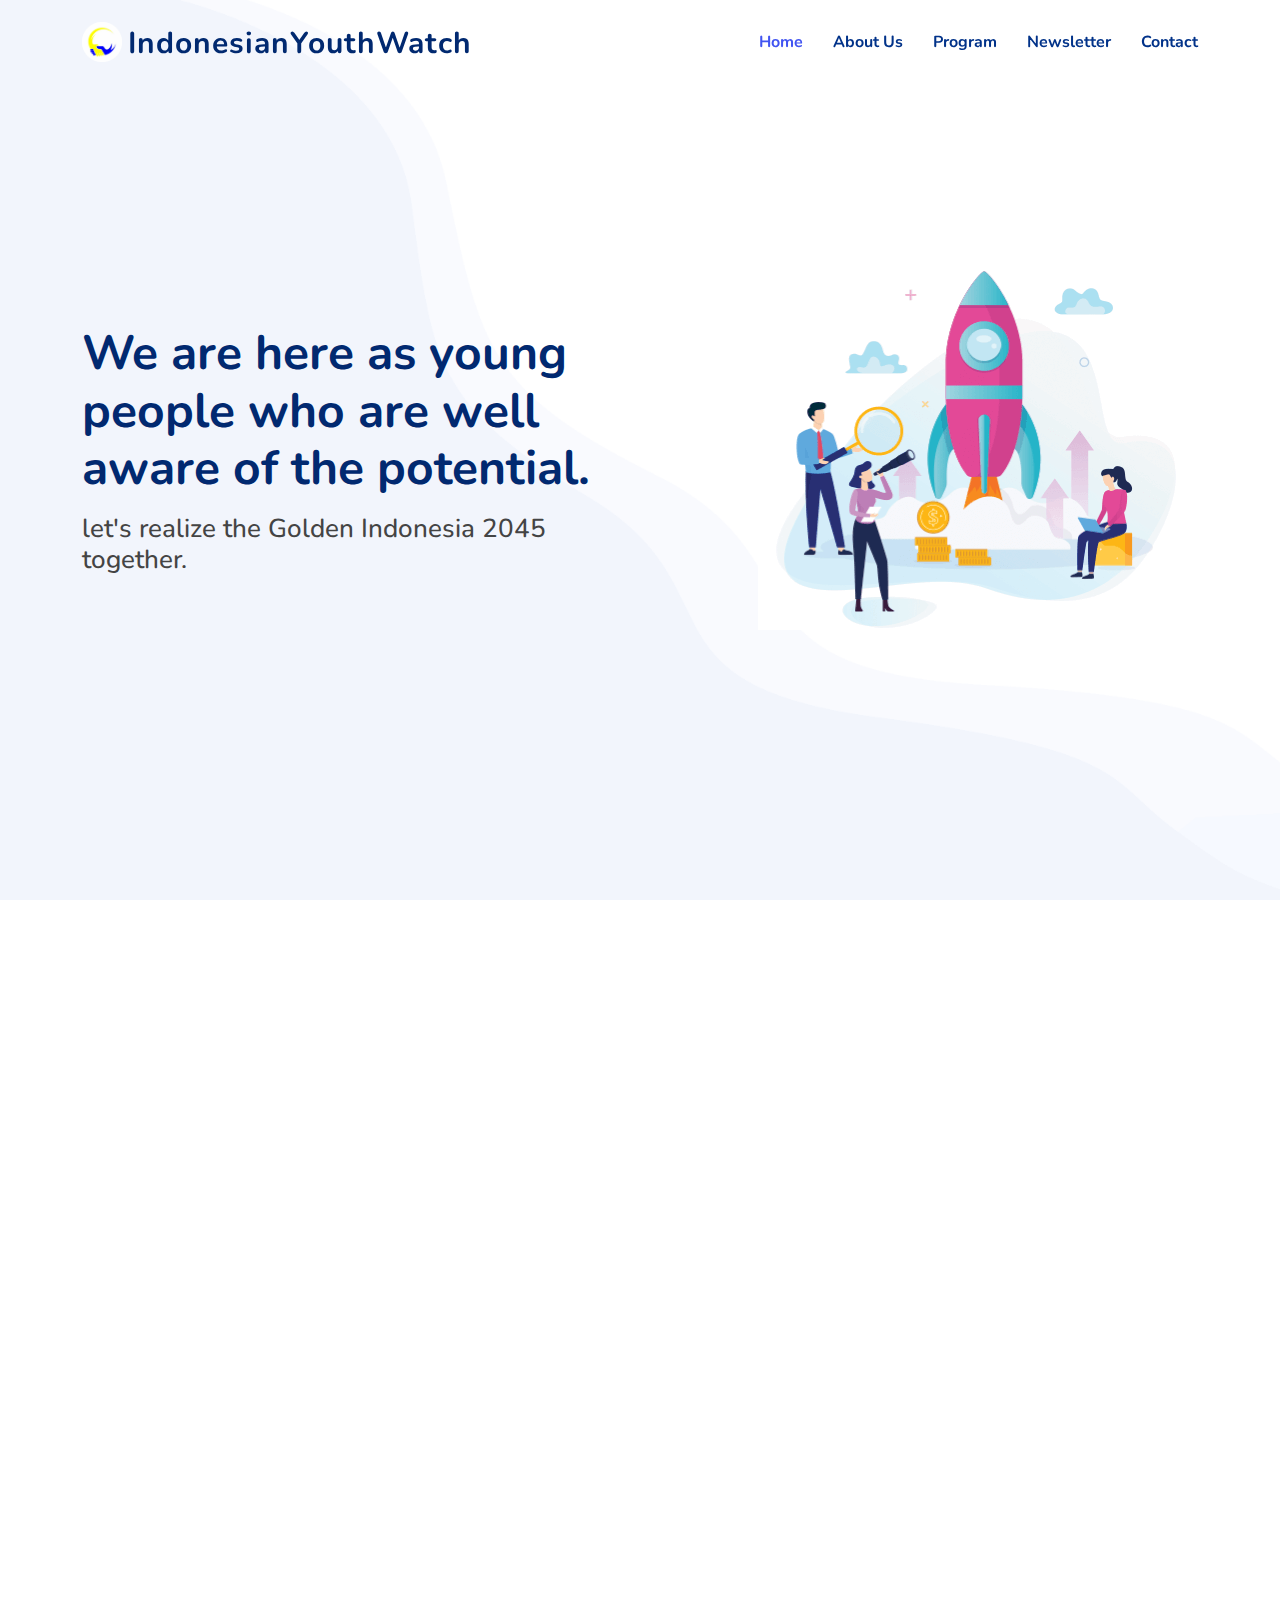
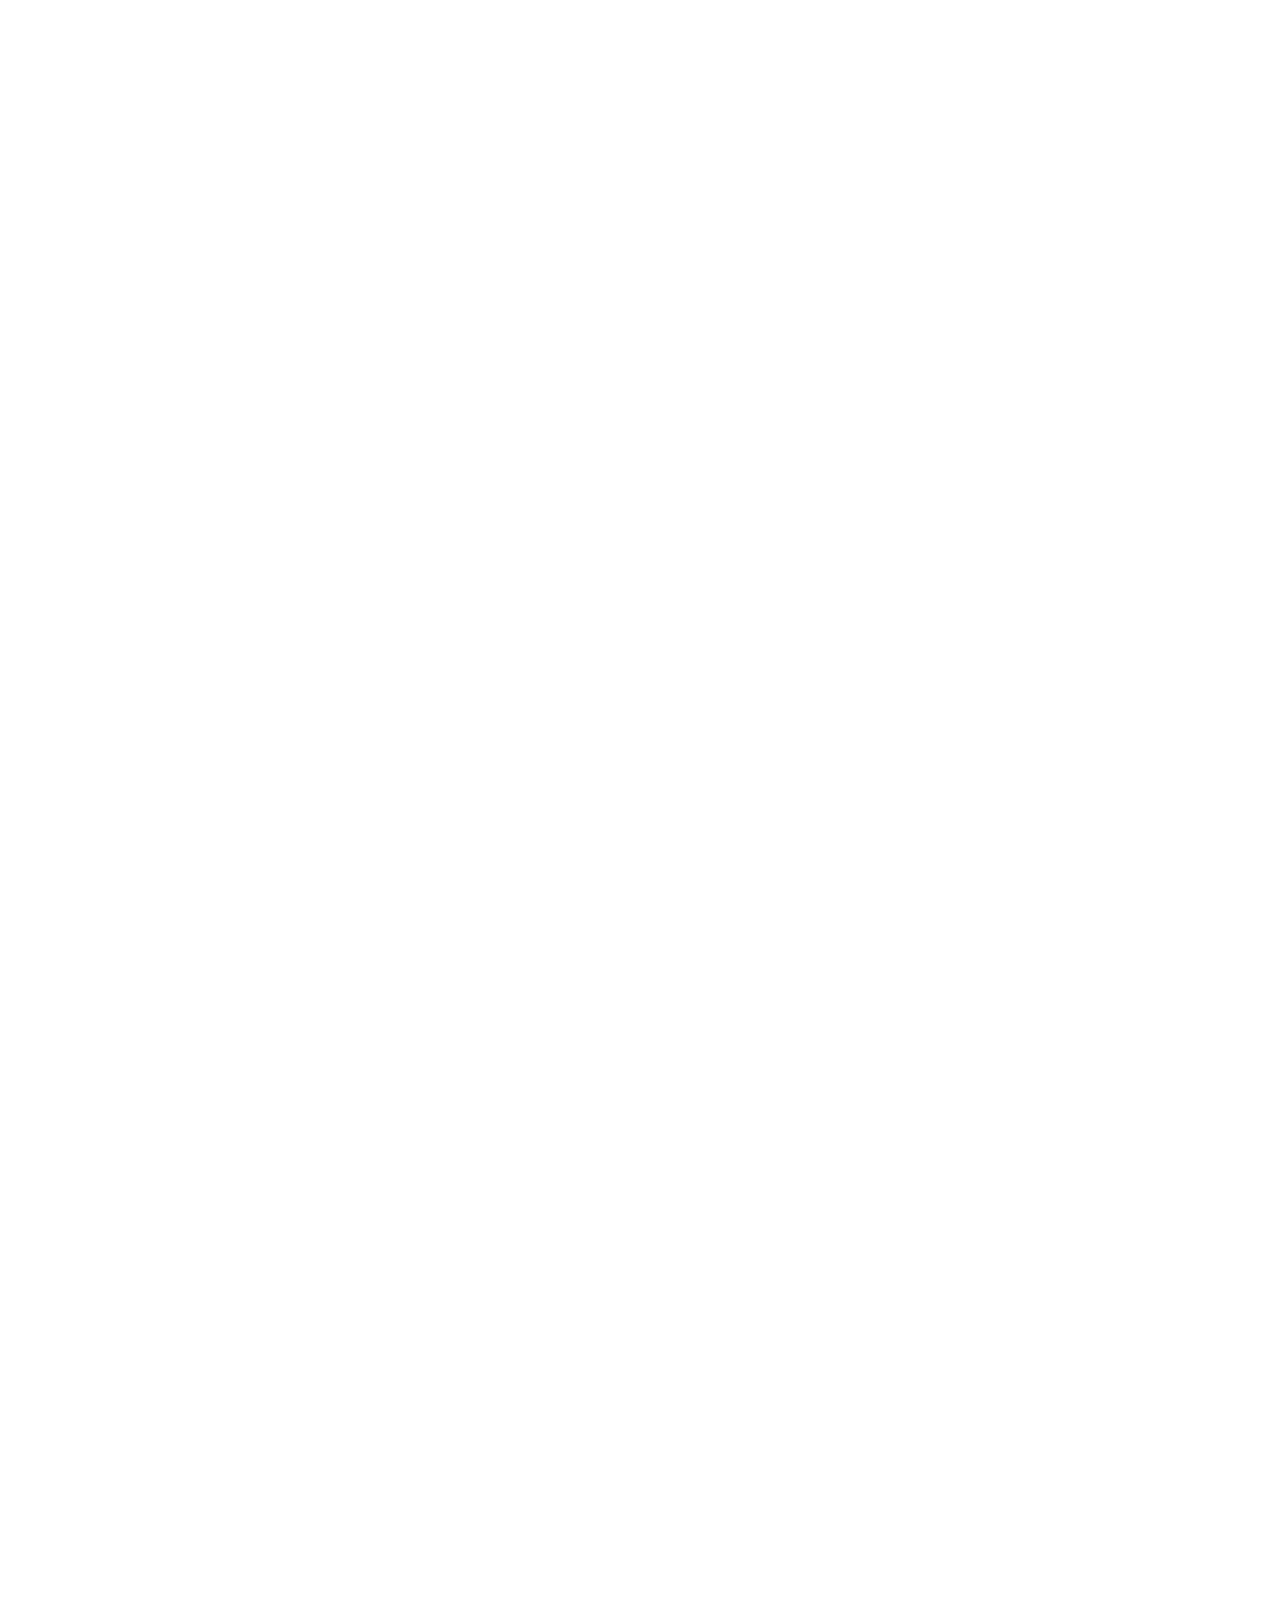
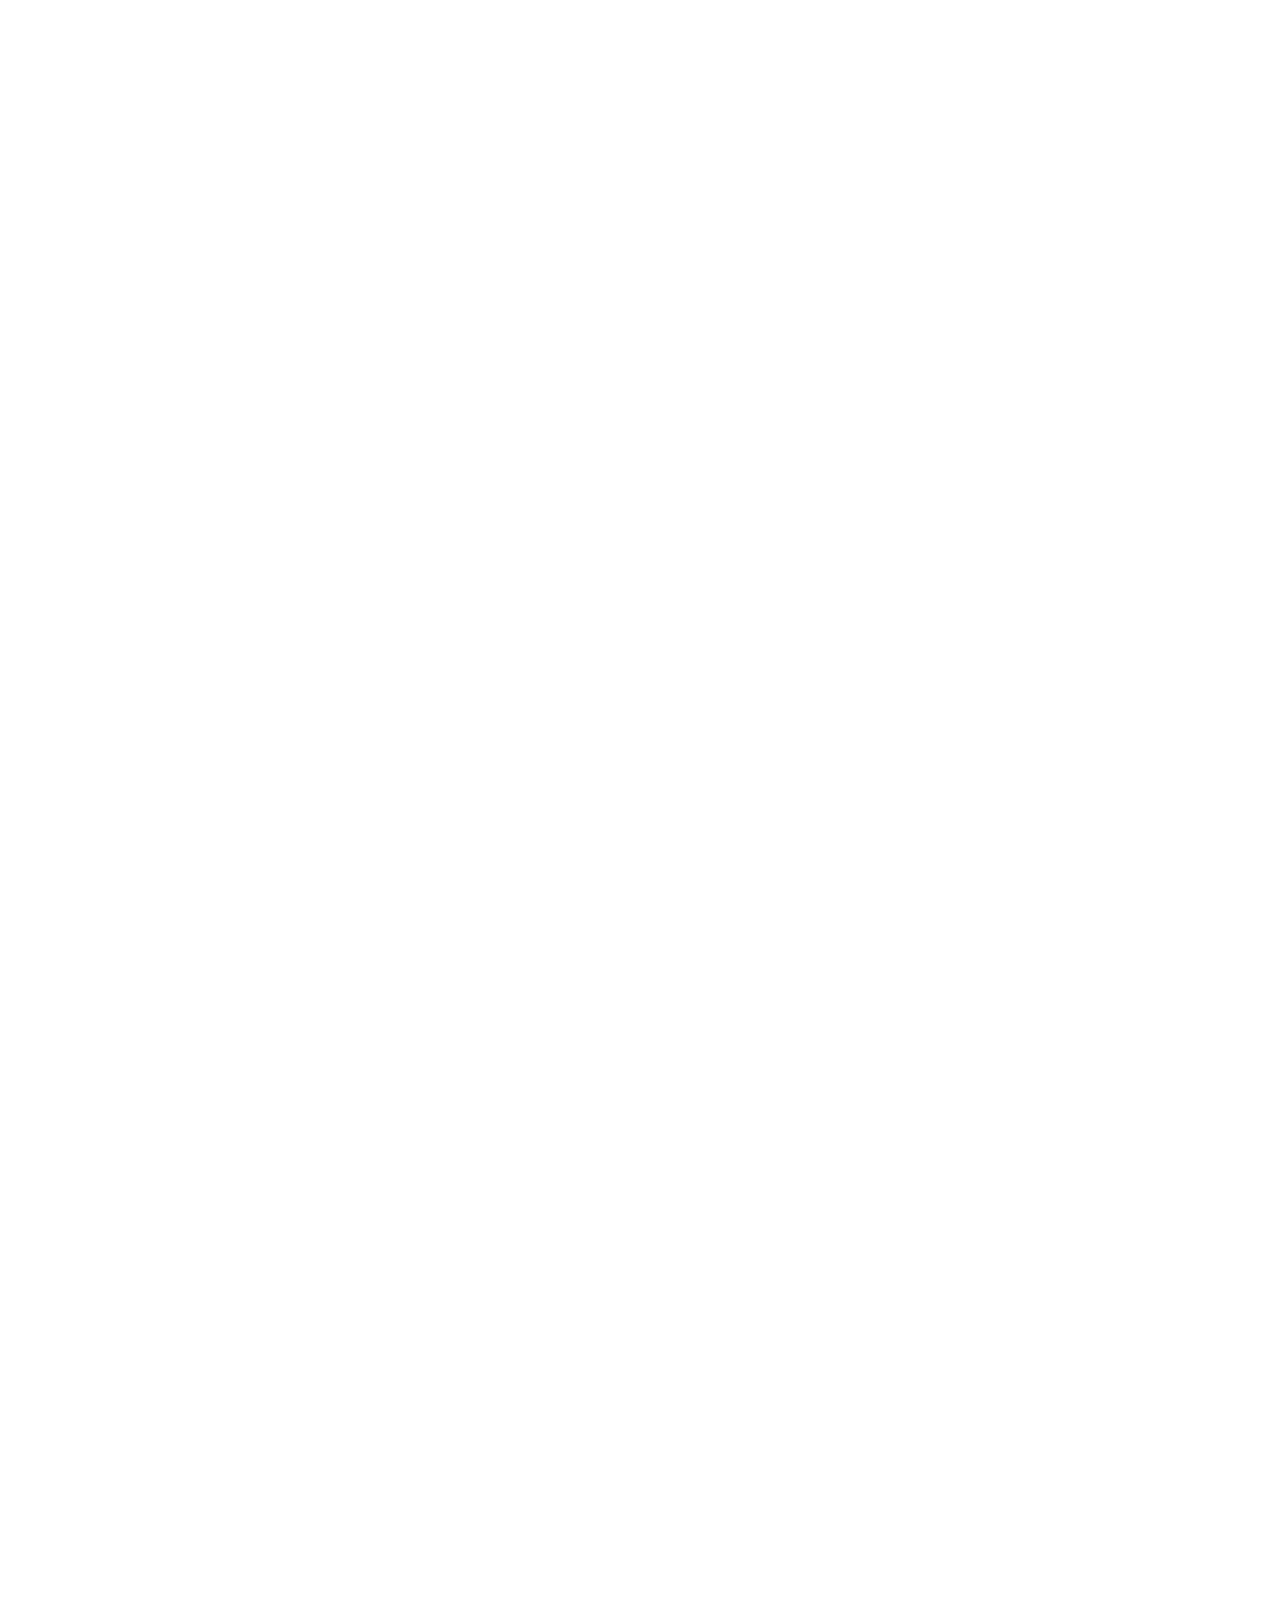
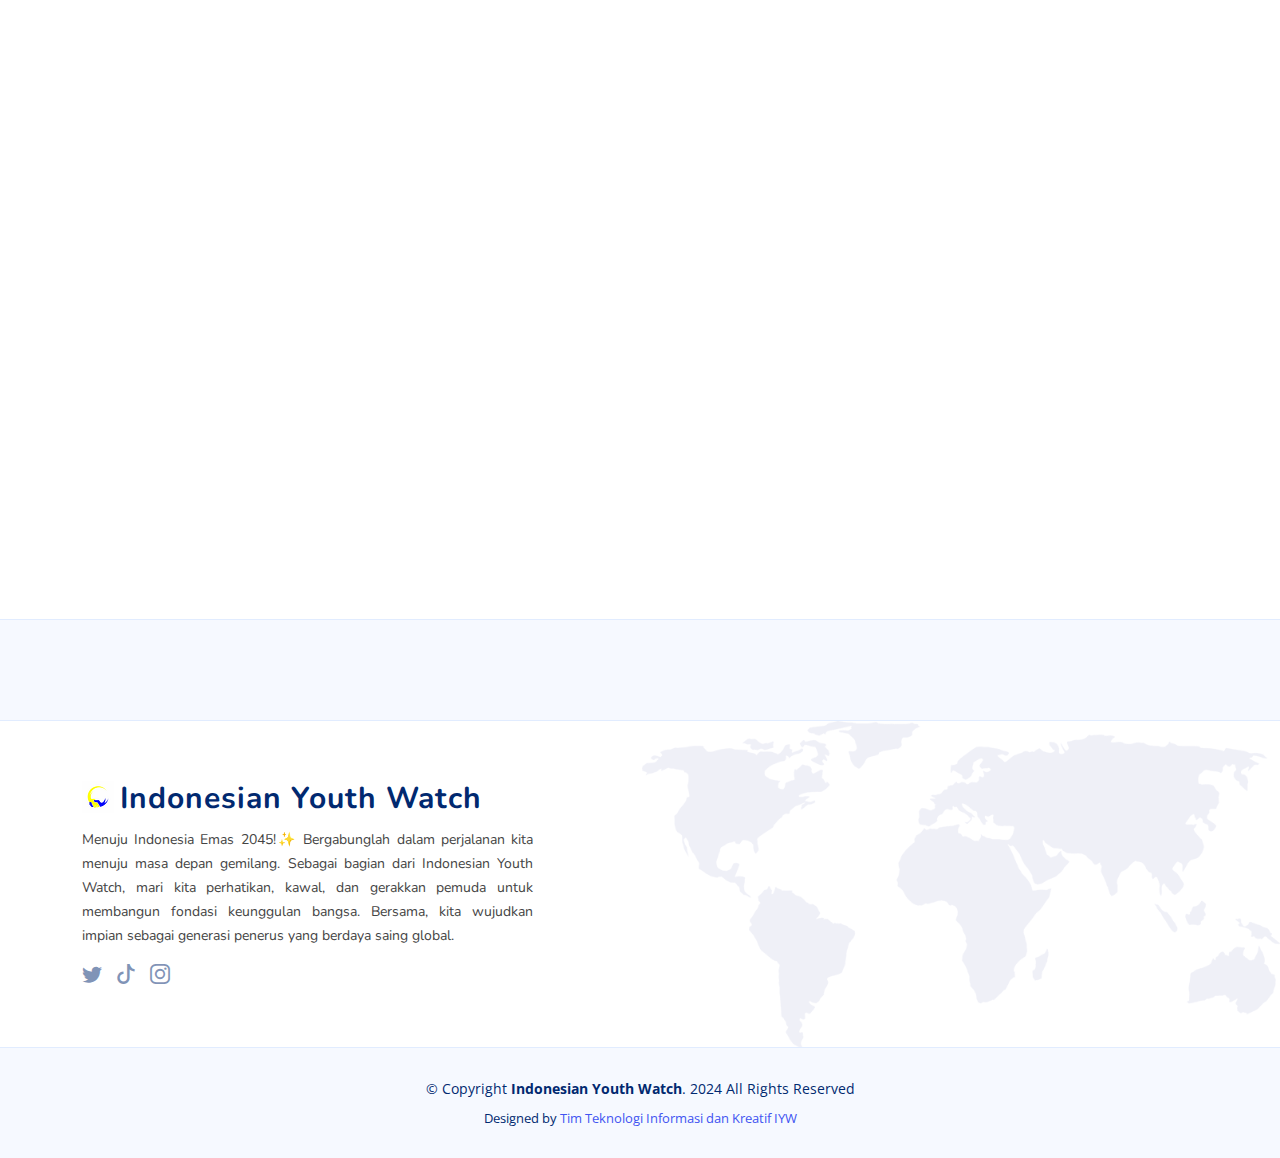
<file: index.html>
<!DOCTYPE html>
<html lang="en">
  <head>
    <meta charset="utf-8" />
    <meta content="width=device-width, initial-scale=1.0" name="viewport" />

    <title>Indonesian Youth Watch</title>
    <meta content="" name="description" />
    <meta content="" name="keywords" />

    <!-- Favicons -->
    <link href="assets/img/favicon-32x32.png" rel="icon" />
    <link
      href="assets/img/apple-touch-icon-180x180.png"
      rel="apple-touch-icon"
    />

    <!-- Google Fonts -->
    <link
      href="https://fonts.googleapis.com/css?family=Open+Sans:300,300i,400,400i,600,600i,700,700i|Nunito:300,300i,400,400i,600,600i,700,700i|Poppins:300,300i,400,400i,500,500i,600,600i,700,700i"
      rel="stylesheet"
    />

    <!-- Vendor CSS Files -->
    <link href="assets/vendor/aos/aos.css" rel="stylesheet" />
    <link
      href="assets/vendor/bootstrap/css/bootstrap.min.css"
      rel="stylesheet"
    />
    <link
      href="assets/vendor/bootstrap-icons/bootstrap-icons.css"
      rel="stylesheet"
    />
    <link
      href="assets/vendor/glightbox/css/glightbox.min.css"
      rel="stylesheet"
    />
    <link href="assets/vendor/remixicon/remixicon.css" rel="stylesheet" />
    <link href="assets/vendor/swiper/swiper-bundle.min.css" rel="stylesheet" />

    <!-- Template Main CSS File -->
    <link href="assets/css/style.css" rel="stylesheet" />

    <!-- =======================================================
  * Template Name: FlexStart
  * Template URL: https://bootstrapmade.com/flexstart-bootstrap-startup-template/
  * Updated: Mar 17 2024 with Bootstrap v5.3.3
  * Author: BootstrapMade.com
  * License: https://bootstrapmade.com/license/
  ======================================================== -->
  </head>

  <body>
    <!-- ======= Header ======= -->
    <header id="header" class="header fixed-top">
      <div
        class="container-fluid container-xl d-flex align-items-center justify-content-between"
      >
        <a href="index.html" class="logo d-flex align-items-center">
          <img src="assets/img/bulet.png" alt="" />
          <span>Indonesian</span> <br>
          <span>Youth</span><br>
          <span>Watch</span>
        </a>

        <nav id="navbar" class="navbar">
          <ul>
            <li><a class="nav-link scrollto active" href="#hero">Home</a></li>
            <li><a class="nav-link scrollto" href="#about">About Us</a></li>
            <li><a class="nav-link scrollto" href="#services">Program</a></li>
            <li>
              <a class="nav-link scrollto" href="#portfolio">Newsletter</a>
            </li>
            <!--    <li><a class="nav-link scrollto" href="#team">Contact</a></li>
         <li><a href="blog.html">Blog</a></li>
          <li class="dropdown"><a href="#"><span>Drop Down</span> <i class="bi bi-chevron-down"></i></a>
            <ul>
              <li><a href="#">Drop Down 1</a></li>
              <li class="dropdown"><a href="#"><span>Deep Drop Down</span> <i class="bi bi-chevron-right"></i></a>
                <ul>
                  <li><a href="#">Deep Drop Down 1</a></li>
                  <li><a href="#">Deep Drop Down 2</a></li>
                  <li><a href="#">Deep Drop Down 3</a></li>
                  <li><a href="#">Deep Drop Down 4</a></li>
                  <li><a href="#">Deep Drop Down 5</a></li>
                </ul>
              </li>
              <li><a href="#">Drop Down 2</a></li>
              <li><a href="#">Drop Down 3</a></li>
              <li><a href="#">Drop Down 4</a></li>
            </ul>
          </li>

          <li class="dropdown megamenu"><a href="#"><span>Mega Menu</span> <i class="bi bi-chevron-down"></i></a>
            <ul>
              <li>
                <a href="#">Column 1 link 1</a>
                <a href="#">Column 1 link 2</a>
                <a href="#">Column 1 link 3</a>
              </li>
              <li>
                <a href="#">Column 2 link 1</a>
                <a href="#">Column 2 link 2</a>
                <a href="#">Column 3 link 3</a>
              </li>
              <li>
                <a href="#">Column 3 link 1</a>
                <a href="#">Column 3 link 2</a>
                <a href="#">Column 3 link 3</a>
              </li>
              <li>
                <a href="#">Column 4 link 1</a>
                <a href="#">Column 4 link 2</a>
                <a href="#">Column 4 link 3</a>
              </li>
            </ul>
          </li>
        -->
            <li><a class="nav-link scrollto" href="#contact">Contact</a></li>
            <!--    <li><a class="getstarted scrollto" href="#about">Get Started</a></li> -->
          </ul>
          <i class="bi bi-list mobile-nav-toggle"></i>
        </nav>
        <!-- .navbar -->
      </div>
    </header>
    <!-- End Header -->

    <!-- ======= Hero Section ======= -->
    <section id="hero" class="hero d-flex align-items-center">
      <div class="container">
        <div class="row">
          <div class="col-lg-6 d-flex flex-column justify-content-center">
            <h1 data-aos="fade-up">
              We are here as young people who are well aware of the potential.
            </h1>
            <h2 data-aos="fade-up" data-aos-delay="400">
              let's realize the Golden Indonesia 2045 together.
            </h2>
            <div data-aos="fade-up" data-aos-delay="600">
              <div class="text-center text-lg-start">
            <!--    <a
                  href="#about"
                  class="btn-get-started scrollto d-inline-flex align-items-center justify-content-center align-self-center"
                >
                  <span>Get Started</span>
                  <i class="bi bi-arrow-right"></i>
                </a> -->
              </div>
            </div>
          </div>
          <div
            class="col-lg-6 hero-img"
            data-aos="zoom-out"
            data-aos-delay="200"
          >
            <img src="assets/img/values-2.png" class="img-fluid" alt="" />
          </div>
        </div>
      </div>
    </section>
    <!-- End Hero -->

    <main id="main">
      <!-- ======= About Section ======= -->
      <section id="about" class="about">
        <div class="container" data-aos="fade-up">
          <div class="row gx-0">
            <div
              class="col-lg-6 d-flex flex-column justify-content-center"
              data-aos="fade-up"
              data-aos-delay="200"
            >
              <div class="content">
                <h3>Who We Are ?</h3>
                <h2>
                  Indonesian Youth Watch adalah sebuah organisasi pemuda yang
                  memiliki semangat juang dalam memaksimalkan potensi Indonesia
                  Emas 2024
                </h2>
                <p>
                  Tumbuh bersama visi Indonesia Emas 2045! Indonesian Youth Watch
                  hadir sebagai wadah bagi generasi muda Indonesia untuk
                  berkontribusi dalam mewujudkan masa depan gemilang negara
                  kita. Dengan fokus pada pendidikan, pengembangan keterampilan,
                  dan pembangunan karakter, kami siap menjadi agen perubahan
                  yang memajukan Indonesia menuju cita-cita luar biasa tersebut.
                  Bergabunglah dengan kami dalam merajut mimpi-mimpi besar untuk
                  Indonesia! ✨
                </p>
                <div class="text-center text-lg-start">
               <!--   <a
                    href="#"
                    class="btn-read-more d-inline-flex align-items-center justify-content-center align-self-center"
                  >
                    <span>Read More</span>
                    <i class="bi bi-arrow-right"></i>
                  </a> -->
                </div>
              </div>
            </div>

            <div
              class="col-lg-6 d-flex align-items-center"
              data-aos="zoom-out"
              data-aos-delay="200"
            >
              <img src="assets/img/kumpul.jpeg" class="img-fluid" alt="" />
            </div>
          </div>
        </div>
      </section>
      <!-- End About Section -->

      <!-- ======= Features Section ======= -->
      <section id="features" class="features">
        <div class="container" data-aos="fade-up">
         
          <!-- Feature Tabs -->
          <div class="row feture-tabs" data-aos="fade-up">
            <div class="col-lg-6">
              <h3>
                VISI Indonesian Youth Watch
              </h3>

              <!-- Tabs -->
              <ul class="nav nav-pills mb-3">
                <li>
                  <a class="nav-blue" data-bs-toggle="pill" 
                    >Bonus Demografi</a
                  >
                </li>
                <li>
                  <a class="nav-blue" data-bs-toggle="pill" 
                    >Sumber Daya Alam</a
                  >
                </li>
                <li>
                  <a class="nav-blue" data-bs-toggle="pill" 
                    >Pasar Konsumen</a
                  >
                </li>
              </ul>
              <!-- End Tabs -->

              <!-- Tab Content -->
              <div class="tab-content">
                <div class="tab-pane fade show active" id="tab1">
                  <p style="text-align: justify;">
                    Bonus Demografi -> dalam sektor populasi manusia lebih banyak angka produktif yang siap bekerja dan 
                    Indonesia Youth Watch (IYW) harus siap memberikan edukasi & pelatihan untuk menciptakan SDM unggul.
                  </p>
                 
                  <p style="text-align: justify;">
                    Sumber Daya Alam -> Indonesia memiliki SDA dalam sektor Nikel, emas, batu bara dll. yang begitu melimpah, Indonesia Youth Watch (IYW) siap memberikan dukungan terhadap kebijakan hilirisasi,
                     mengelola bahan mentah menjadi setengah jadi dengan sale value yang lebih tinggi & akan baik buat ekonomi indonesia
                  </p>
                 
                  <p style="text-align: justify;">
                    Pasar Konsumen -> Tahun 2022 indonesia memliki penduduk 278 juta jiwa menduduki urutan ke empat negara dengan penduduk terbanyak didunia. dan salah satu negara dengan tingkat konsumtif tertinggi di dunia, 
                    Indonesia Youth Watch (IYW) hadir berkolaborasi dengan pemerintah menjadikan indonesia sebagai negara produsen dengan menciptakan para Golden Youth menjadi seorang interpreurship yang unggul dibidangnya.
                  </p>
                </div>
                <!-- End Tab 1 Content -->

                <div class="tab-pane fade show" id="tab2">
                  <p>
                    Consequuntur inventore voluptates consequatur aut vel et.
                    Eos doloribus expedita. Sapiente atque consequatur minima
                    nihil quae aspernatur quo suscipit voluptatem.
                  </p>
                  <div class="d-flex align-items-center mb-2">
                    <i class="bi bi-check2"></i>
                    <h4>
                      Repudiandae rerum velit modi et officia quasi facilis
                    </h4>
                  </div>
                  <p>
                    Laborum omnis voluptates voluptas qui sit aliquam
                    blanditiis. Sapiente minima commodi dolorum non eveniet
                    magni quaerat nemo et.
                  </p>
                  <div class="d-flex align-items-center mb-2">
                    <i class="bi bi-check2"></i>
                    <h4>Incidunt non veritatis illum ea ut nisi</h4>
                  </div>
                  <p>
                    Non quod totam minus repellendus autem sint velit. Rerum
                    debitis facere soluta tenetur. Iure molestiae assumenda sunt
                    qui inventore eligendi voluptates nisi at. Dolorem quo
                    tempora. Quia et perferendis.
                  </p>
                </div>
                <!-- End Tab 2 Content -->

                <div class="tab-pane fade show" id="tab3">
                  <p>
                    Consequuntur inventore voluptates consequatur aut vel et.
                    Eos doloribus expedita. Sapiente atque consequatur minima
                    nihil quae aspernatur quo suscipit voluptatem.
                  </p>
                  <div class="d-flex align-items-center mb-2">
                    <i class="bi bi-check2"></i>
                    <h4>
                      Repudiandae rerum velit modi et officia quasi facilis
                    </h4>
                  </div>
                  <p>
                    Laborum omnis voluptates voluptas qui sit aliquam
                    blanditiis. Sapiente minima commodi dolorum non eveniet
                    magni quaerat nemo et.
                  </p>
                  <div class="d-flex align-items-center mb-2">
                    <i class="bi bi-check2"></i>
                    <h4>Incidunt non veritatis illum ea ut nisi</h4>
                  </div>
                  <p>
                    Non quod totam minus repellendus autem sint velit. Rerum
                    debitis facere soluta tenetur. Iure molestiae assumenda sunt
                    qui inventore eligendi voluptates nisi at. Dolorem quo
                    tempora. Quia et perferendis.
                  </p>
                </div>
                <!-- End Tab 3 Content -->
              </div>
            </div>

            <div class="col-lg-6">
              <img src="assets/img/youth.jpg" class="img-fluid" alt="" />
            </div>
          </div>
          <!-- End Feature Tabs -->

          <!-- Feature Icons -->
          <div class="row feature-icons" data-aos="fade-up">
            <h3>filosofi Logo Indonesian Youth Watch</h3>

            <div class="row">
              <div
                class="col-xl-4 text-center"
                data-aos="fade-right"
                data-aos-delay="100"
              >
                <img
                  src="assets/img/muda.png"
                  class="img-fluid p-4"
                  alt=""
                />
              </div>

              <div class="col-xl-8 d-flex content">
                <div class="row align-self-center gy-4">
               <div class="col-md-6 icon-box" data-aos="fade-up">
                 <!--   <i class="ri-line-chart-line"></i> -->
                    <div>
                      <h4>Jabat Tangan</h4>
                      <p style="text-align: justify;">
                        Jabat tangan memiliki arti persatuan, 
                        persahabatan dan kerja sama yang dimana pemuda harus terus memiliki rasa persatuan
                         dan persahabatan yang tinggi antar kelompok.
                      </p>
                    </div>
                  </div>

                  <div
                    class="col-md-6 icon-box"
                    data-aos="fade-up"
                    data-aos-delay="100"
                  >
                 <!--   <i class="ri-stack-line"></i> -->
                    <div>
                      <h4>Bulan Sabit</h4>
                      <p style="text-align: justify;">
                        Bulan sabit memiliki arti energi harapan yang dimana pemuda
                         harus menjadi harapan bagi masyarakat sebagai agen pembaharuan 
                         dalam setiap permasalahan yang terjadi di masyarakat.
                      </p>
                    </div>
                  </div>

                  <div
                    class="col-md-6 icon-box"
                    data-aos="fade-up"
                    data-aos-delay="200"
                  >
                  <!--  <i class="ri-brush-4-line"></i> -->
                    <div>
                      <h4>4 Runcing</h4>
                      <p style="text-align: justify;">
                        4 runcing memiliki arti 4 pilar Visi pemuda dalam mewujudkan indonesia emas 2045 yaitu :
                        <ul> 
                    <li>     Pembangunan Manusia serta Penguasaaan Ilmu Pengetahuan dan Teknologi, </li>
                    <li>     Pembangunan Ekonomi Berkelanjutan, </li>
                    <li>     Pemerataan Pembangunan, </li>
                    <li>     Pemantapan Ketahanan Nasional dan Tata Kelola Kepemerintahan. </li>
                      </ul>
                      </p>
                    </div>
                  </div>

                  <div
                    class="col-md-6 icon-box"
                    data-aos="fade-up"
                    data-aos-delay="300"
                  >
                 <!--   <i class="ri-magic-line"></i> -->
                    <div>
                      <h4>Warna Kuning</h4>
                      <p style="text-align: justify;">
                        Warna kuning memiliki arti optimisme dan kreatifitas yang dimana pemuda harus memiliki 
                        jiwa optimisme dalam setiap tantangan 
                        dan kreatifitas dalam menyelesaikan masalah maupun membuat gagasan.
                      </p>
                    </div>
                  </div>

                  <div
                    class="col-md-6 icon-box"
                    data-aos="fade-up"
                    data-aos-delay="400"
                  >
                  <!---  <i class="ri-command-line"></i> -->
                    <div>
                      <h4>Warna Biru</h4>
                      <p style="text-align: justify;">
                        Warna biru memiliki arti loyalitas dan tanggung jawab yang dimana pemuda harus 
                        memiliki rasa loyalitas yang tinggi serta memiliki rasa tanggung jawab terhadap berbagai macam persoalan.
                      </p>
                    </div>
                  </div>

                  <div
                    class="col-md-6 icon-box"
                    data-aos="fade-up"
                    data-aos-delay="500"
                  >
                  <!--  <i class="ri-radar-line"></i>
                    <div>
                      <h4>Explicabo consectetur</h4>
                      <p>
                        Est autem dicta beatae suscipit. Sint veritatis et sit
                        quasi ab aut inventore
                      </p> -->
                    </div>
                  </div>
                </div>
              </div>
            </div>
          </div>
          <!-- End Feature Icons -->
        </div>
      </section>
      <!-- End Features Section -->

      <!-- ======= Services Section ======= -->
      <section id="services" class="services">
        <div class="container" data-aos="fade-up">
          <header class="section-header">
            <h2>Program</h2>
            <p>Kami memiliki 3 Program Unggulan yang akan menjadi wadah untuk masyarakat khususnya pemuda dalam
               mengembangkan potensi serta skil dalam dirinya. </p>
          </header>

          <div class="row gy-4">
            <div
              class="col-lg-4 col-md-6"
              data-aos="fade-up"
              data-aos-delay="200"
            >
              <div class="service-box blue">
                <i class="ri-discuss-line icon"></i>
                <h3>Notif (Nongkrong Inspiratif)</h3>
                <p style="text-align: justify;">
                  Paham kan, kalau biasanya masyarakat bahkan pemuda itu kalau 
                  ngumpul ngapain lagi kalau bukan gibah atau main game. Nah 
                  dalam mendukung perjalanan bangsa ini kedepannya, kami menyuguhkan 
                  program asik dimana kita bukan hanya sekedar Nongkrong biasa,melainkan
                  Nongkrong penuh wawasan, gagasan, dan penuh Inspiratif. Yuuk ikut 
                  coba aja dulu ketagihan dehh pastinya.
                </p>
               <!-- <a href="#" class="read-more"
                  ><span>Read More</span> <i class="bi bi-arrow-right"></i
                ></a> -->
              </div>
            </div>

            <div
              class="col-lg-4 col-md-6"
              data-aos="fade-up"
              data-aos-delay="300"
            >
              <div class="service-box orange">
                <i class="ri-discuss-line icon"></i>
                <h3>ASBAK (Asah Bakat)</h3>
                <p style="text-align: justify;">
                  Nahh ini keren nih, Bakat apa nih yang kamu punya? yuuk kita 
                  kembangkan bersama!
                </p>
             <!--   <a href="#" class="read-more"
                  ><span>Read More</span> <i class="bi bi-arrow-right"></i
                ></a> -->
              </div>
            </div>

            <div
              class="col-lg-4 col-md-6"
              data-aos="fade-up"
              data-aos-delay="400"
            >
              <div class="service-box green">
                <i class="ri-discuss-line icon"></i>
                <h3>SERIBU (Serap Ilmu Baru)</h3>
                <p style="text-align: justify;">
                  Sttt mau lebih keren dari yang lain gak ?, sinii ikuut 
                  bakal ada banyak tips-tips keren,life hack buat kamu yang
                  ingin satu level diatas yang lain. Ahh rugi dehh kalo kamu 
                  gak iku yang ini. Yuuk naik satu level diatas yang lain ! 
                </p>
              <!--  <a href="#" class="read-more"
                  ><span>Read More</span> <i class="bi bi-arrow-right"></i
                ></a> -->
              </div>
            </div>

       <!--  <div
              class="col-lg-4 col-md-6"
              data-aos="fade-up"
              data-aos-delay="500"
            >
              <div class="service-box red">
                <i class="ri-discuss-line icon"></i>
                <h3>Asperiores Commodi</h3>
                <p>
                  Non et temporibus minus omnis sed dolor esse consequatur.
                  Cupiditate sed error ea fuga sit provident adipisci neque.
                </p>
                <a href="#" class="read-more"
                  ><span>Read More</span> <i class="bi bi-arrow-right"></i
                ></a>
              </div>
            </div>

            <div
              class="col-lg-4 col-md-6"
              data-aos="fade-up"
              data-aos-delay="600"
            >
              <div class="service-box purple">
                <i class="ri-discuss-line icon"></i>
                <h3>Velit Doloremque.</h3>
                <p>
                  Cumque et suscipit saepe. Est maiores autem enim facilis ut
                  aut ipsam corporis aut. Sed animi at autem alias eius labore.
                </p>
                <a href="#" class="read-more"
                  ><span>Read More</span> <i class="bi bi-arrow-right"></i
                ></a>
              </div>
            </div>

            <div
              class="col-lg-4 col-md-6"
              data-aos="fade-up"
              data-aos-delay="700"
            >
              <div class="service-box pink">
                <i class="ri-discuss-line icon"></i>
                <h3>Dolori Architecto</h3>
                <p>
                  Hic molestias ea quibusdam eos. Fugiat enim doloremque aut
                  neque non et debitis iure. Corrupti recusandae ducimus enim.
                </p>
                <a href="#" class="read-more"
                  ><span>Read More</span> <i class="bi bi-arrow-right"></i
                ></a>
              </div>
            </div>
          </div> -->
        </div>
      </section>
      <!-- End Services Section -->

      <!-- ======= Portfolio Section ======= 
      <section id="portfolio" class="portfolio">
        <div class="container" data-aos="fade-up">
          <header class="section-header">
            <h2>Portfolio</h2>
            <p>Check our latest work</p>
          </header>

          <div class="row" data-aos="fade-up" data-aos-delay="100">
            <div class="col-lg-12 d-flex justify-content-center">
              <ul id="portfolio-flters">
                <li data-filter="*" class="filter-active">All</li>
                <li data-filter=".filter-app">App</li>
                <li data-filter=".filter-card">Card</li>
                <li data-filter=".filter-web">Web</li>
              </ul>
            </div>
          </div>

          <div
            class="row gy-4 portfolio-container"
            data-aos="fade-up"
            data-aos-delay="200"
          >
            <div class="col-lg-4 col-md-6 portfolio-item filter-app">
              <div class="portfolio-wrap">
                <img
                  src="assets/img/portfolio/portfolio-1.jpg"
                  class="img-fluid"
                  alt=""
                />
                <div class="portfolio-info">
                  <h4>App 1</h4>
                  <p>App</p>
                  <div class="portfolio-links">
                    <a
                      href="assets/img/portfolio/portfolio-1.jpg"
                      data-gallery="portfolioGallery"
                      class="portfokio-lightbox"
                      title="App 1"
                      ><i class="bi bi-plus"></i
                    ></a>
                    <a href="portfolio-details.html" title="More Details"
                      ><i class="bi bi-link"></i
                    ></a>
                  </div>
                </div>
              </div>
            </div>

            <div class="col-lg-4 col-md-6 portfolio-item filter-web">
              <div class="portfolio-wrap">
                <img
                  src="assets/img/portfolio/portfolio-2.jpg"
                  class="img-fluid"
                  alt=""
                />
                <div class="portfolio-info">
                  <h4>Web 3</h4>
                  <p>Web</p>
                  <div class="portfolio-links">
                    <a
                      href="assets/img/portfolio/portfolio-2.jpg"
                      data-gallery="portfolioGallery"
                      class="portfokio-lightbox"
                      title="Web 3"
                      ><i class="bi bi-plus"></i
                    ></a>
                    <a href="portfolio-details.html" title="More Details"
                      ><i class="bi bi-link"></i
                    ></a>
                  </div>
                </div>
              </div>
            </div>

            <div class="col-lg-4 col-md-6 portfolio-item filter-app">
              <div class="portfolio-wrap">
                <img
                  src="assets/img/portfolio/portfolio-3.jpg"
                  class="img-fluid"
                  alt=""
                />
                <div class="portfolio-info">
                  <h4>App 2</h4>
                  <p>App</p>
                  <div class="portfolio-links">
                    <a
                      href="assets/img/portfolio/portfolio-3.jpg"
                      data-gallery="portfolioGallery"
                      class="portfokio-lightbox"
                      title="App 2"
                      ><i class="bi bi-plus"></i
                    ></a>
                    <a href="portfolio-details.html" title="More Details"
                      ><i class="bi bi-link"></i
                    ></a>
                  </div>
                </div>
              </div>
            </div>

            <div class="col-lg-4 col-md-6 portfolio-item filter-card">
              <div class="portfolio-wrap">
                <img
                  src="assets/img/portfolio/portfolio-4.jpg"
                  class="img-fluid"
                  alt=""
                />
                <div class="portfolio-info">
                  <h4>Card 2</h4>
                  <p>Card</p>
                  <div class="portfolio-links">
                    <a
                      href="assets/img/portfolio/portfolio-4.jpg"
                      data-gallery="portfolioGallery"
                      class="portfokio-lightbox"
                      title="Card 2"
                      ><i class="bi bi-plus"></i
                    ></a>
                    <a href="portfolio-details.html" title="More Details"
                      ><i class="bi bi-link"></i
                    ></a>
                  </div>
                </div>
              </div>
            </div>

            <div class="col-lg-4 col-md-6 portfolio-item filter-web">
              <div class="portfolio-wrap">
                <img
                  src="assets/img/portfolio/portfolio-5.jpg"
                  class="img-fluid"
                  alt=""
                />
                <div class="portfolio-info">
                  <h4>Web 2</h4>
                  <p>Web</p>
                  <div class="portfolio-links">
                    <a
                      href="assets/img/portfolio/portfolio-5.jpg"
                      data-gallery="portfolioGallery"
                      class="portfokio-lightbox"
                      title="Web 2"
                      ><i class="bi bi-plus"></i
                    ></a>
                    <a href="portfolio-details.html" title="More Details"
                      ><i class="bi bi-link"></i
                    ></a>
                  </div>
                </div>
              </div>
            </div>

            <div class="col-lg-4 col-md-6 portfolio-item filter-app">
              <div class="portfolio-wrap">
                <img
                  src="assets/img/portfolio/portfolio-6.jpg"
                  class="img-fluid"
                  alt=""
                />
                <div class="portfolio-info">
                  <h4>App 3</h4>
                  <p>App</p>
                  <div class="portfolio-links">
                    <a
                      href="assets/img/portfolio/portfolio-6.jpg"
                      data-gallery="portfolioGallery"
                      class="portfokio-lightbox"
                      title="App 3"
                      ><i class="bi bi-plus"></i
                    ></a>
                    <a href="portfolio-details.html" title="More Details"
                      ><i class="bi bi-link"></i
                    ></a>
                  </div>
                </div>
              </div>
            </div>

            <div class="col-lg-4 col-md-6 portfolio-item filter-card">
              <div class="portfolio-wrap">
                <img
                  src="assets/img/portfolio/portfolio-7.jpg"
                  class="img-fluid"
                  alt=""
                />
                <div class="portfolio-info">
                  <h4>Card 1</h4>
                  <p>Card</p>
                  <div class="portfolio-links">
                    <a
                      href="assets/img/portfolio/portfolio-7.jpg"
                      data-gallery="portfolioGallery"
                      class="portfokio-lightbox"
                      title="Card 1"
                      ><i class="bi bi-plus"></i
                    ></a>
                    <a href="portfolio-details.html" title="More Details"
                      ><i class="bi bi-link"></i
                    ></a>
                  </div>
                </div>
              </div>
            </div>

            <div class="col-lg-4 col-md-6 portfolio-item filter-card">
              <div class="portfolio-wrap">
                <img
                  src="assets/img/portfolio/portfolio-8.jpg"
                  class="img-fluid"
                  alt=""
                />
                <div class="portfolio-info">
                  <h4>Card 3</h4>
                  <p>Card</p>
                  <div class="portfolio-links">
                    <a
                      href="assets/img/portfolio/portfolio-8.jpg"
                      data-gallery="portfolioGallery"
                      class="portfokio-lightbox"
                      title="Card 3"
                      ><i class="bi bi-plus"></i
                    ></a>
                    <a href="portfolio-details.html" title="More Details"
                      ><i class="bi bi-link"></i
                    ></a>
                  </div>
                </div>
              </div>
            </div>

            <div class="col-lg-4 col-md-6 portfolio-item filter-web">
              <div class="portfolio-wrap">
                <img
                  src="assets/img/portfolio/portfolio-9.jpg"
                  class="img-fluid"
                  alt=""
                />
                <div class="portfolio-info">
                  <h4>Web 3</h4>
                  <p>Web</p>
                  <div class="portfolio-links">
                    <a
                      href="assets/img/portfolio/portfolio-9.jpg"
                      data-gallery="portfolioGallery"
                      class="portfokio-lightbox"
                      title="Web 3"
                      ><i class="bi bi-plus"></i
                    ></a>
                    <a href="portfolio-details.html" title="More Details"
                      ><i class="bi bi-link"></i
                    ></a>
                  </div>
                </div>
              </div>
            </div>
          </div>
        </div>
      </section>
       End Portfolio Section -->

      <!-- ======= Testimonials Section ======= 
      <section id="testimonials" class="testimonials">
        <div class="container" data-aos="fade-up">
          <header class="section-header">
            <h2>Testimonials</h2>
            <p>What they are saying about us</p>
          </header>

          <div
            class="testimonials-slider swiper"
            data-aos="fade-up"
            data-aos-delay="200"
          >
            <div class="swiper-wrapper">
              <div class="swiper-slide">
                <div class="testimonial-item">
                  <div class="stars">
                    <i class="bi bi-star-fill"></i
                    ><i class="bi bi-star-fill"></i
                    ><i class="bi bi-star-fill"></i
                    ><i class="bi bi-star-fill"></i
                    ><i class="bi bi-star-fill"></i>
                  </div>
                  <p>
                    Proin iaculis purus consequat sem cure digni ssim donec
                    porttitora entum suscipit rhoncus. Accusantium quam,
                    ultricies eget id, aliquam eget nibh et. Maecen aliquam,
                    risus at semper.
                  </p>
                  <div class="profile mt-auto">
                    <img
                      src="assets/img/testimonials/testimonials-1.jpg"
                      class="testimonial-img"
                      alt=""
                    />
                    <h3>Saul Goodman</h3>
                    <h4>Ceo &amp; Founder</h4>
                  </div>
                </div>
              </div>
             

              <div class="swiper-slide">
                <div class="testimonial-item">
                  <div class="stars">
                    <i class="bi bi-star-fill"></i
                    ><i class="bi bi-star-fill"></i
                    ><i class="bi bi-star-fill"></i
                    ><i class="bi bi-star-fill"></i
                    ><i class="bi bi-star-fill"></i>
                  </div>
                  <p>
                    Export tempor illum tamen malis malis eram quae irure esse
                    labore quem cillum quid cillum eram malis quorum velit fore
                    eram velit sunt aliqua noster fugiat irure amet legam anim
                    culpa.
                  </p>
                  <div class="profile mt-auto">
                    <img
                      src="assets/img/testimonials/testimonials-2.jpg"
                      class="testimonial-img"
                      alt=""
                    />
                    <h3>Sara Wilsson</h3>
                    <h4>Designer</h4>
                  </div>
                </div>
              </div>
              

              <div class="swiper-slide">
                <div class="testimonial-item">
                  <div class="stars">
                    <i class="bi bi-star-fill"></i
                    ><i class="bi bi-star-fill"></i
                    ><i class="bi bi-star-fill"></i
                    ><i class="bi bi-star-fill"></i
                    ><i class="bi bi-star-fill"></i>
                  </div>
                  <p>
                    Enim nisi quem export duis labore cillum quae magna enim
                    sint quorum nulla quem veniam duis minim tempor labore quem
                    eram duis noster aute amet eram fore quis sint minim.
                  </p>
                  <div class="profile mt-auto">
                    <img
                      src="assets/img/testimonials/testimonials-3.jpg"
                      class="testimonial-img"
                      alt=""
                    />
                    <h3>Jena Karlis</h3>
                    <h4>Store Owner</h4>
                  </div>
                </div>
              </div>
             

              <div class="swiper-slide">
                <div class="testimonial-item">
                  <div class="stars">
                    <i class="bi bi-star-fill"></i
                    ><i class="bi bi-star-fill"></i
                    ><i class="bi bi-star-fill"></i
                    ><i class="bi bi-star-fill"></i
                    ><i class="bi bi-star-fill"></i>
                  </div>
                  <p>
                    Fugiat enim eram quae cillum dolore dolor amet nulla culpa
                    multos export minim fugiat minim velit minim dolor enim duis
                    veniam ipsum anim magna sunt elit fore quem dolore labore
                    illum veniam.
                  </p>
                  <div class="profile mt-auto">
                    <img
                      src="assets/img/testimonials/testimonials-4.jpg"
                      class="testimonial-img"
                      alt=""
                    />
                    <h3>Matt Brandon</h3>
                    <h4>Freelancer</h4>
                  </div>
                </div>
              </div>
              

              <div class="swiper-slide">
                <div class="testimonial-item">
                  <div class="stars">
                    <i class="bi bi-star-fill"></i
                    ><i class="bi bi-star-fill"></i
                    ><i class="bi bi-star-fill"></i
                    ><i class="bi bi-star-fill"></i
                    ><i class="bi bi-star-fill"></i>
                  </div>
                  <p>
                    Quis quorum aliqua sint quem legam fore sunt eram irure
                    aliqua veniam tempor noster veniam enim culpa labore duis
                    sunt culpa nulla illum cillum fugiat legam esse veniam culpa
                    fore nisi cillum quid.
                  </p>
                  <div class="profile mt-auto">
                    <img
                      src="assets/img/testimonials/testimonials-5.jpg"
                      class="testimonial-img"
                      alt=""
                    />
                    <h3>John Larson</h3>
                    <h4>Entrepreneur</h4>
                  </div>
                </div>
              </div>
              
            </div>
            <div class="swiper-pagination"></div>
          </div>
        </div>
      </section>
       End Testimonials Section -->

      <!-- ======= Team Section ======= 
      <section id="team" class="team">
        <div class="container" data-aos="fade-up">
          <header class="section-header">
            <h2>Team</h2>
            <p>Our hard working team</p>
          </header>

          <div class="row gy-4">
            <div
              class="col-lg-3 col-md-6 d-flex align-items-stretch"
              data-aos="fade-up"
              data-aos-delay="100"
            >
              <div class="member">
                <div class="member-img">
                  <img
                    src="assets/img/team/team-1.jpg"
                    class="img-fluid"
                    alt=""
                  />
                  <div class="social">
                    <a href=""><i class="bi bi-twitter"></i></a>
                    <a href=""><i class="bi bi-facebook"></i></a>
                    <a href=""><i class="bi bi-instagram"></i></a>
                    <a href=""><i class="bi bi-linkedin"></i></a>
                  </div>
                </div>
                <div class="member-info">
                  <h4>Walter White</h4>
                  <span>Chief Executive Officer</span>
                  <p>
                    Velit aut quia fugit et et. Dolorum ea voluptate vel tempore
                    tenetur ipsa quae aut. Ipsum exercitationem iure minima enim
                    corporis et voluptate.
                  </p>
                </div>
              </div>
            </div>

            <div
              class="col-lg-3 col-md-6 d-flex align-items-stretch"
              data-aos="fade-up"
              data-aos-delay="200"
            >
              <div class="member">
                <div class="member-img">
                  <img
                    src="assets/img/team/team-2.jpg"
                    class="img-fluid"
                    alt=""
                  />
                  <div class="social">
                    <a href=""><i class="bi bi-twitter"></i></a>
                    <a href=""><i class="bi bi-facebook"></i></a>
                    <a href=""><i class="bi bi-instagram"></i></a>
                    <a href=""><i class="bi bi-linkedin"></i></a>
                  </div>
                </div>
                <div class="member-info">
                  <h4>Sarah Jhonson</h4>
                  <span>Product Manager</span>
                  <p>
                    Quo esse repellendus quia id. Est eum et accusantium
                    pariatur fugit nihil minima suscipit corporis. Voluptate sed
                    quas reiciendis animi neque sapiente.
                  </p>
                </div>
              </div>
            </div>

            <div
              class="col-lg-3 col-md-6 d-flex align-items-stretch"
              data-aos="fade-up"
              data-aos-delay="300"
            >
              <div class="member">
                <div class="member-img">
                  <img
                    src="assets/img/team/team-3.jpg"
                    class="img-fluid"
                    alt=""
                  />
                  <div class="social">
                    <a href=""><i class="bi bi-twitter"></i></a>
                    <a href=""><i class="bi bi-facebook"></i></a>
                    <a href=""><i class="bi bi-instagram"></i></a>
                    <a href=""><i class="bi bi-linkedin"></i></a>
                  </div>
                </div>
                <div class="member-info">
                  <h4>William Anderson</h4>
                  <span>CTO</span>
                  <p>
                    Vero omnis enim consequatur. Voluptas consectetur unde qui
                    molestiae deserunt. Voluptates enim aut architecto porro
                    aspernatur molestiae modi.
                  </p>
                </div>
              </div>
            </div>

            <div
              class="col-lg-3 col-md-6 d-flex align-items-stretch"
              data-aos="fade-up"
              data-aos-delay="400"
            >
              <div class="member">
                <div class="member-img">
                  <img
                    src="assets/img/team/team-4.jpg"
                    class="img-fluid"
                    alt=""
                  />
                  <div class="social">
                    <a href=""><i class="bi bi-twitter"></i></a>
                    <a href=""><i class="bi bi-facebook"></i></a>
                    <a href=""><i class="bi bi-instagram"></i></a>
                    <a href=""><i class="bi bi-linkedin"></i></a>
                  </div>
                </div>
                <div class="member-info">
                  <h4>Amanda Jepson</h4>
                  <span>Accountant</span>
                  <p>
                    Rerum voluptate non adipisci animi distinctio et deserunt
                    amet voluptas. Quia aut aliquid doloremque ut possimus ipsum
                    officia.
                  </p>
                </div>
              </div>
            </div>
          </div>
        </div>
      </section>
       End Team Section -->

      <!-- ======= Clients Section ======= 
      <section id="clients" class="clients">
        <div class="container" data-aos="fade-up">
          <header class="section-header">
            <h2>Our Clients</h2>
            <p>Temporibus omnis officia</p>
          </header>

          <div class="clients-slider swiper">
            <div class="swiper-wrapper align-items-center">
              <div class="swiper-slide">
                <img
                  src="assets/img/clients/client-1.png"
                  class="img-fluid"
                  alt=""
                />
              </div>
              <div class="swiper-slide">
                <img
                  src="assets/img/clients/client-2.png"
                  class="img-fluid"
                  alt=""
                />
              </div>
              <div class="swiper-slide">
                <img
                  src="assets/img/clients/client-3.png"
                  class="img-fluid"
                  alt=""
                />
              </div>
              <div class="swiper-slide">
                <img
                  src="assets/img/clients/client-4.png"
                  class="img-fluid"
                  alt=""
                />
              </div>
              <div class="swiper-slide">
                <img
                  src="assets/img/clients/client-5.png"
                  class="img-fluid"
                  alt=""
                />
              </div>
              <div class="swiper-slide">
                <img
                  src="assets/img/clients/client-6.png"
                  class="img-fluid"
                  alt=""
                />
              </div>
              <div class="swiper-slide">
                <img
                  src="assets/img/clients/client-7.png"
                  class="img-fluid"
                  alt=""
                />
              </div>
              <div class="swiper-slide">
                <img
                  src="assets/img/clients/client-8.png"
                  class="img-fluid"
                  alt=""
                />
              </div>
            </div>
            <div class="swiper-pagination"></div>
          </div>
        </div>
      </section>
       End Clients Section -->

      <!-- ======= Recent Blog Posts Section ======= -->
      <section id="portfolio" class="portfolio">
        <div class="container" data-aos="fade-up">
          <header class="section-header">
            <h2>Newsletter</h2>
            <p>Recent posts form our Newsletter</p>
          </header>

          <div class="row">
            <div class="col-lg-4">
              <div class="post-box">
                <div class="post-img">
                  <img src="assets/img/society.jpg" class="img-fluid" alt="" />
                </div>
                <span class="post-date">Jumat, 12 April </span>
                <h3 class="post-title">
                  Pemuda Indonesia adalah saksi dan agen perubahan di Era
                  Society 5.0.
                </h3>
                <a href="society.html" class="readmore stretched-link mt-auto"
                  ><span>Read More</span><i class="bi bi-arrow-right"></i
                ></a>
              </div>
            </div>

            <div class="col-lg-4">
              <div class="post-box">
                <div class="post-img">
                  <img src="assets/img/disrupsi.jpg" class="img-fluid" alt="" />
                </div>
                <span class="post-date">Minggu, 7 April 2024</span>
                <h3 class="post-title">
                  Mari bersiap, pemuda Indonesia! Era disrupsi bukanlah
                  tantangan, tapi peluang untuk mengubah dunia!.
                </h3>
                <a href="disrupsi.html" class="readmore stretched-link mt-auto"
                  ><span>Read More</span><i class="bi bi-arrow-right"></i
                ></a>
              </div>
            </div>

            <div class="col-lg-4">
              <div class="post-box">
                <div class="post-img">
                  <img
                    src="assets/img/demografi.jpg"
                    class="img-fluid"
                    alt=""
                  />
                </div>
                <span class="post-date">Minggu, 31 Maret 2024</span>
                <h3 class="post-title">
                  Siapkah kita memaksimalkan Bonus Demografi untuk Indonesia
                  Emas 2044? 🤔✨
                </h3>
                <a href="demografi.html" class="readmore stretched-link mt-auto"
                  ><span>Read More</span><i class="bi bi-arrow-right"></i
                ></a>
              </div>
            </div>
          </div>
        </div>
      </section>
      <!-- End Recent Blog Posts Section -->

      <!-- ======= Contact Section ======= -->
      <section id="contact" class="contact">
        <div class="container" data-aos="fade-up">
          <header class="section-header">
            <h2>Contact</h2>
            <p>Contact Us</p>
          </header>

          <div class="row gy-4">
            <div class="col-lg-6">
              <div class="row gy-4">
                <div class="col-md-6">
                  <div class="info-box">
                    <i class="bi bi-geo-alt"></i>
                    <h3>Address</h3>
                    <p>Lenteng Agung,<br />Jakarta Selatan, Indonesia</p>
                  </div>
                </div>
                <div class="col-md-6">
                  <div class="info-box">
                    <i class="bi bi-telephone"></i>
                    <h3>Call Us</h3>
                    <p>+62 81384177246<br />+62 85212134676</p>
                  </div>
                </div>
                <div class="col-md-6">
                  <div class="info-box">
                    <i class="bi bi-envelope"></i>
                    <h3>Email Us</h3>
                    <p>indonesianyouthwatch@gmail.com</p>
                  </div>
                </div>
                
              </div>
            </div>

            <div class="col-lg-6">
              <form
                action="forms/contact.php"
                method="post"
                class="php-email-form"
              >
                <div class="row gy-4">
                  <div class="col-md-6">
                    <input
                      type="text"
                      name="name"
                      class="form-control"
                      placeholder="Your Name"
                      required
                    />
                  </div>

                  <div class="col-md-6">
                    <input
                      type="email"
                      class="form-control"
                      name="email"
                      placeholder="Your Email"
                      required
                    />
                  </div>

                  <div class="col-md-12">
                    <input
                      type="text"
                      class="form-control"
                      name="subject"
                      placeholder="Subject"
                      required
                    />
                  </div>

                  <div class="col-md-12">
                    <textarea
                      class="form-control"
                      name="message"
                      rows="6"
                      placeholder="Message"
                      required
                    ></textarea>
                  </div>

                  <div class="col-md-12 text-center">
                    <div class="loading">Loading</div>
                    <div class="error-message"></div>
                    <div class="sent-message">
                      Your message has been sent. Thank you!
                    </div>

                    <button type="submit">Send Message</button>
                  </div>
                </div>
              </form>
            </div>
          </div>
        </div>
      </section>
      <!-- End Contact Section -->
    </main>
    <!-- End #main -->

    <!-- ======= Footer ======= -->
    <footer id="footer" class="footer">
      <div class="footer-newsletter">
        <div class="container">
          <div class="row justify-content-center">
            <div class="col-lg-12 text-center">
              <!--  <h4>Our Newsletter</h4>
              <p>
                Tamen quem nulla quae legam multos aute sint culpa legam noster
                magna
              </p>
            </div>
            <div class="col-lg-6">
              <form action="" method="post">
                <input type="email" name="email" /><input
                  type="submit"
                  value="Subscribe"
                />
              </form> -->
            </div>
          </div>
        </div>
      </div>

      <div class="footer-top">
        <div class="container">
          <div class="row gy-4">
            <div class="col-lg-5 col-md-12 footer-info">
              <a href="index.html" class="logo d-flex align-items-center">
                <img src="assets/img/favicon-32x32.png" alt="" />
                <span>Indonesian Youth Watch</span>
              </a>
              <p style="text-align: justify;">
                Menuju Indonesia Emas 2045!✨ Bergabunglah dalam perjalanan kita
                menuju masa depan gemilang. Sebagai bagian dari Indonesian Youth
                Watch, mari kita perhatikan, kawal, dan gerakkan pemuda untuk
                membangun fondasi keunggulan bangsa. Bersama, kita wujudkan
                impian sebagai generasi penerus yang berdaya saing global.
              </p>
              <div class="social-links mt-3">
                <a href="https://www.twitter.com/idnyouthwatch" class="twitter"><i class="bi bi-twitter"></i></a>
                <a href="https://www.tiktok.com/idn.youthwatch/" class="tiktok"><i class="bi bi-tiktok"></i></a>
                <a href="https://www.instagram.com/idn.youthwatch/" class="instagram"
                  ><i class="bi bi-instagram"></i
                ></a>
                
              </div>
            </div>

            <div class="col-lg-2 col-6 footer-links">
              <!-- <h4>Useful Links</h4>
              <ul>
                <li>
                  <i class="bi bi-chevron-right"></i> <a href="#">Home</a>
                </li>
                <li>
                  <i class="bi bi-chevron-right"></i> <a href="#">About us</a>
                </li>
                <li>
                  <i class="bi bi-chevron-right"></i> <a href="#">Services</a>
                </li>
                <li>
                  <i class="bi bi-chevron-right"></i>
                  <a href="#">Terms of service</a>
                </li>
                <li>
                  <i class="bi bi-chevron-right"></i>
                  <a href="#">Privacy policy</a>
                </li>
              </ul> -->
            </div>

            <div class="col-lg-2 col-6 footer-links">
              <!--  <h4>Our Services</h4>
              <ul>
                <li>
                  <i class="bi bi-chevron-right"></i> <a href="#">Web Design</a>
                </li>
                <li>
                  <i class="bi bi-chevron-right"></i>
                  <a href="#">Web Development</a>
                </li>
                <li>
                  <i class="bi bi-chevron-right"></i>
                  <a href="#">Product Management</a>
                </li>
                <li>
                  <i class="bi bi-chevron-right"></i> <a href="#">Marketing</a>
                </li>
                <li>
                  <i class="bi bi-chevron-right"></i>
                  <a href="#">Graphic Design</a>
                </li>
              </ul> -->
            </div>

            <div
              class="col-lg-3 col-md-12 footer-contact text-center text-md-start"
            >
              
            </div>
          </div>
        </div>
      </div>

      <div class="container">
        <div class="copyright">
          &copy; Copyright <strong><span>Indonesian Youth Watch</span></strong
          >. 2024 All Rights Reserved
        </div>
        <div class="credits">
          Designed by
          <a href="#"
            >Tim Teknologi Informasi dan Kreatif IYW</a
          >
        </div>
      </div>
    </footer>
    <!-- End Footer -->

    <a
      href="#"
      class="back-to-top d-flex align-items-center justify-content-center"
      ><i class="bi bi-arrow-up-short"></i
    ></a>

    <!-- Vendor JS Files -->
    <script src="assets/vendor/purecounter/purecounter_vanilla.js"></script>
    <script src="assets/vendor/aos/aos.js"></script>
    <script src="assets/vendor/bootstrap/js/bootstrap.bundle.min.js"></script>
    <script src="assets/vendor/glightbox/js/glightbox.min.js"></script>
    <script src="assets/vendor/isotope-layout/isotope.pkgd.min.js"></script>
    <script src="assets/vendor/swiper/swiper-bundle.min.js"></script>
    <script src="assets/vendor/php-email-form/validate.js"></script>

    <!-- Template Main JS File -->
    <script src="assets/js/main.js"></script>
  </body>
</html>
</file>
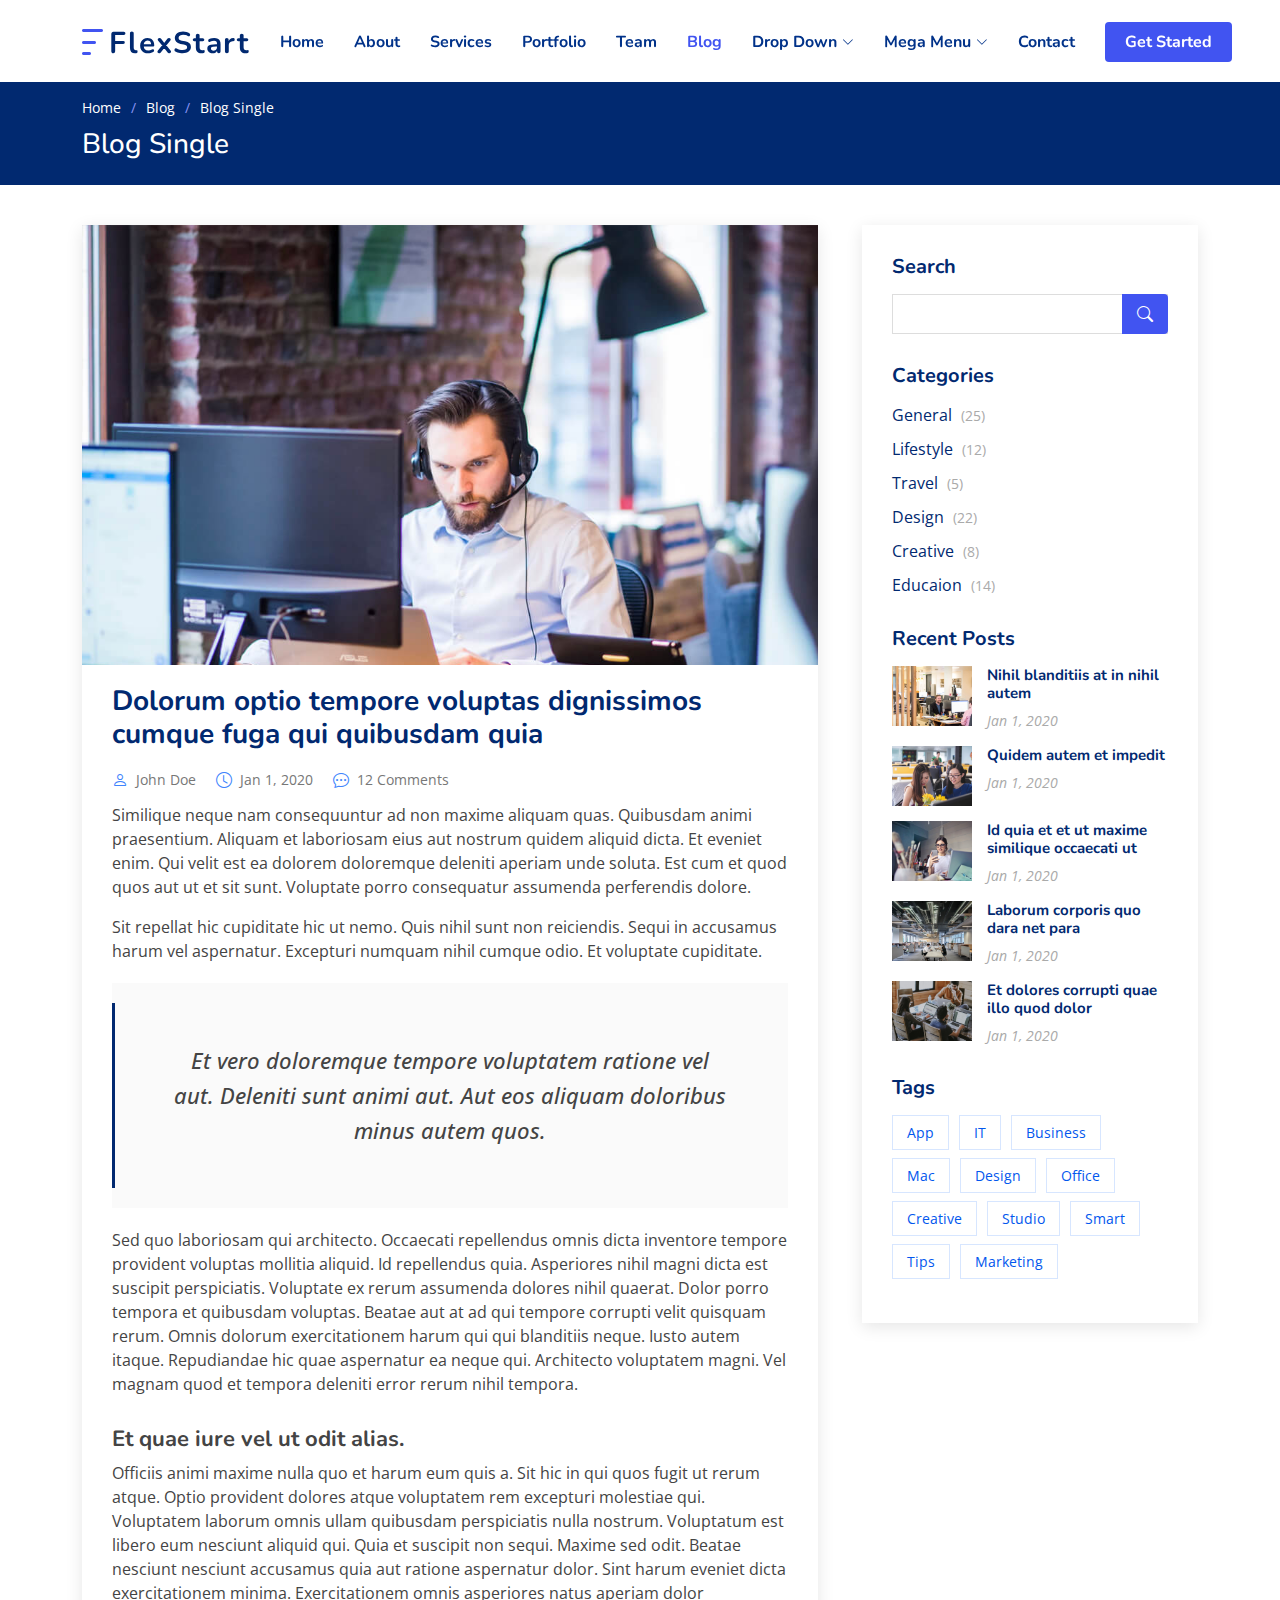
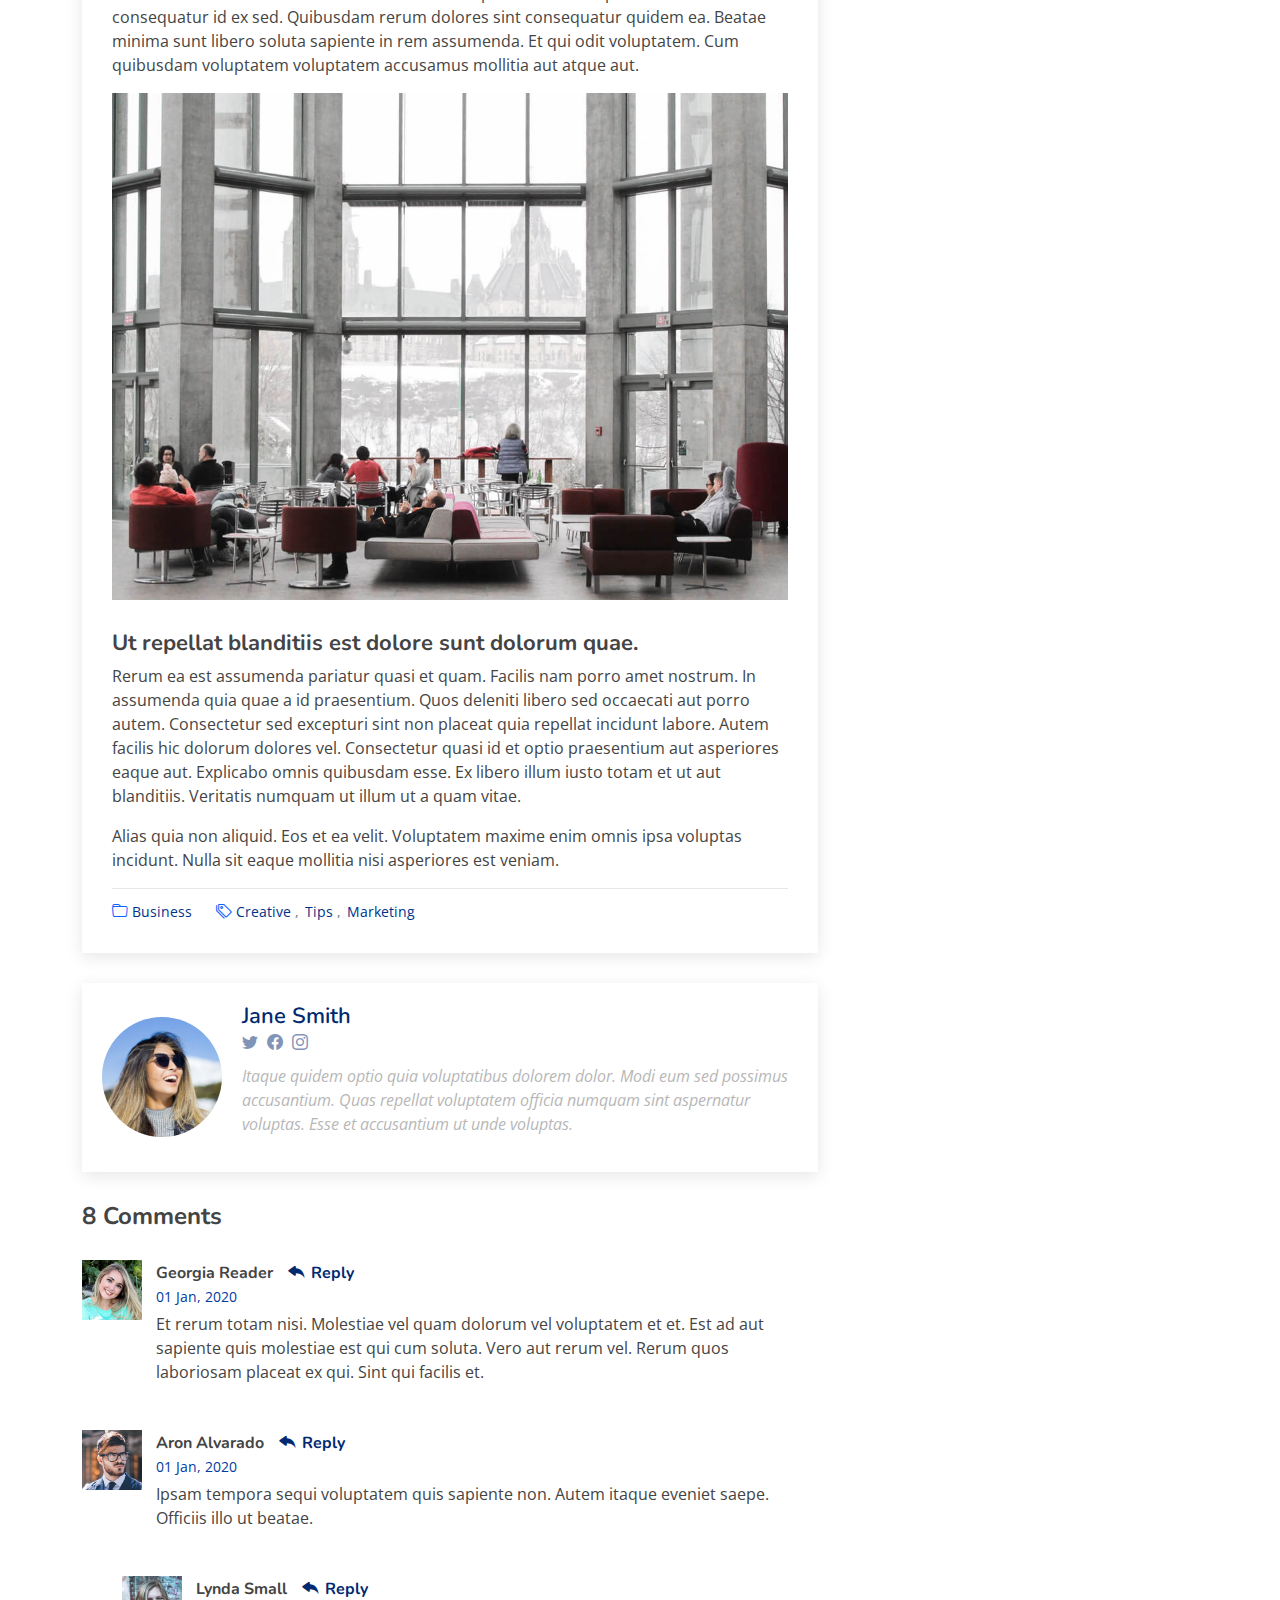
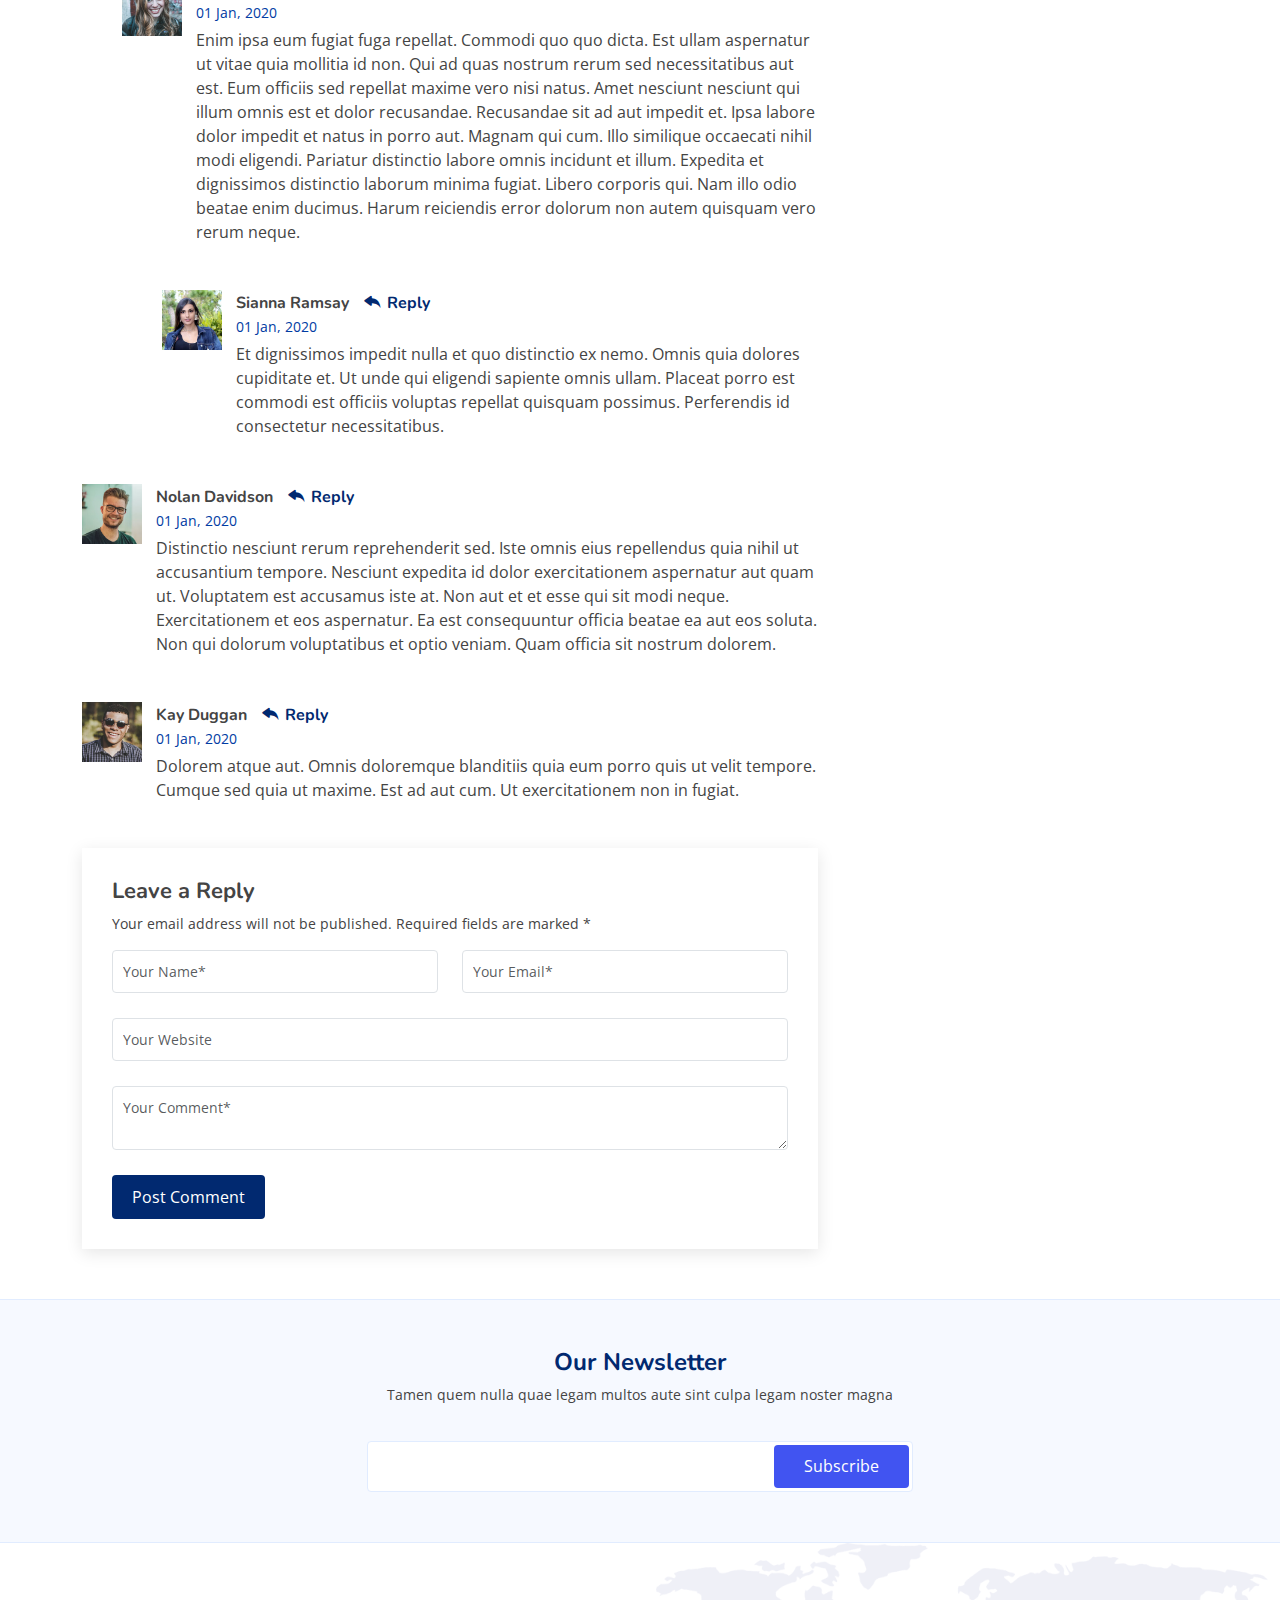
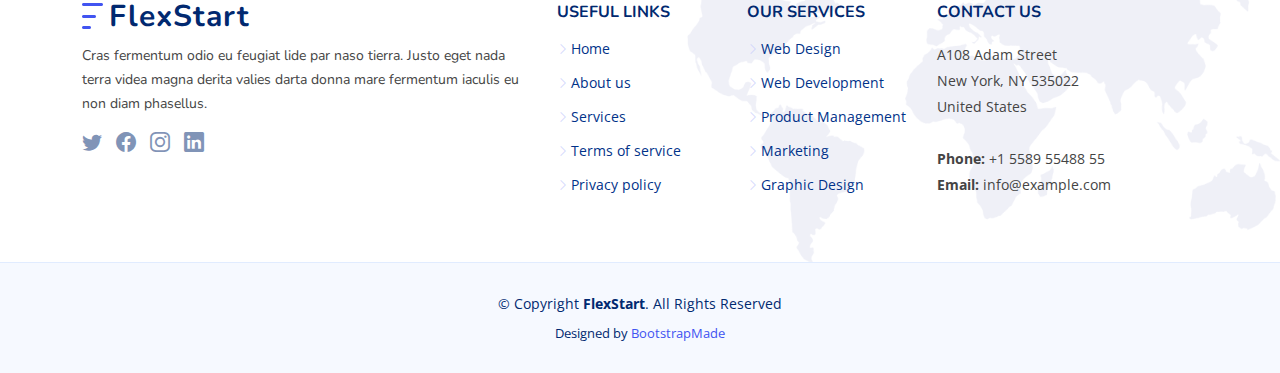
<file: blog-single.html>
<!DOCTYPE html>
<html lang="en">

<head>
  <meta charset="utf-8">
  <meta content="width=device-width, initial-scale=1.0" name="viewport">

  <title>Blog Single - FlexStart Bootstrap Template</title>
  <meta content="" name="description">
  <meta content="" name="keywords">

  <!-- Favicons -->
  <link href="assets/img/favicon.png" rel="icon">
  <link href="assets/img/apple-touch-icon.png" rel="apple-touch-icon">

  <!-- Google Fonts -->
  <link href="https://fonts.googleapis.com/css?family=Open+Sans:300,300i,400,400i,600,600i,700,700i|Nunito:300,300i,400,400i,600,600i,700,700i|Poppins:300,300i,400,400i,500,500i,600,600i,700,700i" rel="stylesheet">

  <!-- Vendor CSS Files -->
  <link href="assets/vendor/aos/aos.css" rel="stylesheet">
  <link href="assets/vendor/bootstrap/css/bootstrap.min.css" rel="stylesheet">
  <link href="assets/vendor/bootstrap-icons/bootstrap-icons.css" rel="stylesheet">
  <link href="assets/vendor/glightbox/css/glightbox.min.css" rel="stylesheet">
  <link href="assets/vendor/remixicon/remixicon.css" rel="stylesheet">
  <link href="assets/vendor/swiper/swiper-bundle.min.css" rel="stylesheet">

  <!-- Template Main CSS File -->
  <link href="assets/css/style.css" rel="stylesheet">

  <!-- =======================================================
  * Template Name: FlexStart
  * Template URL: https://bootstrapmade.com/flexstart-bootstrap-startup-template/
  * Updated: Mar 17 2024 with Bootstrap v5.3.3
  * Author: BootstrapMade.com
  * License: https://bootstrapmade.com/license/
  ======================================================== -->
</head>

<body>

  <!-- ======= Header ======= -->
  <header id="header" class="header fixed-top">
    <div class="container-fluid container-xl d-flex align-items-center justify-content-between">

      <a href="index.html" class="logo d-flex align-items-center">
        <img src="assets/img/logo.png" alt="">
        <span>FlexStart</span>
      </a>

      <nav id="navbar" class="navbar">
        <ul>
          <li><a class="nav-link scrollto " href="#hero">Home</a></li>
          <li><a class="nav-link scrollto" href="#about">About</a></li>
          <li><a class="nav-link scrollto" href="#services">Services</a></li>
          <li><a class="nav-link scrollto" href="#portfolio">Portfolio</a></li>
          <li><a class="nav-link scrollto" href="#team">Team</a></li>
          <li><a class="active" href="blog.html">Blog</a></li>
          <li class="dropdown"><a href="#"><span>Drop Down</span> <i class="bi bi-chevron-down"></i></a>
            <ul>
              <li><a href="#">Drop Down 1</a></li>
              <li class="dropdown"><a href="#"><span>Deep Drop Down</span> <i class="bi bi-chevron-right"></i></a>
                <ul>
                  <li><a href="#">Deep Drop Down 1</a></li>
                  <li><a href="#">Deep Drop Down 2</a></li>
                  <li><a href="#">Deep Drop Down 3</a></li>
                  <li><a href="#">Deep Drop Down 4</a></li>
                  <li><a href="#">Deep Drop Down 5</a></li>
                </ul>
              </li>
              <li><a href="#">Drop Down 2</a></li>
              <li><a href="#">Drop Down 3</a></li>
              <li><a href="#">Drop Down 4</a></li>
            </ul>
          </li>

          <li class="dropdown megamenu"><a href="#"><span>Mega Menu</span> <i class="bi bi-chevron-down"></i></a>
            <ul>
              <li>
                <a href="#">Column 1 link 1</a>
                <a href="#">Column 1 link 2</a>
                <a href="#">Column 1 link 3</a>
              </li>
              <li>
                <a href="#">Column 2 link 1</a>
                <a href="#">Column 2 link 2</a>
                <a href="#">Column 3 link 3</a>
              </li>
              <li>
                <a href="#">Column 3 link 1</a>
                <a href="#">Column 3 link 2</a>
                <a href="#">Column 3 link 3</a>
              </li>
              <li>
                <a href="#">Column 4 link 1</a>
                <a href="#">Column 4 link 2</a>
                <a href="#">Column 4 link 3</a>
              </li>
            </ul>
          </li>

          <li><a class="nav-link scrollto" href="#contact">Contact</a></li>
          <li><a class="getstarted scrollto" href="#about">Get Started</a></li>
        </ul>
        <i class="bi bi-list mobile-nav-toggle"></i>
      </nav><!-- .navbar -->

    </div>
  </header><!-- End Header -->

  <main id="main">

    <!-- ======= Breadcrumbs ======= -->
    <section class="breadcrumbs">
      <div class="container">

        <ol>
          <li><a href="index.html">Home</a></li>
          <li><a href="blog.html">Blog</a></li>
          <li>Blog Single</li>
        </ol>
        <h2>Blog Single</h2>

      </div>
    </section><!-- End Breadcrumbs -->

    <!-- ======= Blog Single Section ======= -->
    <section id="blog" class="blog">
      <div class="container" data-aos="fade-up">

        <div class="row">

          <div class="col-lg-8 entries">

            <article class="entry entry-single">

              <div class="entry-img">
                <img src="assets/img/blog/blog-1.jpg" alt="" class="img-fluid">
              </div>

              <h2 class="entry-title">
                <a href="blog-single.html">Dolorum optio tempore voluptas dignissimos cumque fuga qui quibusdam quia</a>
              </h2>

              <div class="entry-meta">
                <ul>
                  <li class="d-flex align-items-center"><i class="bi bi-person"></i> <a href="blog-single.html">John Doe</a></li>
                  <li class="d-flex align-items-center"><i class="bi bi-clock"></i> <a href="blog-single.html"><time datetime="2020-01-01">Jan 1, 2020</time></a></li>
                  <li class="d-flex align-items-center"><i class="bi bi-chat-dots"></i> <a href="blog-single.html">12 Comments</a></li>
                </ul>
              </div>

              <div class="entry-content">
                <p>
                  Similique neque nam consequuntur ad non maxime aliquam quas. Quibusdam animi praesentium. Aliquam et laboriosam eius aut nostrum quidem aliquid dicta.
                  Et eveniet enim. Qui velit est ea dolorem doloremque deleniti aperiam unde soluta. Est cum et quod quos aut ut et sit sunt. Voluptate porro consequatur assumenda perferendis dolore.
                </p>

                <p>
                  Sit repellat hic cupiditate hic ut nemo. Quis nihil sunt non reiciendis. Sequi in accusamus harum vel aspernatur. Excepturi numquam nihil cumque odio. Et voluptate cupiditate.
                </p>

                <blockquote>
                  <p>
                    Et vero doloremque tempore voluptatem ratione vel aut. Deleniti sunt animi aut. Aut eos aliquam doloribus minus autem quos.
                  </p>
                </blockquote>

                <p>
                  Sed quo laboriosam qui architecto. Occaecati repellendus omnis dicta inventore tempore provident voluptas mollitia aliquid. Id repellendus quia. Asperiores nihil magni dicta est suscipit perspiciatis. Voluptate ex rerum assumenda dolores nihil quaerat.
                  Dolor porro tempora et quibusdam voluptas. Beatae aut at ad qui tempore corrupti velit quisquam rerum. Omnis dolorum exercitationem harum qui qui blanditiis neque.
                  Iusto autem itaque. Repudiandae hic quae aspernatur ea neque qui. Architecto voluptatem magni. Vel magnam quod et tempora deleniti error rerum nihil tempora.
                </p>

                <h3>Et quae iure vel ut odit alias.</h3>
                <p>
                  Officiis animi maxime nulla quo et harum eum quis a. Sit hic in qui quos fugit ut rerum atque. Optio provident dolores atque voluptatem rem excepturi molestiae qui. Voluptatem laborum omnis ullam quibusdam perspiciatis nulla nostrum. Voluptatum est libero eum nesciunt aliquid qui.
                  Quia et suscipit non sequi. Maxime sed odit. Beatae nesciunt nesciunt accusamus quia aut ratione aspernatur dolor. Sint harum eveniet dicta exercitationem minima. Exercitationem omnis asperiores natus aperiam dolor consequatur id ex sed. Quibusdam rerum dolores sint consequatur quidem ea.
                  Beatae minima sunt libero soluta sapiente in rem assumenda. Et qui odit voluptatem. Cum quibusdam voluptatem voluptatem accusamus mollitia aut atque aut.
                </p>
                <img src="assets/img/blog/blog-inside-post.jpg" class="img-fluid" alt="">

                <h3>Ut repellat blanditiis est dolore sunt dolorum quae.</h3>
                <p>
                  Rerum ea est assumenda pariatur quasi et quam. Facilis nam porro amet nostrum. In assumenda quia quae a id praesentium. Quos deleniti libero sed occaecati aut porro autem. Consectetur sed excepturi sint non placeat quia repellat incidunt labore. Autem facilis hic dolorum dolores vel.
                  Consectetur quasi id et optio praesentium aut asperiores eaque aut. Explicabo omnis quibusdam esse. Ex libero illum iusto totam et ut aut blanditiis. Veritatis numquam ut illum ut a quam vitae.
                </p>
                <p>
                  Alias quia non aliquid. Eos et ea velit. Voluptatem maxime enim omnis ipsa voluptas incidunt. Nulla sit eaque mollitia nisi asperiores est veniam.
                </p>

              </div>

              <div class="entry-footer">
                <i class="bi bi-folder"></i>
                <ul class="cats">
                  <li><a href="#">Business</a></li>
                </ul>

                <i class="bi bi-tags"></i>
                <ul class="tags">
                  <li><a href="#">Creative</a></li>
                  <li><a href="#">Tips</a></li>
                  <li><a href="#">Marketing</a></li>
                </ul>
              </div>

            </article><!-- End blog entry -->

            <div class="blog-author d-flex align-items-center">
              <img src="assets/img/blog/blog-author.jpg" class="rounded-circle float-left" alt="">
              <div>
                <h4>Jane Smith</h4>
                <div class="social-links">
                  <a href="https://twitters.com/#"><i class="bi bi-twitter"></i></a>
                  <a href="https://facebook.com/#"><i class="bi bi-facebook"></i></a>
                  <a href="https://instagram.com/#"><i class="biu bi-instagram"></i></a>
                </div>
                <p>
                  Itaque quidem optio quia voluptatibus dolorem dolor. Modi eum sed possimus accusantium. Quas repellat voluptatem officia numquam sint aspernatur voluptas. Esse et accusantium ut unde voluptas.
                </p>
              </div>
            </div><!-- End blog author bio -->

            <div class="blog-comments">

              <h4 class="comments-count">8 Comments</h4>

              <div id="comment-1" class="comment">
                <div class="d-flex">
                  <div class="comment-img"><img src="assets/img/blog/comments-1.jpg" alt=""></div>
                  <div>
                    <h5><a href="">Georgia Reader</a> <a href="#" class="reply"><i class="bi bi-reply-fill"></i> Reply</a></h5>
                    <time datetime="2020-01-01">01 Jan, 2020</time>
                    <p>
                      Et rerum totam nisi. Molestiae vel quam dolorum vel voluptatem et et. Est ad aut sapiente quis molestiae est qui cum soluta.
                      Vero aut rerum vel. Rerum quos laboriosam placeat ex qui. Sint qui facilis et.
                    </p>
                  </div>
                </div>
              </div><!-- End comment #1 -->

              <div id="comment-2" class="comment">
                <div class="d-flex">
                  <div class="comment-img"><img src="assets/img/blog/comments-2.jpg" alt=""></div>
                  <div>
                    <h5><a href="">Aron Alvarado</a> <a href="#" class="reply"><i class="bi bi-reply-fill"></i> Reply</a></h5>
                    <time datetime="2020-01-01">01 Jan, 2020</time>
                    <p>
                      Ipsam tempora sequi voluptatem quis sapiente non. Autem itaque eveniet saepe. Officiis illo ut beatae.
                    </p>
                  </div>
                </div>

                <div id="comment-reply-1" class="comment comment-reply">
                  <div class="d-flex">
                    <div class="comment-img"><img src="assets/img/blog/comments-3.jpg" alt=""></div>
                    <div>
                      <h5><a href="">Lynda Small</a> <a href="#" class="reply"><i class="bi bi-reply-fill"></i> Reply</a></h5>
                      <time datetime="2020-01-01">01 Jan, 2020</time>
                      <p>
                        Enim ipsa eum fugiat fuga repellat. Commodi quo quo dicta. Est ullam aspernatur ut vitae quia mollitia id non. Qui ad quas nostrum rerum sed necessitatibus aut est. Eum officiis sed repellat maxime vero nisi natus. Amet nesciunt nesciunt qui illum omnis est et dolor recusandae.

                        Recusandae sit ad aut impedit et. Ipsa labore dolor impedit et natus in porro aut. Magnam qui cum. Illo similique occaecati nihil modi eligendi. Pariatur distinctio labore omnis incidunt et illum. Expedita et dignissimos distinctio laborum minima fugiat.

                        Libero corporis qui. Nam illo odio beatae enim ducimus. Harum reiciendis error dolorum non autem quisquam vero rerum neque.
                      </p>
                    </div>
                  </div>

                  <div id="comment-reply-2" class="comment comment-reply">
                    <div class="d-flex">
                      <div class="comment-img"><img src="assets/img/blog/comments-4.jpg" alt=""></div>
                      <div>
                        <h5><a href="">Sianna Ramsay</a> <a href="#" class="reply"><i class="bi bi-reply-fill"></i> Reply</a></h5>
                        <time datetime="2020-01-01">01 Jan, 2020</time>
                        <p>
                          Et dignissimos impedit nulla et quo distinctio ex nemo. Omnis quia dolores cupiditate et. Ut unde qui eligendi sapiente omnis ullam. Placeat porro est commodi est officiis voluptas repellat quisquam possimus. Perferendis id consectetur necessitatibus.
                        </p>
                      </div>
                    </div>

                  </div><!-- End comment reply #2-->

                </div><!-- End comment reply #1-->

              </div><!-- End comment #2-->

              <div id="comment-3" class="comment">
                <div class="d-flex">
                  <div class="comment-img"><img src="assets/img/blog/comments-5.jpg" alt=""></div>
                  <div>
                    <h5><a href="">Nolan Davidson</a> <a href="#" class="reply"><i class="bi bi-reply-fill"></i> Reply</a></h5>
                    <time datetime="2020-01-01">01 Jan, 2020</time>
                    <p>
                      Distinctio nesciunt rerum reprehenderit sed. Iste omnis eius repellendus quia nihil ut accusantium tempore. Nesciunt expedita id dolor exercitationem aspernatur aut quam ut. Voluptatem est accusamus iste at.
                      Non aut et et esse qui sit modi neque. Exercitationem et eos aspernatur. Ea est consequuntur officia beatae ea aut eos soluta. Non qui dolorum voluptatibus et optio veniam. Quam officia sit nostrum dolorem.
                    </p>
                  </div>
                </div>

              </div><!-- End comment #3 -->

              <div id="comment-4" class="comment">
                <div class="d-flex">
                  <div class="comment-img"><img src="assets/img/blog/comments-6.jpg" alt=""></div>
                  <div>
                    <h5><a href="">Kay Duggan</a> <a href="#" class="reply"><i class="bi bi-reply-fill"></i> Reply</a></h5>
                    <time datetime="2020-01-01">01 Jan, 2020</time>
                    <p>
                      Dolorem atque aut. Omnis doloremque blanditiis quia eum porro quis ut velit tempore. Cumque sed quia ut maxime. Est ad aut cum. Ut exercitationem non in fugiat.
                    </p>
                  </div>
                </div>

              </div><!-- End comment #4 -->

              <div class="reply-form">
                <h4>Leave a Reply</h4>
                <p>Your email address will not be published. Required fields are marked * </p>
                <form action="">
                  <div class="row">
                    <div class="col-md-6 form-group">
                      <input name="name" type="text" class="form-control" placeholder="Your Name*">
                    </div>
                    <div class="col-md-6 form-group">
                      <input name="email" type="text" class="form-control" placeholder="Your Email*">
                    </div>
                  </div>
                  <div class="row">
                    <div class="col form-group">
                      <input name="website" type="text" class="form-control" placeholder="Your Website">
                    </div>
                  </div>
                  <div class="row">
                    <div class="col form-group">
                      <textarea name="comment" class="form-control" placeholder="Your Comment*"></textarea>
                    </div>
                  </div>
                  <button type="submit" class="btn btn-primary">Post Comment</button>

                </form>

              </div>

            </div><!-- End blog comments -->

          </div><!-- End blog entries list -->

          <div class="col-lg-4">

            <div class="sidebar">

              <h3 class="sidebar-title">Search</h3>
              <div class="sidebar-item search-form">
                <form action="">
                  <input type="text">
                  <button type="submit"><i class="bi bi-search"></i></button>
                </form>
              </div><!-- End sidebar search formn-->

              <h3 class="sidebar-title">Categories</h3>
              <div class="sidebar-item categories">
                <ul>
                  <li><a href="#">General <span>(25)</span></a></li>
                  <li><a href="#">Lifestyle <span>(12)</span></a></li>
                  <li><a href="#">Travel <span>(5)</span></a></li>
                  <li><a href="#">Design <span>(22)</span></a></li>
                  <li><a href="#">Creative <span>(8)</span></a></li>
                  <li><a href="#">Educaion <span>(14)</span></a></li>
                </ul>
              </div><!-- End sidebar categories-->

              <h3 class="sidebar-title">Recent Posts</h3>
              <div class="sidebar-item recent-posts">
                <div class="post-item clearfix">
                  <img src="assets/img/blog/blog-recent-1.jpg" alt="">
                  <h4><a href="blog-single.html">Nihil blanditiis at in nihil autem</a></h4>
                  <time datetime="2020-01-01">Jan 1, 2020</time>
                </div>

                <div class="post-item clearfix">
                  <img src="assets/img/blog/blog-recent-2.jpg" alt="">
                  <h4><a href="blog-single.html">Quidem autem et impedit</a></h4>
                  <time datetime="2020-01-01">Jan 1, 2020</time>
                </div>

                <div class="post-item clearfix">
                  <img src="assets/img/blog/blog-recent-3.jpg" alt="">
                  <h4><a href="blog-single.html">Id quia et et ut maxime similique occaecati ut</a></h4>
                  <time datetime="2020-01-01">Jan 1, 2020</time>
                </div>

                <div class="post-item clearfix">
                  <img src="assets/img/blog/blog-recent-4.jpg" alt="">
                  <h4><a href="blog-single.html">Laborum corporis quo dara net para</a></h4>
                  <time datetime="2020-01-01">Jan 1, 2020</time>
                </div>

                <div class="post-item clearfix">
                  <img src="assets/img/blog/blog-recent-5.jpg" alt="">
                  <h4><a href="blog-single.html">Et dolores corrupti quae illo quod dolor</a></h4>
                  <time datetime="2020-01-01">Jan 1, 2020</time>
                </div>

              </div><!-- End sidebar recent posts-->

              <h3 class="sidebar-title">Tags</h3>
              <div class="sidebar-item tags">
                <ul>
                  <li><a href="#">App</a></li>
                  <li><a href="#">IT</a></li>
                  <li><a href="#">Business</a></li>
                  <li><a href="#">Mac</a></li>
                  <li><a href="#">Design</a></li>
                  <li><a href="#">Office</a></li>
                  <li><a href="#">Creative</a></li>
                  <li><a href="#">Studio</a></li>
                  <li><a href="#">Smart</a></li>
                  <li><a href="#">Tips</a></li>
                  <li><a href="#">Marketing</a></li>
                </ul>
              </div><!-- End sidebar tags-->

            </div><!-- End sidebar -->

          </div><!-- End blog sidebar -->

        </div>

      </div>
    </section><!-- End Blog Single Section -->

  </main><!-- End #main -->

  <!-- ======= Footer ======= -->
  <footer id="footer" class="footer">

    <div class="footer-newsletter">
      <div class="container">
        <div class="row justify-content-center">
          <div class="col-lg-12 text-center">
            <h4>Our Newsletter</h4>
            <p>Tamen quem nulla quae legam multos aute sint culpa legam noster magna</p>
          </div>
          <div class="col-lg-6">
            <form action="" method="post">
              <input type="email" name="email"><input type="submit" value="Subscribe">
            </form>
          </div>
        </div>
      </div>
    </div>

    <div class="footer-top">
      <div class="container">
        <div class="row gy-4">
          <div class="col-lg-5 col-md-12 footer-info">
            <a href="index.html" class="logo d-flex align-items-center">
              <img src="assets/img/logo.png" alt="">
              <span>FlexStart</span>
            </a>
            <p>Cras fermentum odio eu feugiat lide par naso tierra. Justo eget nada terra videa magna derita valies darta donna mare fermentum iaculis eu non diam phasellus.</p>
            <div class="social-links mt-3">
              <a href="#" class="twitter"><i class="bi bi-twitter"></i></a>
              <a href="#" class="facebook"><i class="bi bi-facebook"></i></a>
              <a href="#" class="instagram"><i class="bi bi-instagram"></i></a>
              <a href="#" class="linkedin"><i class="bi bi-linkedin"></i></a>
            </div>
          </div>

          <div class="col-lg-2 col-6 footer-links">
            <h4>Useful Links</h4>
            <ul>
              <li><i class="bi bi-chevron-right"></i> <a href="#">Home</a></li>
              <li><i class="bi bi-chevron-right"></i> <a href="#">About us</a></li>
              <li><i class="bi bi-chevron-right"></i> <a href="#">Services</a></li>
              <li><i class="bi bi-chevron-right"></i> <a href="#">Terms of service</a></li>
              <li><i class="bi bi-chevron-right"></i> <a href="#">Privacy policy</a></li>
            </ul>
          </div>

          <div class="col-lg-2 col-6 footer-links">
            <h4>Our Services</h4>
            <ul>
              <li><i class="bi bi-chevron-right"></i> <a href="#">Web Design</a></li>
              <li><i class="bi bi-chevron-right"></i> <a href="#">Web Development</a></li>
              <li><i class="bi bi-chevron-right"></i> <a href="#">Product Management</a></li>
              <li><i class="bi bi-chevron-right"></i> <a href="#">Marketing</a></li>
              <li><i class="bi bi-chevron-right"></i> <a href="#">Graphic Design</a></li>
            </ul>
          </div>

          <div class="col-lg-3 col-md-12 footer-contact text-center text-md-start">
            <h4>Contact Us</h4>
            <p>
              A108 Adam Street <br>
              New York, NY 535022<br>
              United States <br><br>
              <strong>Phone:</strong> +1 5589 55488 55<br>
              <strong>Email:</strong> info@example.com<br>
            </p>

          </div>

        </div>
      </div>
    </div>

    <div class="container">
      <div class="copyright">
        &copy; Copyright <strong><span>FlexStart</span></strong>. All Rights Reserved
      </div>
      <div class="credits">
        <!-- All the links in the footer should remain intact. -->
        <!-- You can delete the links only if you purchased the pro version. -->
        <!-- Licensing information: https://bootstrapmade.com/license/ -->
        <!-- Purchase the pro version with working PHP/AJAX contact form: https://bootstrapmade.com/flexstart-bootstrap-startup-template/ -->
        Designed by <a href="https://bootstrapmade.com/">BootstrapMade</a>
      </div>
    </div>
  </footer><!-- End Footer -->

  <a href="#" class="back-to-top d-flex align-items-center justify-content-center"><i class="bi bi-arrow-up-short"></i></a>

  <!-- Vendor JS Files -->
  <script src="assets/vendor/purecounter/purecounter_vanilla.js"></script>
  <script src="assets/vendor/aos/aos.js"></script>
  <script src="assets/vendor/bootstrap/js/bootstrap.bundle.min.js"></script>
  <script src="assets/vendor/glightbox/js/glightbox.min.js"></script>
  <script src="assets/vendor/isotope-layout/isotope.pkgd.min.js"></script>
  <script src="assets/vendor/swiper/swiper-bundle.min.js"></script>
  <script src="assets/vendor/php-email-form/validate.js"></script>

  <!-- Template Main JS File -->
  <script src="assets/js/main.js"></script>

</body>

</html>
</file>
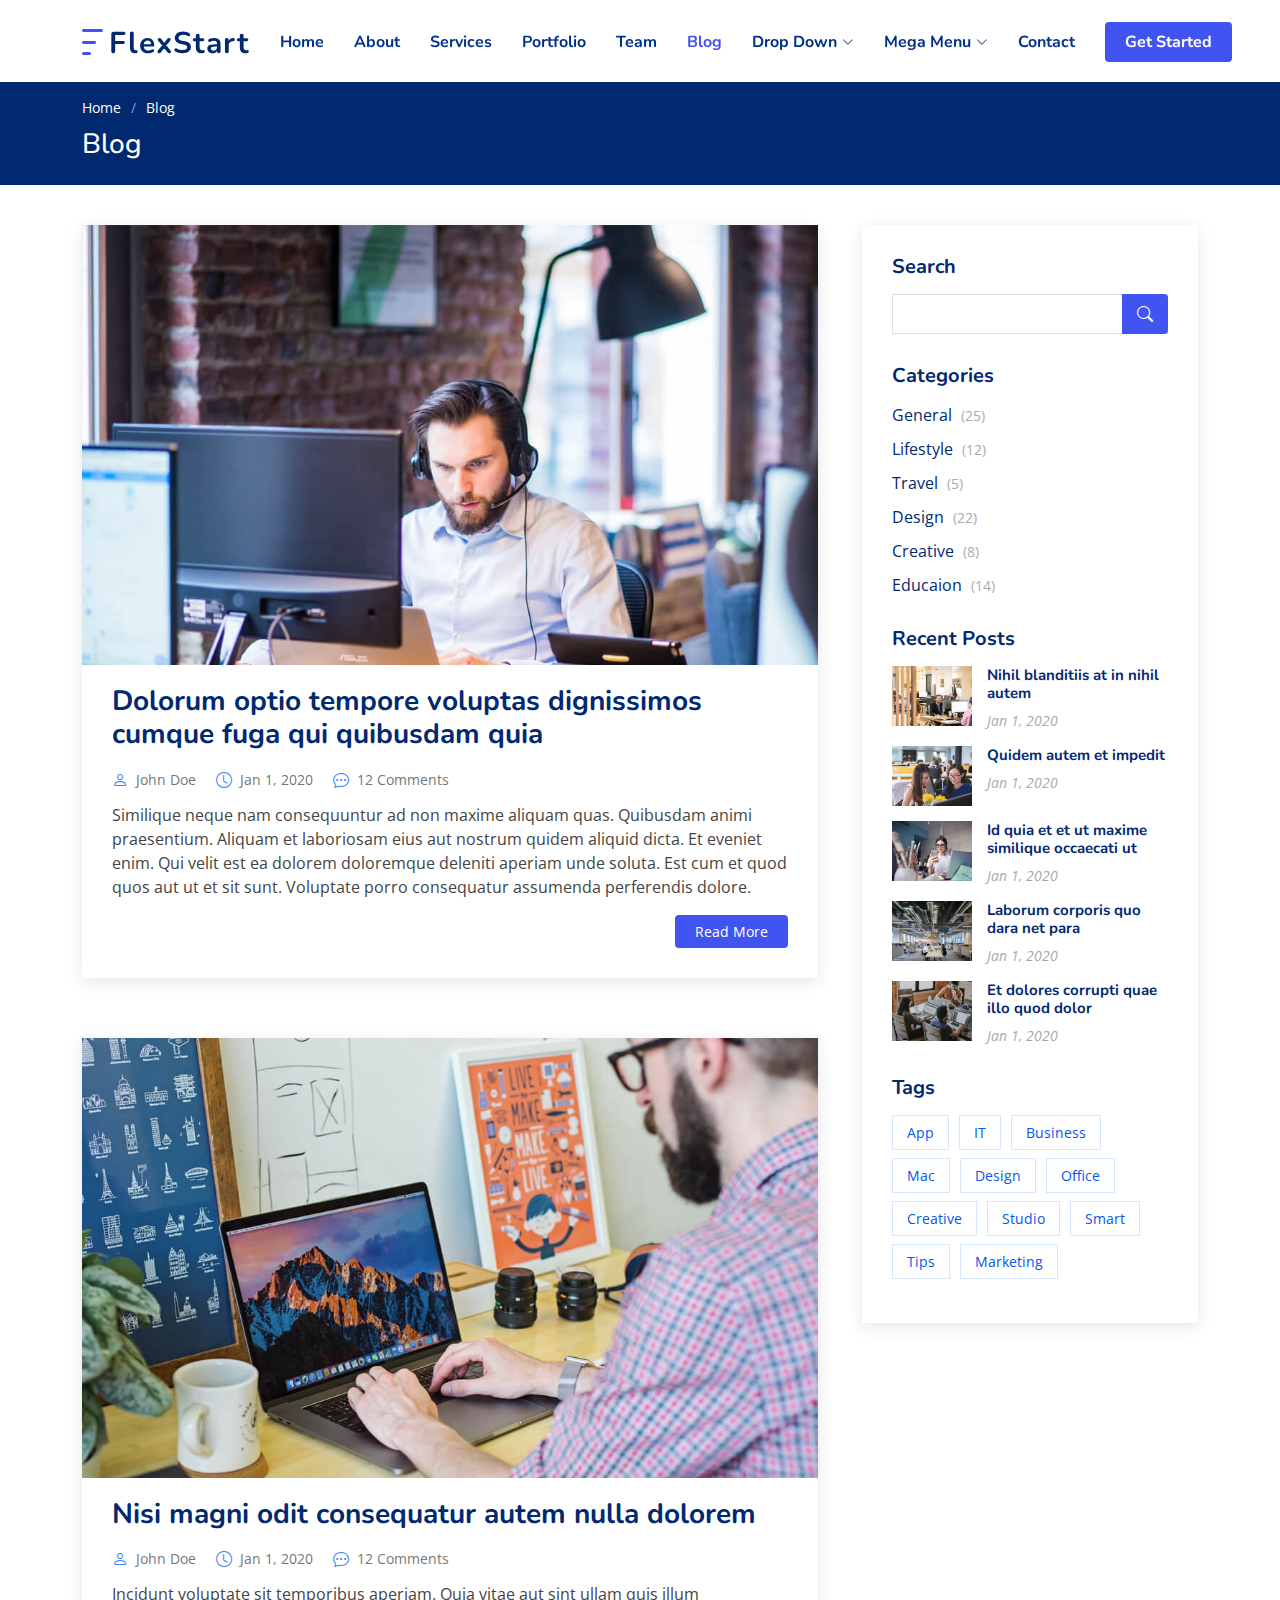
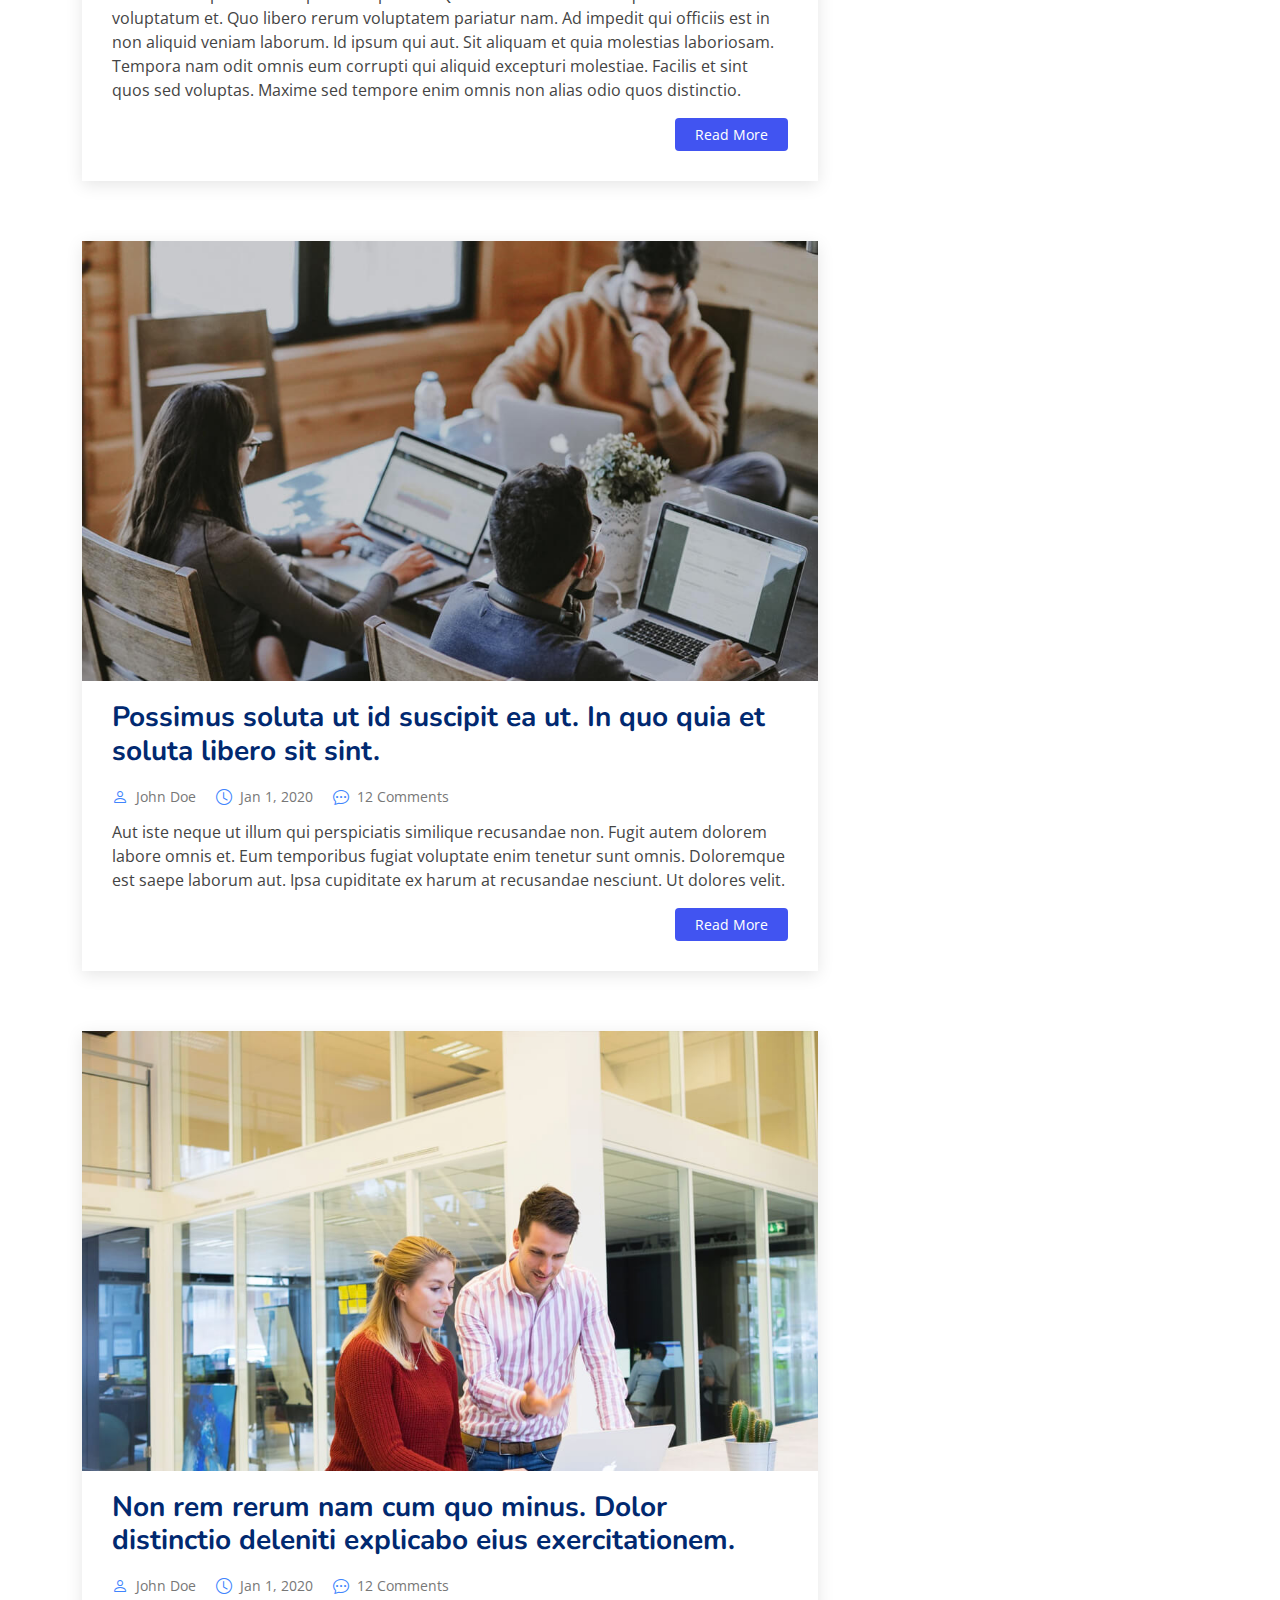
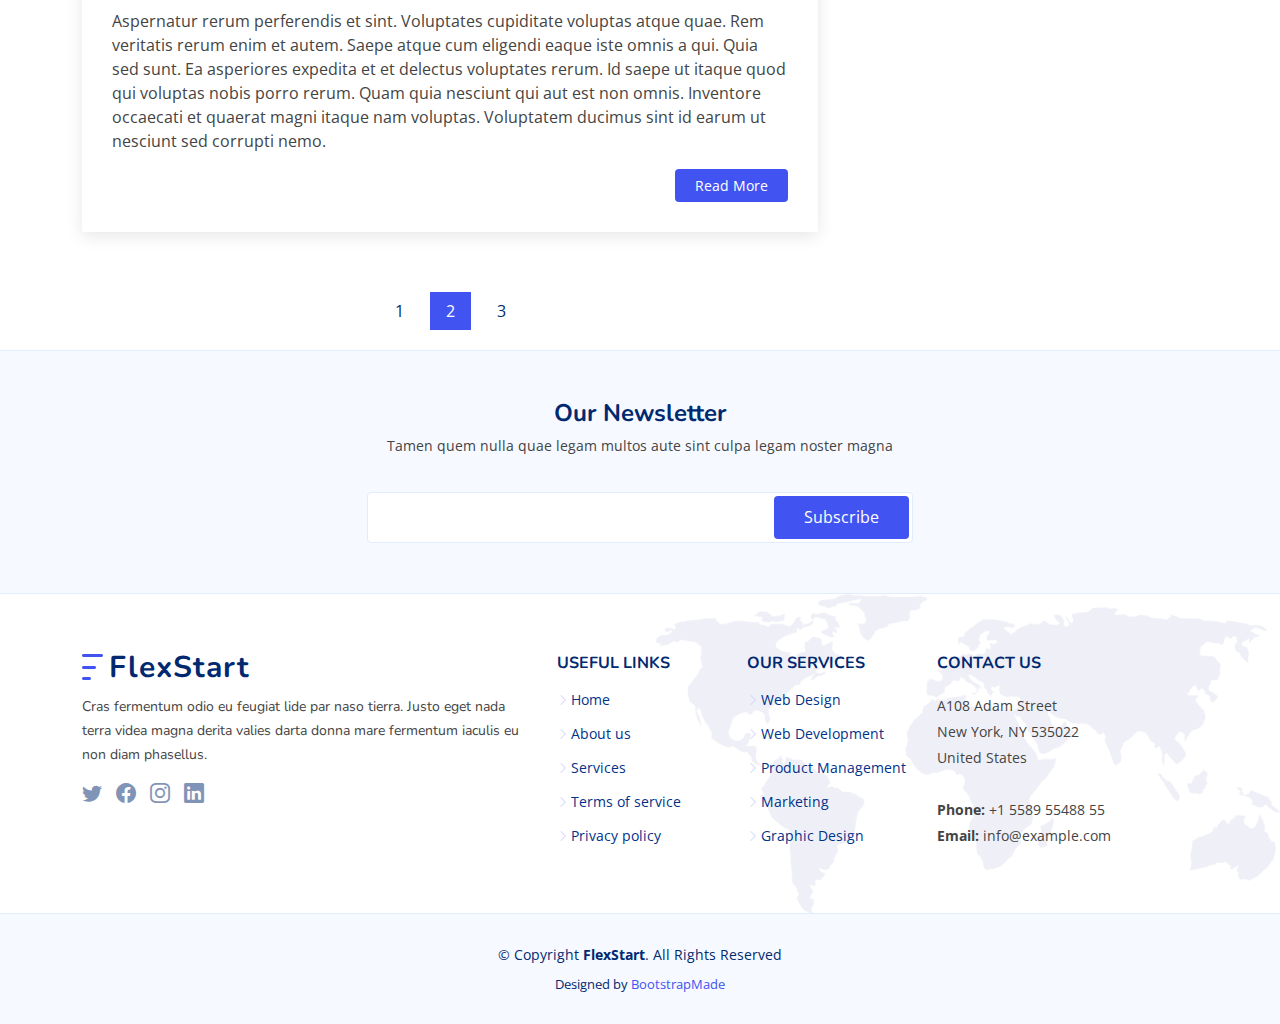
<file: blog.html>
<!DOCTYPE html>
<html lang="en">

<head>
  <meta charset="utf-8">
  <meta content="width=device-width, initial-scale=1.0" name="viewport">

  <title>Blog - FlexStart Bootstrap Template</title>
  <meta content="" name="description">
  <meta content="" name="keywords">

  <!-- Favicons -->
  <link href="assets/img/favicon.png" rel="icon">
  <link href="assets/img/apple-touch-icon.png" rel="apple-touch-icon">

  <!-- Google Fonts -->
  <link href="https://fonts.googleapis.com/css?family=Open+Sans:300,300i,400,400i,600,600i,700,700i|Nunito:300,300i,400,400i,600,600i,700,700i|Poppins:300,300i,400,400i,500,500i,600,600i,700,700i" rel="stylesheet">

  <!-- Vendor CSS Files -->
  <link href="assets/vendor/aos/aos.css" rel="stylesheet">
  <link href="assets/vendor/bootstrap/css/bootstrap.min.css" rel="stylesheet">
  <link href="assets/vendor/bootstrap-icons/bootstrap-icons.css" rel="stylesheet">
  <link href="assets/vendor/glightbox/css/glightbox.min.css" rel="stylesheet">
  <link href="assets/vendor/remixicon/remixicon.css" rel="stylesheet">
  <link href="assets/vendor/swiper/swiper-bundle.min.css" rel="stylesheet">

  <!-- Template Main CSS File -->
  <link href="assets/css/style.css" rel="stylesheet">

  <!-- =======================================================
  * Template Name: FlexStart
  * Template URL: https://bootstrapmade.com/flexstart-bootstrap-startup-template/
  * Updated: Mar 17 2024 with Bootstrap v5.3.3
  * Author: BootstrapMade.com
  * License: https://bootstrapmade.com/license/
  ======================================================== -->
</head>

<body>

  <!-- ======= Header ======= -->
  <header id="header" class="header fixed-top">
    <div class="container-fluid container-xl d-flex align-items-center justify-content-between">

      <a href="index.html" class="logo d-flex align-items-center">
        <img src="assets/img/logo.png" alt="">
        <span>FlexStart</span>
      </a>

      <nav id="navbar" class="navbar">
        <ul>
          <li><a class="nav-link scrollto " href="#hero">Home</a></li>
          <li><a class="nav-link scrollto" href="#about">About</a></li>
          <li><a class="nav-link scrollto" href="#services">Services</a></li>
          <li><a class="nav-link scrollto" href="#portfolio">Portfolio</a></li>
          <li><a class="nav-link scrollto" href="#team">Team</a></li>
          <li><a class="active" href="blog.html">Blog</a></li>
          <li class="dropdown"><a href="#"><span>Drop Down</span> <i class="bi bi-chevron-down"></i></a>
            <ul>
              <li><a href="#">Drop Down 1</a></li>
              <li class="dropdown"><a href="#"><span>Deep Drop Down</span> <i class="bi bi-chevron-right"></i></a>
                <ul>
                  <li><a href="#">Deep Drop Down 1</a></li>
                  <li><a href="#">Deep Drop Down 2</a></li>
                  <li><a href="#">Deep Drop Down 3</a></li>
                  <li><a href="#">Deep Drop Down 4</a></li>
                  <li><a href="#">Deep Drop Down 5</a></li>
                </ul>
              </li>
              <li><a href="#">Drop Down 2</a></li>
              <li><a href="#">Drop Down 3</a></li>
              <li><a href="#">Drop Down 4</a></li>
            </ul>
          </li>

          <li class="dropdown megamenu"><a href="#"><span>Mega Menu</span> <i class="bi bi-chevron-down"></i></a>
            <ul>
              <li>
                <a href="#">Column 1 link 1</a>
                <a href="#">Column 1 link 2</a>
                <a href="#">Column 1 link 3</a>
              </li>
              <li>
                <a href="#">Column 2 link 1</a>
                <a href="#">Column 2 link 2</a>
                <a href="#">Column 3 link 3</a>
              </li>
              <li>
                <a href="#">Column 3 link 1</a>
                <a href="#">Column 3 link 2</a>
                <a href="#">Column 3 link 3</a>
              </li>
              <li>
                <a href="#">Column 4 link 1</a>
                <a href="#">Column 4 link 2</a>
                <a href="#">Column 4 link 3</a>
              </li>
            </ul>
          </li>

          <li><a class="nav-link scrollto" href="#contact">Contact</a></li>
          <li><a class="getstarted scrollto" href="#about">Get Started</a></li>
        </ul>
        <i class="bi bi-list mobile-nav-toggle"></i>
      </nav><!-- .navbar -->

    </div>
  </header><!-- End Header -->

  <main id="main">

    <!-- ======= Breadcrumbs ======= -->
    <section class="breadcrumbs">
      <div class="container">

        <ol>
          <li><a href="index.html">Home</a></li>
          <li>Blog</li>
        </ol>
        <h2>Blog</h2>

      </div>
    </section><!-- End Breadcrumbs -->

    <!-- ======= Blog Section ======= -->
    <section id="blog" class="blog">
      <div class="container" data-aos="fade-up">

        <div class="row">

          <div class="col-lg-8 entries">

            <article class="entry">

              <div class="entry-img">
                <img src="assets/img/blog/blog-1.jpg" alt="" class="img-fluid">
              </div>

              <h2 class="entry-title">
                <a href="blog-single.html">Dolorum optio tempore voluptas dignissimos cumque fuga qui quibusdam quia</a>
              </h2>

              <div class="entry-meta">
                <ul>
                  <li class="d-flex align-items-center"><i class="bi bi-person"></i> <a href="blog-single.html">John Doe</a></li>
                  <li class="d-flex align-items-center"><i class="bi bi-clock"></i> <a href="blog-single.html"><time datetime="2020-01-01">Jan 1, 2020</time></a></li>
                  <li class="d-flex align-items-center"><i class="bi bi-chat-dots"></i> <a href="blog-single.html">12 Comments</a></li>
                </ul>
              </div>

              <div class="entry-content">
                <p>
                  Similique neque nam consequuntur ad non maxime aliquam quas. Quibusdam animi praesentium. Aliquam et laboriosam eius aut nostrum quidem aliquid dicta.
                  Et eveniet enim. Qui velit est ea dolorem doloremque deleniti aperiam unde soluta. Est cum et quod quos aut ut et sit sunt. Voluptate porro consequatur assumenda perferendis dolore.
                </p>
                <div class="read-more">
                  <a href="blog-single.html">Read More</a>
                </div>
              </div>

            </article><!-- End blog entry -->

            <article class="entry">

              <div class="entry-img">
                <img src="assets/img/blog/blog-2.jpg" alt="" class="img-fluid">
              </div>

              <h2 class="entry-title">
                <a href="blog-single.html">Nisi magni odit consequatur autem nulla dolorem</a>
              </h2>

              <div class="entry-meta">
                <ul>
                  <li class="d-flex align-items-center"><i class="bi bi-person"></i> <a href="blog-single.html">John Doe</a></li>
                  <li class="d-flex align-items-center"><i class="bi bi-clock"></i> <a href="blog-single.html"><time datetime="2020-01-01">Jan 1, 2020</time></a></li>
                  <li class="d-flex align-items-center"><i class="bi bi-chat-dots"></i> <a href="blog-single.html">12 Comments</a></li>
                </ul>
              </div>

              <div class="entry-content">
                <p>
                  Incidunt voluptate sit temporibus aperiam. Quia vitae aut sint ullam quis illum voluptatum et. Quo libero rerum voluptatem pariatur nam.
                  Ad impedit qui officiis est in non aliquid veniam laborum. Id ipsum qui aut. Sit aliquam et quia molestias laboriosam. Tempora nam odit omnis eum corrupti qui aliquid excepturi molestiae. Facilis et sint quos sed voluptas. Maxime sed tempore enim omnis non alias odio quos distinctio.
                </p>
                <div class="read-more">
                  <a href="blog-single.html">Read More</a>
                </div>
              </div>

            </article><!-- End blog entry -->

            <article class="entry">

              <div class="entry-img">
                <img src="assets/img/blog/blog-3.jpg" alt="" class="img-fluid">
              </div>

              <h2 class="entry-title">
                <a href="blog-single.html">Possimus soluta ut id suscipit ea ut. In quo quia et soluta libero sit sint.</a>
              </h2>

              <div class="entry-meta">
                <ul>
                  <li class="d-flex align-items-center"><i class="bi bi-person"></i> <a href="blog-single.html">John Doe</a></li>
                  <li class="d-flex align-items-center"><i class="bi bi-clock"></i> <a href="blog-single.html"><time datetime="2020-01-01">Jan 1, 2020</time></a></li>
                  <li class="d-flex align-items-center"><i class="bi bi-chat-dots"></i> <a href="blog-single.html">12 Comments</a></li>
                </ul>
              </div>

              <div class="entry-content">
                <p>
                  Aut iste neque ut illum qui perspiciatis similique recusandae non. Fugit autem dolorem labore omnis et. Eum temporibus fugiat voluptate enim tenetur sunt omnis.
                  Doloremque est saepe laborum aut. Ipsa cupiditate ex harum at recusandae nesciunt. Ut dolores velit.
                </p>
                <div class="read-more">
                  <a href="blog-single.html">Read More</a>
                </div>
              </div>

            </article><!-- End blog entry -->

            <article class="entry">

              <div class="entry-img">
                <img src="assets/img/blog/blog-4.jpg" alt="" class="img-fluid">
              </div>

              <h2 class="entry-title">
                <a href="blog-single.html">Non rem rerum nam cum quo minus. Dolor distinctio deleniti explicabo eius exercitationem.</a>
              </h2>

              <div class="entry-meta">
                <ul>
                  <li class="d-flex align-items-center"><i class="bi bi-person"></i> <a href="blog-single.html">John Doe</a></li>
                  <li class="d-flex align-items-center"><i class="bi bi-clock"></i> <a href="blog-single.html"><time datetime="2020-01-01">Jan 1, 2020</time></a></li>
                  <li class="d-flex align-items-center"><i class="bi bi-chat-dots"></i> <a href="blog-single.html">12 Comments</a></li>
                </ul>
              </div>

              <div class="entry-content">
                <p>
                  Aspernatur rerum perferendis et sint. Voluptates cupiditate voluptas atque quae. Rem veritatis rerum enim et autem. Saepe atque cum eligendi eaque iste omnis a qui.
                  Quia sed sunt. Ea asperiores expedita et et delectus voluptates rerum. Id saepe ut itaque quod qui voluptas nobis porro rerum. Quam quia nesciunt qui aut est non omnis. Inventore occaecati et quaerat magni itaque nam voluptas. Voluptatem ducimus sint id earum ut nesciunt sed corrupti nemo.
                </p>
                <div class="read-more">
                  <a href="blog-single.html">Read More</a>
                </div>
              </div>

            </article><!-- End blog entry -->

            <div class="blog-pagination">
              <ul class="justify-content-center">
                <li><a href="#">1</a></li>
                <li class="active"><a href="#">2</a></li>
                <li><a href="#">3</a></li>
              </ul>
            </div>

          </div><!-- End blog entries list -->

          <div class="col-lg-4">

            <div class="sidebar">

              <h3 class="sidebar-title">Search</h3>
              <div class="sidebar-item search-form">
                <form action="">
                  <input type="text">
                  <button type="submit"><i class="bi bi-search"></i></button>
                </form>
              </div><!-- End sidebar search formn-->

              <h3 class="sidebar-title">Categories</h3>
              <div class="sidebar-item categories">
                <ul>
                  <li><a href="#">General <span>(25)</span></a></li>
                  <li><a href="#">Lifestyle <span>(12)</span></a></li>
                  <li><a href="#">Travel <span>(5)</span></a></li>
                  <li><a href="#">Design <span>(22)</span></a></li>
                  <li><a href="#">Creative <span>(8)</span></a></li>
                  <li><a href="#">Educaion <span>(14)</span></a></li>
                </ul>
              </div><!-- End sidebar categories-->

              <h3 class="sidebar-title">Recent Posts</h3>
              <div class="sidebar-item recent-posts">
                <div class="post-item clearfix">
                  <img src="assets/img/blog/blog-recent-1.jpg" alt="">
                  <h4><a href="blog-single.html">Nihil blanditiis at in nihil autem</a></h4>
                  <time datetime="2020-01-01">Jan 1, 2020</time>
                </div>

                <div class="post-item clearfix">
                  <img src="assets/img/blog/blog-recent-2.jpg" alt="">
                  <h4><a href="blog-single.html">Quidem autem et impedit</a></h4>
                  <time datetime="2020-01-01">Jan 1, 2020</time>
                </div>

                <div class="post-item clearfix">
                  <img src="assets/img/blog/blog-recent-3.jpg" alt="">
                  <h4><a href="blog-single.html">Id quia et et ut maxime similique occaecati ut</a></h4>
                  <time datetime="2020-01-01">Jan 1, 2020</time>
                </div>

                <div class="post-item clearfix">
                  <img src="assets/img/blog/blog-recent-4.jpg" alt="">
                  <h4><a href="blog-single.html">Laborum corporis quo dara net para</a></h4>
                  <time datetime="2020-01-01">Jan 1, 2020</time>
                </div>

                <div class="post-item clearfix">
                  <img src="assets/img/blog/blog-recent-5.jpg" alt="">
                  <h4><a href="blog-single.html">Et dolores corrupti quae illo quod dolor</a></h4>
                  <time datetime="2020-01-01">Jan 1, 2020</time>
                </div>

              </div><!-- End sidebar recent posts-->

              <h3 class="sidebar-title">Tags</h3>
              <div class="sidebar-item tags">
                <ul>
                  <li><a href="#">App</a></li>
                  <li><a href="#">IT</a></li>
                  <li><a href="#">Business</a></li>
                  <li><a href="#">Mac</a></li>
                  <li><a href="#">Design</a></li>
                  <li><a href="#">Office</a></li>
                  <li><a href="#">Creative</a></li>
                  <li><a href="#">Studio</a></li>
                  <li><a href="#">Smart</a></li>
                  <li><a href="#">Tips</a></li>
                  <li><a href="#">Marketing</a></li>
                </ul>
              </div><!-- End sidebar tags-->

            </div><!-- End sidebar -->

          </div><!-- End blog sidebar -->

        </div>

      </div>
    </section><!-- End Blog Section -->

  </main><!-- End #main -->

  <!-- ======= Footer ======= -->
  <footer id="footer" class="footer">

    <div class="footer-newsletter">
      <div class="container">
        <div class="row justify-content-center">
          <div class="col-lg-12 text-center">
            <h4>Our Newsletter</h4>
            <p>Tamen quem nulla quae legam multos aute sint culpa legam noster magna</p>
          </div>
          <div class="col-lg-6">
            <form action="" method="post">
              <input type="email" name="email"><input type="submit" value="Subscribe">
            </form>
          </div>
        </div>
      </div>
    </div>

    <div class="footer-top">
      <div class="container">
        <div class="row gy-4">
          <div class="col-lg-5 col-md-12 footer-info">
            <a href="index.html" class="logo d-flex align-items-center">
              <img src="assets/img/logo.png" alt="">
              <span>FlexStart</span>
            </a>
            <p>Cras fermentum odio eu feugiat lide par naso tierra. Justo eget nada terra videa magna derita valies darta donna mare fermentum iaculis eu non diam phasellus.</p>
            <div class="social-links mt-3">
              <a href="#" class="twitter"><i class="bi bi-twitter"></i></a>
              <a href="#" class="facebook"><i class="bi bi-facebook"></i></a>
              <a href="#" class="instagram"><i class="bi bi-instagram"></i></a>
              <a href="#" class="linkedin"><i class="bi bi-linkedin"></i></a>
            </div>
          </div>

          <div class="col-lg-2 col-6 footer-links">
            <h4>Useful Links</h4>
            <ul>
              <li><i class="bi bi-chevron-right"></i> <a href="#">Home</a></li>
              <li><i class="bi bi-chevron-right"></i> <a href="#">About us</a></li>
              <li><i class="bi bi-chevron-right"></i> <a href="#">Services</a></li>
              <li><i class="bi bi-chevron-right"></i> <a href="#">Terms of service</a></li>
              <li><i class="bi bi-chevron-right"></i> <a href="#">Privacy policy</a></li>
            </ul>
          </div>

          <div class="col-lg-2 col-6 footer-links">
            <h4>Our Services</h4>
            <ul>
              <li><i class="bi bi-chevron-right"></i> <a href="#">Web Design</a></li>
              <li><i class="bi bi-chevron-right"></i> <a href="#">Web Development</a></li>
              <li><i class="bi bi-chevron-right"></i> <a href="#">Product Management</a></li>
              <li><i class="bi bi-chevron-right"></i> <a href="#">Marketing</a></li>
              <li><i class="bi bi-chevron-right"></i> <a href="#">Graphic Design</a></li>
            </ul>
          </div>

          <div class="col-lg-3 col-md-12 footer-contact text-center text-md-start">
            <h4>Contact Us</h4>
            <p>
              A108 Adam Street <br>
              New York, NY 535022<br>
              United States <br><br>
              <strong>Phone:</strong> +1 5589 55488 55<br>
              <strong>Email:</strong> info@example.com<br>
            </p>

          </div>

        </div>
      </div>
    </div>

    <div class="container">
      <div class="copyright">
        &copy; Copyright <strong><span>FlexStart</span></strong>. All Rights Reserved
      </div>
      <div class="credits">
        <!-- All the links in the footer should remain intact. -->
        <!-- You can delete the links only if you purchased the pro version. -->
        <!-- Licensing information: https://bootstrapmade.com/license/ -->
        <!-- Purchase the pro version with working PHP/AJAX contact form: https://bootstrapmade.com/flexstart-bootstrap-startup-template/ -->
        Designed by <a href="https://bootstrapmade.com/">BootstrapMade</a>
      </div>
    </div>
  </footer><!-- End Footer -->

  <a href="#" class="back-to-top d-flex align-items-center justify-content-center"><i class="bi bi-arrow-up-short"></i></a>

  <!-- Vendor JS Files -->
  <script src="assets/vendor/purecounter/purecounter_vanilla.js"></script>
  <script src="assets/vendor/aos/aos.js"></script>
  <script src="assets/vendor/bootstrap/js/bootstrap.bundle.min.js"></script>
  <script src="assets/vendor/glightbox/js/glightbox.min.js"></script>
  <script src="assets/vendor/isotope-layout/isotope.pkgd.min.js"></script>
  <script src="assets/vendor/swiper/swiper-bundle.min.js"></script>
  <script src="assets/vendor/php-email-form/validate.js"></script>

  <!-- Template Main JS File -->
  <script src="assets/js/main.js"></script>

</body>

</html>
</file>
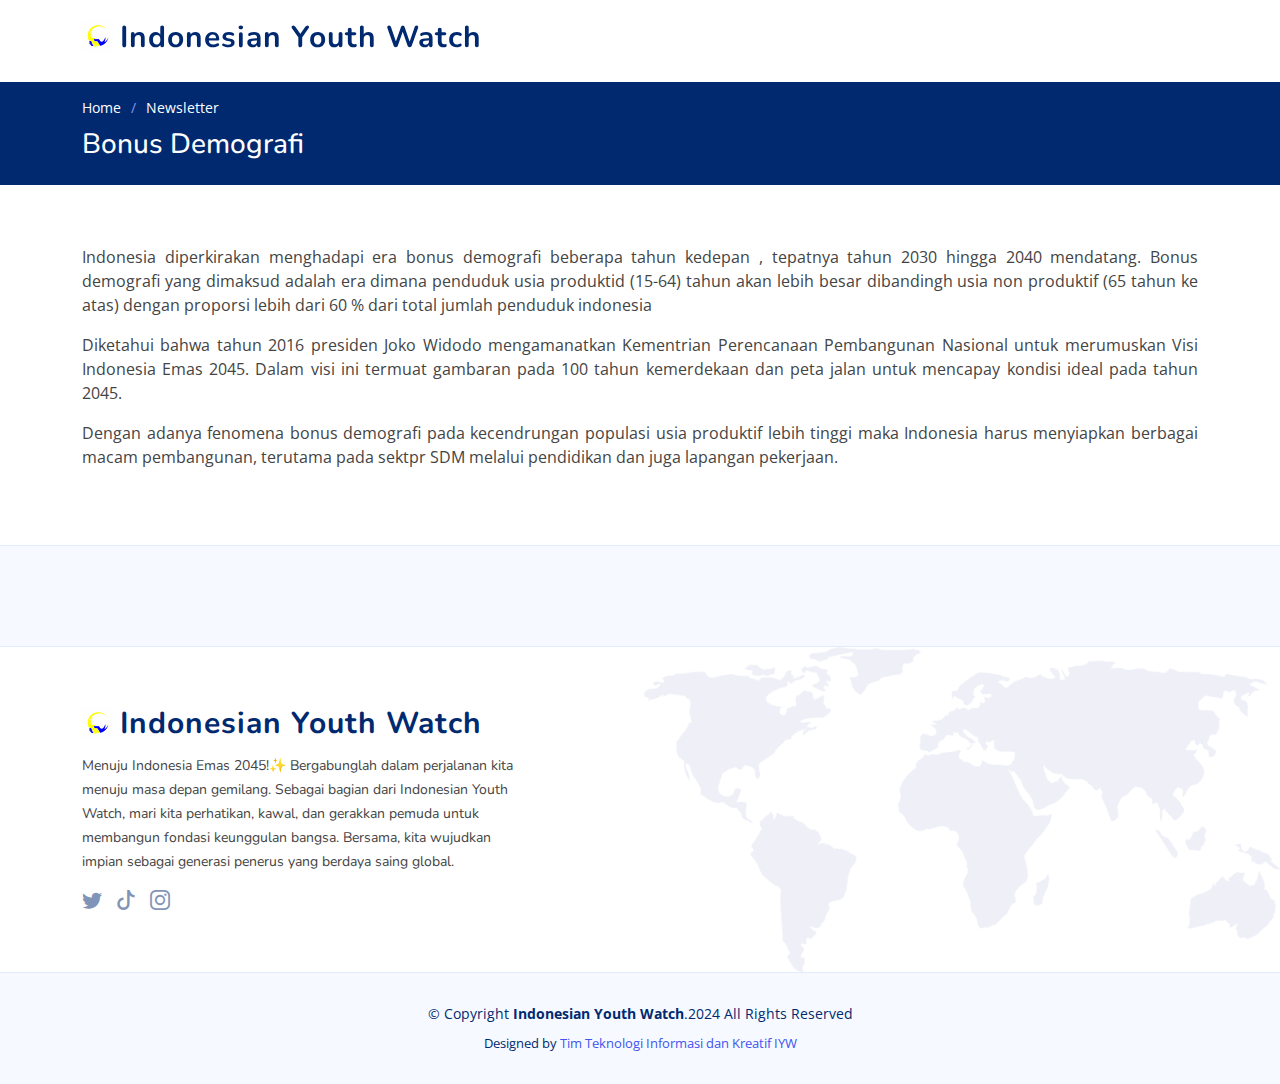
<file: demografi.html>
<!DOCTYPE html>
<html lang="en">
  <head>
    <meta charset="utf-8" />
    <meta content="width=device-width, initial-scale=1.0" name="viewport" />

    <title>Newsletter-Indonesian Youth Watch</title>
    <meta content="" name="description" />
    <meta content="" name="keywords" />

    <!-- Favicons -->
    <link href="assets/img/favicon-32x32.png" rel="icon" />
    <link
      href="assets/img/apple-touch-icon-180x180.png"
      rel="apple-touch-icon"
    />

    <!-- Google Fonts -->
    <link
      href="https://fonts.googleapis.com/css?family=Open+Sans:300,300i,400,400i,600,600i,700,700i|Nunito:300,300i,400,400i,600,600i,700,700i|Poppins:300,300i,400,400i,500,500i,600,600i,700,700i"
      rel="stylesheet"
    />

    <!-- Vendor CSS Files -->
    <link href="assets/vendor/aos/aos.css" rel="stylesheet" />
    <link
      href="assets/vendor/bootstrap/css/bootstrap.min.css"
      rel="stylesheet"
    />
    <link
      href="assets/vendor/bootstrap-icons/bootstrap-icons.css"
      rel="stylesheet"
    />
    <link
      href="assets/vendor/glightbox/css/glightbox.min.css"
      rel="stylesheet"
    />
    <link href="assets/vendor/remixicon/remixicon.css" rel="stylesheet" />
    <link href="assets/vendor/swiper/swiper-bundle.min.css" rel="stylesheet" />

    <!-- Template Main CSS File -->
    <link href="assets/css/style.css" rel="stylesheet" />

    <!-- =======================================================
  * Template Name: FlexStart
  * Template URL: https://bootstrapmade.com/flexstart-bootstrap-startup-template/
  * Updated: Mar 17 2024 with Bootstrap v5.3.3
  * Author: BootstrapMade.com
  * License: https://bootstrapmade.com/license/
  ======================================================== -->
  </head>

  <body>
    <!-- ======= Header ======= -->
    <header id="header" class="header fixed-top">
      <div
        class="container-fluid container-xl d-flex align-items-center justify-content-between"
      >
        <a href="index.html" class="logo d-flex align-items-center">
          <img src="assets/img/favicon-32x32.png" alt="" />
          <span>Indonesian Youth Watch</span>
        </a>

        <nav id="navbar" class="navbar">
          <ul>
            <!--    <li><a class="nav-link scrollto" href="#hero">Home</a></li>
            <li><a class="nav-link scrollto" href="#about">About</a></li>
            <li><a class="nav-link scrollto" href="#services">Services</a></li>
            <li>
              <a class="nav-link scrollto" href="#portfolio">Portfolio</a>
            </li>
            <li><a class="nav-link scrollto" href="#team">Team</a></li>
               <li><a href="blog.html">Blog</a></li>
          <li class="dropdown"><a href="#"><span>Drop Down</span> <i class="bi bi-chevron-down"></i></a>
            <ul>
              <li><a href="#">Drop Down 1</a></li>
              <li class="dropdown"><a href="#"><span>Deep Drop Down</span> <i class="bi bi-chevron-right"></i></a>
                <ul>
                  <li><a href="#">Deep Drop Down 1</a></li>
                  <li><a href="#">Deep Drop Down 2</a></li>
                  <li><a href="#">Deep Drop Down 3</a></li>
                  <li><a href="#">Deep Drop Down 4</a></li>
                  <li><a href="#">Deep Drop Down 5</a></li>
                </ul>
              </li>
              <li><a href="#">Drop Down 2</a></li>
              <li><a href="#">Drop Down 3</a></li>
              <li><a href="#">Drop Down 4</a></li>
            </ul>
          </li>

          <li class="dropdown megamenu"><a href="#"><span>Mega Menu</span> <i class="bi bi-chevron-down"></i></a>
            <ul>
              <li>
                <a href="#">Column 1 link 1</a>
                <a href="#">Column 1 link 2</a>
                <a href="#">Column 1 link 3</a>
              </li>
              <li>
                <a href="#">Column 2 link 1</a>
                <a href="#">Column 2 link 2</a>
                <a href="#">Column 3 link 3</a>
              </li>
              <li>
                <a href="#">Column 3 link 1</a>
                <a href="#">Column 3 link 2</a>
                <a href="#">Column 3 link 3</a>
              </li>
              <li>
                <a href="#">Column 4 link 1</a>
                <a href="#">Column 4 link 2</a>
                <a href="#">Column 4 link 3</a>
              </li>
            </ul>
          </li> 

            <li><a class="nav-link scrollto" href="#contact">Contact</a></li>
             <li><a class="getstarted scrollto" href="#about">Get Started</a></li> -->
          </ul>
          <i class="bi bi-list mobile-nav-toggle"></i>
        </nav>
        <!-- .navbar -->
      </div>
    </header>
    <!-- End Header -->

    <main id="main">
      <!-- ======= Breadcrumbs ======= -->
      <section class="breadcrumbs">
        <div class="container">
          <ol>
            <li><a href="index.html">Home</a></li>
            <li>Newsletter</li>
          </ol>
          <h2>Bonus Demografi</h2>
        </div>
      </section>
      <!-- End Breadcrumbs -->

      <section class="inner-page">
        <div class="container">
          <p style="text-align: justify">
            Indonesia diperkirakan menghadapi era bonus demografi beberapa tahun
            kedepan , tepatnya tahun 2030 hingga 2040 mendatang. Bonus demografi
            yang dimaksud adalah era dimana penduduk usia produktid (15-64)
            tahun akan lebih besar dibandingh usia non produktif (65 tahun ke
            atas) dengan proporsi lebih dari 60 % dari total jumlah penduduk
            indonesia
          </p>
          <p style="text-align: justify">
            Diketahui bahwa tahun 2016 presiden Joko Widodo mengamanatkan
            Kementrian Perencanaan Pembangunan Nasional untuk merumuskan Visi
            Indonesia Emas 2045. Dalam visi ini termuat gambaran pada 100 tahun
            kemerdekaan dan peta jalan untuk mencapay kondisi ideal pada tahun
            2045.
          </p>
          <p style="text-align: justify">
            Dengan adanya fenomena bonus demografi pada kecendrungan populasi
            usia produktif lebih tinggi maka Indonesia harus menyiapkan berbagai
            macam pembangunan, terutama pada sektpr SDM melalui pendidikan dan
            juga lapangan pekerjaan.
          </p>
        </div>
      </section>
    </main>
    <!-- End #main -->

    <!-- ======= Footer ======= -->
    <footer id="footer" class="footer">
      <div class="footer-newsletter">
        <div class="container">
          <div class="row justify-content-center">
            <div class="col-lg-12 text-center">
              <!--    <h4>Our Newsletter</h4>
              <p>
                Tamen quem nulla quae legam multos aute sint culpa legam noster
                magna
              </p>
            </div>
            <div class="col-lg-6">
              <form action="" method="post">
                <input type="email" name="email" /><input
                  type="submit"
                  value="Subscribe"
                />
              </form> -->
            </div>
          </div>
        </div>
      </div>

      <div class="footer-top">
        <div class="container">
          <div class="row gy-4">
            <div class="col-lg-5 col-md-12 footer-info">
              <a href="index.html" class="logo d-flex align-items-center">
                <img src="assets/img/favicon-32x32.png" alt="" />
                <span>Indonesian Youth Watch</span>
              </a>
              <p>
                Menuju Indonesia Emas 2045!✨ Bergabunglah dalam perjalanan kita
                menuju masa depan gemilang. Sebagai bagian dari Indonesian Youth
                Watch, mari kita perhatikan, kawal, dan gerakkan pemuda untuk
                membangun fondasi keunggulan bangsa. Bersama, kita wujudkan
                impian sebagai generasi penerus yang berdaya saing global.
              </p>
              <div class="social-links mt-3">
                <a href="https://www.twitter.com/idnyouthwatch" class="twitter"
                  ><i class="bi bi-twitter"></i
                ></a>
                <a href="https://www.tiktok.com/idn.youthwatch/" class="tiktok"
                  ><i class="bi bi-tiktok"></i
                ></a>
                <a
                  href="https://www.instagram.com/idn.youthwatch/"
                  class="instagram"
                  ><i class="bi bi-instagram"></i
                ></a>
              </div>
            </div>

            <div class="col-lg-2 col-6 footer-links">
              <!--  <h4>Useful Links</h4>
              <ul>
                <li>
                  <i class="bi bi-chevron-right"></i> <a href="#">Home</a>
                </li>
                <li>
                  <i class="bi bi-chevron-right"></i> <a href="#">About us</a>
                </li>
                <li>
                  <i class="bi bi-chevron-right"></i> <a href="#">Services</a>
                </li>
                <li>
                  <i class="bi bi-chevron-right"></i>
                  <a href="#">Terms of service</a>
                </li>
                <li>
                  <i class="bi bi-chevron-right"></i>
                  <a href="#">Privacy policy</a>
                </li>
              </ul> -->
            </div>

            <div class="col-lg-2 col-6 footer-links">
              <!--  <h4>Our Services</h4>
              <ul>
                <li>
                  <i class="bi bi-chevron-right"></i> <a href="#">Web Design</a>
                </li>
                <li>
                  <i class="bi bi-chevron-right"></i>
                  <a href="#">Web Development</a>
                </li>
                <li>
                  <i class="bi bi-chevron-right"></i>
                  <a href="#">Product Management</a>
                </li>
                <li>
                  <i class="bi bi-chevron-right"></i> <a href="#">Marketing</a>
                </li>
                <li>
                  <i class="bi bi-chevron-right"></i>
                  <a href="#">Graphic Design</a>
                </li>
              </ul> -->
            </div>

            <div
              class="col-lg-3 col-md-12 footer-contact text-center text-md-start"
            ></div>
          </div>
        </div>
      </div>

      <div class="container">
        <div class="copyright">
          &copy; Copyright <strong><span>Indonesian Youth Watch</span></strong
          >.2024 All Rights Reserved
        </div>
        <div class="credits">
          Designed by
          <a href="#">Tim Teknologi Informasi dan Kreatif IYW</a>
        </div>
      </div>
    </footer>
    <!-- End Footer -->

    <a
      href="#"
      class="back-to-top d-flex align-items-center justify-content-center"
      ><i class="bi bi-arrow-up-short"></i
    ></a>

    <!-- Vendor JS Files -->
    <script src="assets/vendor/purecounter/purecounter_vanilla.js"></script>
    <script src="assets/vendor/aos/aos.js"></script>
    <script src="assets/vendor/bootstrap/js/bootstrap.bundle.min.js"></script>
    <script src="assets/vendor/glightbox/js/glightbox.min.js"></script>
    <script src="assets/vendor/isotope-layout/isotope.pkgd.min.js"></script>
    <script src="assets/vendor/swiper/swiper-bundle.min.js"></script>
    <script src="assets/vendor/php-email-form/validate.js"></script>

    <!-- Template Main JS File -->
    <script src="assets/js/main.js"></script>
  </body>
</html>
</file>
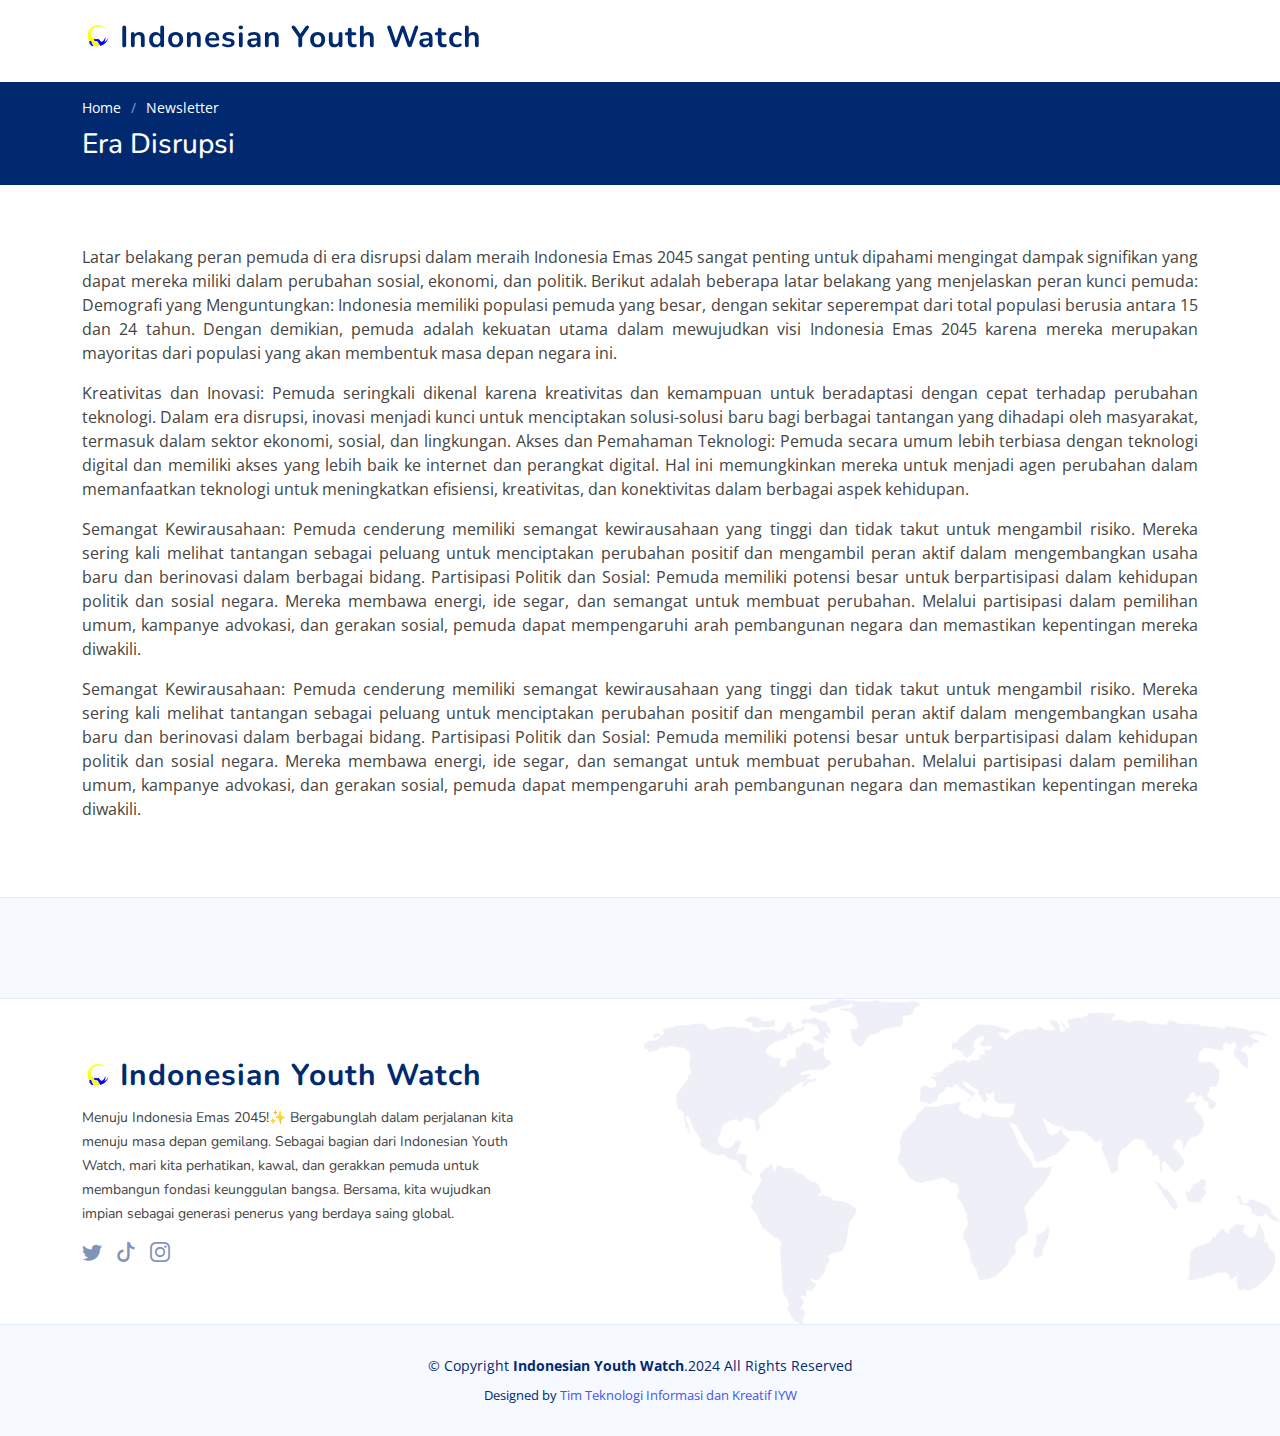
<file: disrupsi.html>
<!DOCTYPE html>
<html lang="en">
  <head>
    <meta charset="utf-8" />
    <meta content="width=device-width, initial-scale=1.0" name="viewport" />

    <title>Newsletter-Indonesian Youth Watch</title>
    <meta content="" name="description" />
    <meta content="" name="keywords" />

    <!-- Favicons -->
    <link href="assets/img/favicon-32x32.png" rel="icon" />
    <link
      href="assets/img/apple-touch-icon-180x180.png"
      rel="apple-touch-icon"
    />

    <!-- Google Fonts -->
    <link
      href="https://fonts.googleapis.com/css?family=Open+Sans:300,300i,400,400i,600,600i,700,700i|Nunito:300,300i,400,400i,600,600i,700,700i|Poppins:300,300i,400,400i,500,500i,600,600i,700,700i"
      rel="stylesheet"
    />

    <!-- Vendor CSS Files -->
    <link href="assets/vendor/aos/aos.css" rel="stylesheet" />
    <link
      href="assets/vendor/bootstrap/css/bootstrap.min.css"
      rel="stylesheet"
    />
    <link
      href="assets/vendor/bootstrap-icons/bootstrap-icons.css"
      rel="stylesheet"
    />
    <link
      href="assets/vendor/glightbox/css/glightbox.min.css"
      rel="stylesheet"
    />
    <link href="assets/vendor/remixicon/remixicon.css" rel="stylesheet" />
    <link href="assets/vendor/swiper/swiper-bundle.min.css" rel="stylesheet" />

    <!-- Template Main CSS File -->
    <link href="assets/css/style.css" rel="stylesheet" />

    <!-- =======================================================
  * Template Name: FlexStart
  * Template URL: https://bootstrapmade.com/flexstart-bootstrap-startup-template/
  * Updated: Mar 17 2024 with Bootstrap v5.3.3
  * Author: BootstrapMade.com
  * License: https://bootstrapmade.com/license/
  ======================================================== -->
  </head>

  <body>
    <!-- ======= Header ======= -->
    <header id="header" class="header fixed-top">
      <div
        class="container-fluid container-xl d-flex align-items-center justify-content-between"
      >
        <a href="index.html" class="logo d-flex align-items-center">
          <img src="assets/img/favicon-32x32.png" alt="" />
          <span>Indonesian Youth Watch</span>
        </a>

        <nav id="navbar" class="navbar">
          <ul>
            <!--    <li><a class="nav-link scrollto" href="#hero">Home</a></li>
            <li><a class="nav-link scrollto" href="#about">About</a></li>
            <li><a class="nav-link scrollto" href="#services">Services</a></li>
            <li>
              <a class="nav-link scrollto" href="#portfolio">Portfolio</a>
            </li>
            <li><a class="nav-link scrollto" href="#team">Team</a></li>
               <li><a href="blog.html">Blog</a></li>
          <li class="dropdown"><a href="#"><span>Drop Down</span> <i class="bi bi-chevron-down"></i></a>
            <ul>
              <li><a href="#">Drop Down 1</a></li>
              <li class="dropdown"><a href="#"><span>Deep Drop Down</span> <i class="bi bi-chevron-right"></i></a>
                <ul>
                  <li><a href="#">Deep Drop Down 1</a></li>
                  <li><a href="#">Deep Drop Down 2</a></li>
                  <li><a href="#">Deep Drop Down 3</a></li>
                  <li><a href="#">Deep Drop Down 4</a></li>
                  <li><a href="#">Deep Drop Down 5</a></li>
                </ul>
              </li>
              <li><a href="#">Drop Down 2</a></li>
              <li><a href="#">Drop Down 3</a></li>
              <li><a href="#">Drop Down 4</a></li>
            </ul>
          </li>

          <li class="dropdown megamenu"><a href="#"><span>Mega Menu</span> <i class="bi bi-chevron-down"></i></a>
            <ul>
              <li>
                <a href="#">Column 1 link 1</a>
                <a href="#">Column 1 link 2</a>
                <a href="#">Column 1 link 3</a>
              </li>
              <li>
                <a href="#">Column 2 link 1</a>
                <a href="#">Column 2 link 2</a>
                <a href="#">Column 3 link 3</a>
              </li>
              <li>
                <a href="#">Column 3 link 1</a>
                <a href="#">Column 3 link 2</a>
                <a href="#">Column 3 link 3</a>
              </li>
              <li>
                <a href="#">Column 4 link 1</a>
                <a href="#">Column 4 link 2</a>
                <a href="#">Column 4 link 3</a>
              </li>
            </ul>
          </li> 

            <li><a class="nav-link scrollto" href="#contact">Contact</a></li>
             <li><a class="getstarted scrollto" href="#about">Get Started</a></li> -->
          </ul>
          <i class="bi bi-list mobile-nav-toggle"></i>
        </nav>
        <!-- .navbar -->
      </div>
    </header>
    <!-- End Header -->

    <main id="main">
      <!-- ======= Breadcrumbs ======= -->
      <section class="breadcrumbs">
        <div class="container">
          <ol>
            <li><a href="index.html">Home</a></li>
            <li>Newsletter</li>
          </ol>
          <h2>Era Disrupsi</h2>
        </div>
      </section>
      <!-- End Breadcrumbs -->

      <section class="inner-page">
        <div class="container">
          <p style="text-align: justify">
            Latar belakang peran pemuda di era disrupsi dalam meraih Indonesia
            Emas 2045 sangat penting untuk dipahami mengingat dampak signifikan
            yang dapat mereka miliki dalam perubahan sosial, ekonomi, dan
            politik. Berikut adalah beberapa latar belakang yang menjelaskan
            peran kunci pemuda: Demografi yang Menguntungkan: Indonesia memiliki
            populasi pemuda yang besar, dengan sekitar seperempat dari total
            populasi berusia antara 15 dan 24 tahun. Dengan demikian, pemuda
            adalah kekuatan utama dalam mewujudkan visi Indonesia Emas 2045
            karena mereka merupakan mayoritas dari populasi yang akan membentuk
            masa depan negara ini.
          </p>
          <p style="text-align: justify">
            Kreativitas dan Inovasi: Pemuda seringkali dikenal karena
            kreativitas dan kemampuan untuk beradaptasi dengan cepat terhadap
            perubahan teknologi. Dalam era disrupsi, inovasi menjadi kunci untuk
            menciptakan solusi-solusi baru bagi berbagai tantangan yang dihadapi
            oleh masyarakat, termasuk dalam sektor ekonomi, sosial, dan
            lingkungan. Akses dan Pemahaman Teknologi: Pemuda secara umum lebih
            terbiasa dengan teknologi digital dan memiliki akses yang lebih baik
            ke internet dan perangkat digital. Hal ini memungkinkan mereka untuk
            menjadi agen perubahan dalam memanfaatkan teknologi untuk
            meningkatkan efisiensi, kreativitas, dan konektivitas dalam berbagai
            aspek kehidupan.
          </p>
          <p style="text-align: justify">
            Semangat Kewirausahaan: Pemuda cenderung memiliki semangat
            kewirausahaan yang tinggi dan tidak takut untuk mengambil risiko.
            Mereka sering kali melihat tantangan sebagai peluang untuk
            menciptakan perubahan positif dan mengambil peran aktif dalam
            mengembangkan usaha baru dan berinovasi dalam berbagai bidang.
            Partisipasi Politik dan Sosial: Pemuda memiliki potensi besar untuk
            berpartisipasi dalam kehidupan politik dan sosial negara. Mereka
            membawa energi, ide segar, dan semangat untuk membuat perubahan.
            Melalui partisipasi dalam pemilihan umum, kampanye advokasi, dan
            gerakan sosial, pemuda dapat mempengaruhi arah pembangunan negara
            dan memastikan kepentingan mereka diwakili.
          </p>
          <p style="text-align: justify">
            Semangat Kewirausahaan: Pemuda cenderung memiliki semangat
            kewirausahaan yang tinggi dan tidak takut untuk mengambil risiko.
            Mereka sering kali melihat tantangan sebagai peluang untuk
            menciptakan perubahan positif dan mengambil peran aktif dalam
            mengembangkan usaha baru dan berinovasi dalam berbagai bidang.
            Partisipasi Politik dan Sosial: Pemuda memiliki potensi besar untuk
            berpartisipasi dalam kehidupan politik dan sosial negara. Mereka
            membawa energi, ide segar, dan semangat untuk membuat perubahan.
            Melalui partisipasi dalam pemilihan umum, kampanye advokasi, dan
            gerakan sosial, pemuda dapat mempengaruhi arah pembangunan negara
            dan memastikan kepentingan mereka diwakili.
          </p>
        </div>
      </section>
    </main>
    <!-- End #main -->

    <!-- ======= Footer ======= -->
    <footer id="footer" class="footer">
      <div class="footer-newsletter">
        <div class="container">
          <div class="row justify-content-center">
            <div class="col-lg-12 text-center">
              <!--    <h4>Our Newsletter</h4>
              <p>
                Tamen quem nulla quae legam multos aute sint culpa legam noster
                magna
              </p>
            </div>
            <div class="col-lg-6">
              <form action="" method="post">
                <input type="email" name="email" /><input
                  type="submit"
                  value="Subscribe"
                />
              </form> -->
            </div>
          </div>
        </div>
      </div>

      <div class="footer-top">
        <div class="container">
          <div class="row gy-4">
            <div class="col-lg-5 col-md-12 footer-info">
              <a href="index.html" class="logo d-flex align-items-center">
                <img src="assets/img/favicon-32x32.png" alt="" />
                <span>Indonesian Youth Watch</span>
              </a>
              <p>
                Menuju Indonesia Emas 2045!✨ Bergabunglah dalam perjalanan kita
                menuju masa depan gemilang. Sebagai bagian dari Indonesian Youth
                Watch, mari kita perhatikan, kawal, dan gerakkan pemuda untuk
                membangun fondasi keunggulan bangsa. Bersama, kita wujudkan
                impian sebagai generasi penerus yang berdaya saing global.
              </p>
              <div class="social-links mt-3">
                <a href="https://www.twitter.com/idnyouthwatch" class="twitter"
                  ><i class="bi bi-twitter"></i
                ></a>
                <a href="https://www.tiktok.com/idn.youthwatch/" class="tiktok"
                  ><i class="bi bi-tiktok"></i
                ></a>
                <a
                  href="https://www.instagram.com/idn.youthwatch/"
                  class="instagram"
                  ><i class="bi bi-instagram"></i
                ></a>
              </div>
            </div>

            <div class="col-lg-2 col-6 footer-links">
              <!--  <h4>Useful Links</h4>
              <ul>
                <li>
                  <i class="bi bi-chevron-right"></i> <a href="#">Home</a>
                </li>
                <li>
                  <i class="bi bi-chevron-right"></i> <a href="#">About us</a>
                </li>
                <li>
                  <i class="bi bi-chevron-right"></i> <a href="#">Services</a>
                </li>
                <li>
                  <i class="bi bi-chevron-right"></i>
                  <a href="#">Terms of service</a>
                </li>
                <li>
                  <i class="bi bi-chevron-right"></i>
                  <a href="#">Privacy policy</a>
                </li>
              </ul> -->
            </div>

            <div class="col-lg-2 col-6 footer-links">
              <!--  <h4>Our Services</h4>
              <ul>
                <li>
                  <i class="bi bi-chevron-right"></i> <a href="#">Web Design</a>
                </li>
                <li>
                  <i class="bi bi-chevron-right"></i>
                  <a href="#">Web Development</a>
                </li>
                <li>
                  <i class="bi bi-chevron-right"></i>
                  <a href="#">Product Management</a>
                </li>
                <li>
                  <i class="bi bi-chevron-right"></i> <a href="#">Marketing</a>
                </li>
                <li>
                  <i class="bi bi-chevron-right"></i>
                  <a href="#">Graphic Design</a>
                </li>
              </ul> -->
            </div>

            <div
              class="col-lg-3 col-md-12 footer-contact text-center text-md-start"
            ></div>
          </div>
        </div>
      </div>

      <div class="container">
        <div class="copyright">
          &copy; Copyright <strong><span>Indonesian Youth Watch</span></strong
          >.2024 All Rights Reserved
        </div>
        <div class="credits">
          Designed by
          <a href="#">Tim Teknologi Informasi dan Kreatif IYW</a>
        </div>
      </div>
    </footer>
    <!-- End Footer -->

    <a
      href="#"
      class="back-to-top d-flex align-items-center justify-content-center"
      ><i class="bi bi-arrow-up-short"></i
    ></a>

    <!-- Vendor JS Files -->
    <script src="assets/vendor/purecounter/purecounter_vanilla.js"></script>
    <script src="assets/vendor/aos/aos.js"></script>
    <script src="assets/vendor/bootstrap/js/bootstrap.bundle.min.js"></script>
    <script src="assets/vendor/glightbox/js/glightbox.min.js"></script>
    <script src="assets/vendor/isotope-layout/isotope.pkgd.min.js"></script>
    <script src="assets/vendor/swiper/swiper-bundle.min.js"></script>
    <script src="assets/vendor/php-email-form/validate.js"></script>

    <!-- Template Main JS File -->
    <script src="assets/js/main.js"></script>
  </body>
</html>
</file>
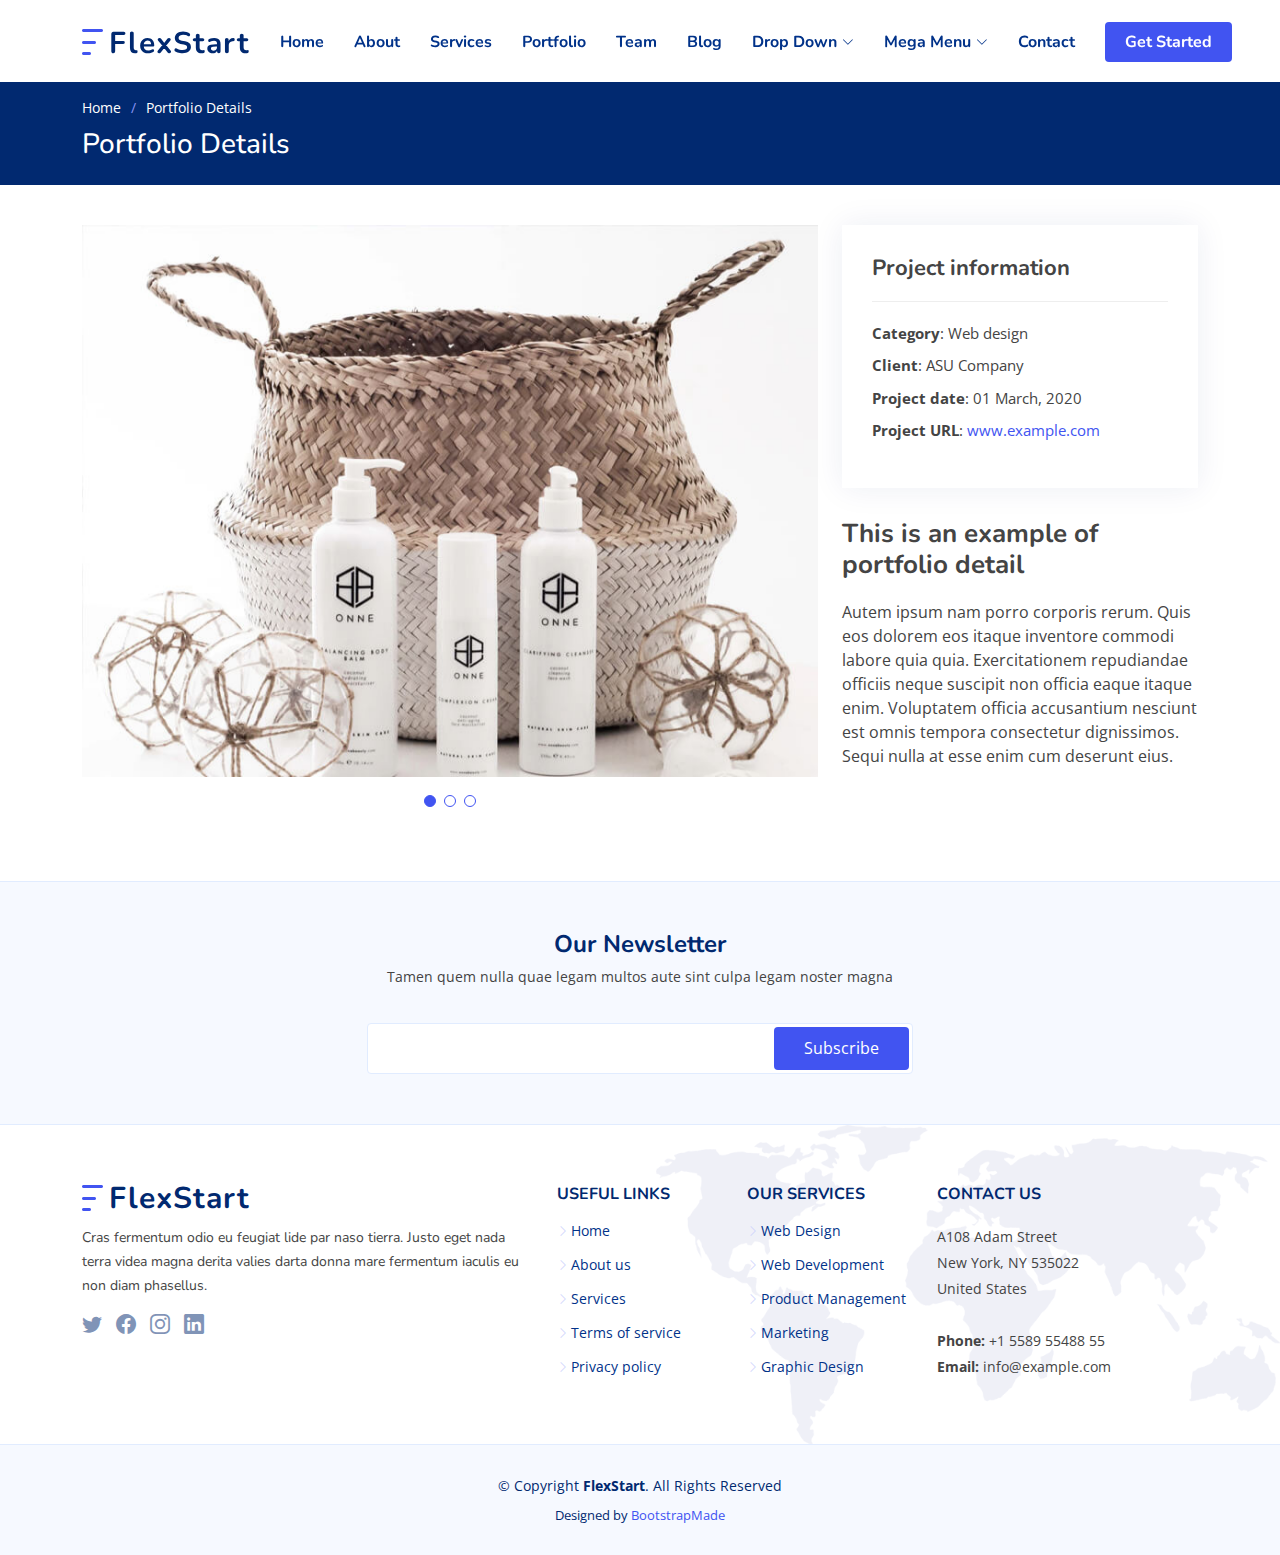
<file: portfolio-details.html>
<!DOCTYPE html>
<html lang="en">

<head>
  <meta charset="utf-8">
  <meta content="width=device-width, initial-scale=1.0" name="viewport">

  <title>Portfolio Details - FlexStart Bootstrap Template</title>
  <meta content="" name="description">
  <meta content="" name="keywords">

  <!-- Favicons -->
  <link href="assets/img/favicon.png" rel="icon">
  <link href="assets/img/apple-touch-icon.png" rel="apple-touch-icon">

  <!-- Google Fonts -->
  <link href="https://fonts.googleapis.com/css?family=Open+Sans:300,300i,400,400i,600,600i,700,700i|Nunito:300,300i,400,400i,600,600i,700,700i|Poppins:300,300i,400,400i,500,500i,600,600i,700,700i" rel="stylesheet">

  <!-- Vendor CSS Files -->
  <link href="assets/vendor/aos/aos.css" rel="stylesheet">
  <link href="assets/vendor/bootstrap/css/bootstrap.min.css" rel="stylesheet">
  <link href="assets/vendor/bootstrap-icons/bootstrap-icons.css" rel="stylesheet">
  <link href="assets/vendor/glightbox/css/glightbox.min.css" rel="stylesheet">
  <link href="assets/vendor/remixicon/remixicon.css" rel="stylesheet">
  <link href="assets/vendor/swiper/swiper-bundle.min.css" rel="stylesheet">

  <!-- Template Main CSS File -->
  <link href="assets/css/style.css" rel="stylesheet">

  <!-- =======================================================
  * Template Name: FlexStart
  * Template URL: https://bootstrapmade.com/flexstart-bootstrap-startup-template/
  * Updated: Mar 17 2024 with Bootstrap v5.3.3
  * Author: BootstrapMade.com
  * License: https://bootstrapmade.com/license/
  ======================================================== -->
</head>

<body>

  <!-- ======= Header ======= -->
  <header id="header" class="header fixed-top">
    <div class="container-fluid container-xl d-flex align-items-center justify-content-between">

      <a href="index.html" class="logo d-flex align-items-center">
        <img src="assets/img/logo.png" alt="">
        <span>FlexStart</span>
      </a>

      <nav id="navbar" class="navbar">
        <ul>
          <li><a class="nav-link scrollto " href="#hero">Home</a></li>
          <li><a class="nav-link scrollto" href="#about">About</a></li>
          <li><a class="nav-link scrollto" href="#services">Services</a></li>
          <li><a class="nav-link scrollto" href="#portfolio">Portfolio</a></li>
          <li><a class="nav-link scrollto" href="#team">Team</a></li>
          <li><a href="blog.html">Blog</a></li>
          <li class="dropdown"><a href="#"><span>Drop Down</span> <i class="bi bi-chevron-down"></i></a>
            <ul>
              <li><a href="#">Drop Down 1</a></li>
              <li class="dropdown"><a href="#"><span>Deep Drop Down</span> <i class="bi bi-chevron-right"></i></a>
                <ul>
                  <li><a href="#">Deep Drop Down 1</a></li>
                  <li><a href="#">Deep Drop Down 2</a></li>
                  <li><a href="#">Deep Drop Down 3</a></li>
                  <li><a href="#">Deep Drop Down 4</a></li>
                  <li><a href="#">Deep Drop Down 5</a></li>
                </ul>
              </li>
              <li><a href="#">Drop Down 2</a></li>
              <li><a href="#">Drop Down 3</a></li>
              <li><a href="#">Drop Down 4</a></li>
            </ul>
          </li>

          <li class="dropdown megamenu"><a href="#"><span>Mega Menu</span> <i class="bi bi-chevron-down"></i></a>
            <ul>
              <li>
                <a href="#">Column 1 link 1</a>
                <a href="#">Column 1 link 2</a>
                <a href="#">Column 1 link 3</a>
              </li>
              <li>
                <a href="#">Column 2 link 1</a>
                <a href="#">Column 2 link 2</a>
                <a href="#">Column 3 link 3</a>
              </li>
              <li>
                <a href="#">Column 3 link 1</a>
                <a href="#">Column 3 link 2</a>
                <a href="#">Column 3 link 3</a>
              </li>
              <li>
                <a href="#">Column 4 link 1</a>
                <a href="#">Column 4 link 2</a>
                <a href="#">Column 4 link 3</a>
              </li>
            </ul>
          </li>

          <li><a class="nav-link scrollto" href="#contact">Contact</a></li>
          <li><a class="getstarted scrollto" href="#about">Get Started</a></li>
        </ul>
        <i class="bi bi-list mobile-nav-toggle"></i>
      </nav><!-- .navbar -->

    </div>
  </header><!-- End Header -->

  <main id="main">

    <!-- ======= Breadcrumbs ======= -->
    <section class="breadcrumbs">
      <div class="container">

        <ol>
          <li><a href="index.html">Home</a></li>
          <li>Portfolio Details</li>
        </ol>
        <h2>Portfolio Details</h2>

      </div>
    </section><!-- End Breadcrumbs -->

    <!-- ======= Portfolio Details Section ======= -->
    <section id="portfolio-details" class="portfolio-details">
      <div class="container">

        <div class="row gy-4">

          <div class="col-lg-8">
            <div class="portfolio-details-slider swiper">
              <div class="swiper-wrapper align-items-center">

                <div class="swiper-slide">
                  <img src="assets/img/portfolio/portfolio-1.jpg" alt="">
                </div>

                <div class="swiper-slide">
                  <img src="assets/img/portfolio/portfolio-2.jpg" alt="">
                </div>

                <div class="swiper-slide">
                  <img src="assets/img/portfolio/portfolio-3.jpg" alt="">
                </div>

              </div>
              <div class="swiper-pagination"></div>
            </div>
          </div>

          <div class="col-lg-4">
            <div class="portfolio-info">
              <h3>Project information</h3>
              <ul>
                <li><strong>Category</strong>: Web design</li>
                <li><strong>Client</strong>: ASU Company</li>
                <li><strong>Project date</strong>: 01 March, 2020</li>
                <li><strong>Project URL</strong>: <a href="#">www.example.com</a></li>
              </ul>
            </div>
            <div class="portfolio-description">
              <h2>This is an example of portfolio detail</h2>
              <p>
                Autem ipsum nam porro corporis rerum. Quis eos dolorem eos itaque inventore commodi labore quia quia. Exercitationem repudiandae officiis neque suscipit non officia eaque itaque enim. Voluptatem officia accusantium nesciunt est omnis tempora consectetur dignissimos. Sequi nulla at esse enim cum deserunt eius.
              </p>
            </div>
          </div>

        </div>

      </div>
    </section><!-- End Portfolio Details Section -->

  </main><!-- End #main -->

  <!-- ======= Footer ======= -->
  <footer id="footer" class="footer">

    <div class="footer-newsletter">
      <div class="container">
        <div class="row justify-content-center">
          <div class="col-lg-12 text-center">
            <h4>Our Newsletter</h4>
            <p>Tamen quem nulla quae legam multos aute sint culpa legam noster magna</p>
          </div>
          <div class="col-lg-6">
            <form action="" method="post">
              <input type="email" name="email"><input type="submit" value="Subscribe">
            </form>
          </div>
        </div>
      </div>
    </div>

    <div class="footer-top">
      <div class="container">
        <div class="row gy-4">
          <div class="col-lg-5 col-md-12 footer-info">
            <a href="index.html" class="logo d-flex align-items-center">
              <img src="assets/img/logo.png" alt="">
              <span>FlexStart</span>
            </a>
            <p>Cras fermentum odio eu feugiat lide par naso tierra. Justo eget nada terra videa magna derita valies darta donna mare fermentum iaculis eu non diam phasellus.</p>
            <div class="social-links mt-3">
              <a href="#" class="twitter"><i class="bi bi-twitter"></i></a>
              <a href="#" class="facebook"><i class="bi bi-facebook"></i></a>
              <a href="#" class="instagram"><i class="bi bi-instagram"></i></a>
              <a href="#" class="linkedin"><i class="bi bi-linkedin"></i></a>
            </div>
          </div>

          <div class="col-lg-2 col-6 footer-links">
            <h4>Useful Links</h4>
            <ul>
              <li><i class="bi bi-chevron-right"></i> <a href="#">Home</a></li>
              <li><i class="bi bi-chevron-right"></i> <a href="#">About us</a></li>
              <li><i class="bi bi-chevron-right"></i> <a href="#">Services</a></li>
              <li><i class="bi bi-chevron-right"></i> <a href="#">Terms of service</a></li>
              <li><i class="bi bi-chevron-right"></i> <a href="#">Privacy policy</a></li>
            </ul>
          </div>

          <div class="col-lg-2 col-6 footer-links">
            <h4>Our Services</h4>
            <ul>
              <li><i class="bi bi-chevron-right"></i> <a href="#">Web Design</a></li>
              <li><i class="bi bi-chevron-right"></i> <a href="#">Web Development</a></li>
              <li><i class="bi bi-chevron-right"></i> <a href="#">Product Management</a></li>
              <li><i class="bi bi-chevron-right"></i> <a href="#">Marketing</a></li>
              <li><i class="bi bi-chevron-right"></i> <a href="#">Graphic Design</a></li>
            </ul>
          </div>

          <div class="col-lg-3 col-md-12 footer-contact text-center text-md-start">
            <h4>Contact Us</h4>
            <p>
              A108 Adam Street <br>
              New York, NY 535022<br>
              United States <br><br>
              <strong>Phone:</strong> +1 5589 55488 55<br>
              <strong>Email:</strong> info@example.com<br>
            </p>

          </div>

        </div>
      </div>
    </div>

    <div class="container">
      <div class="copyright">
        &copy; Copyright <strong><span>FlexStart</span></strong>. All Rights Reserved
      </div>
      <div class="credits">
        <!-- All the links in the footer should remain intact. -->
        <!-- You can delete the links only if you purchased the pro version. -->
        <!-- Licensing information: https://bootstrapmade.com/license/ -->
        <!-- Purchase the pro version with working PHP/AJAX contact form: https://bootstrapmade.com/flexstart-bootstrap-startup-template/ -->
        Designed by <a href="https://bootstrapmade.com/">BootstrapMade</a>
      </div>
    </div>
  </footer><!-- End Footer -->

  <a href="#" class="back-to-top d-flex align-items-center justify-content-center"><i class="bi bi-arrow-up-short"></i></a>

  <!-- Vendor JS Files -->
  <script src="assets/vendor/purecounter/purecounter_vanilla.js"></script>
  <script src="assets/vendor/aos/aos.js"></script>
  <script src="assets/vendor/bootstrap/js/bootstrap.bundle.min.js"></script>
  <script src="assets/vendor/glightbox/js/glightbox.min.js"></script>
  <script src="assets/vendor/isotope-layout/isotope.pkgd.min.js"></script>
  <script src="assets/vendor/swiper/swiper-bundle.min.js"></script>
  <script src="assets/vendor/php-email-form/validate.js"></script>

  <!-- Template Main JS File -->
  <script src="assets/js/main.js"></script>

</body>

</html>
</file>
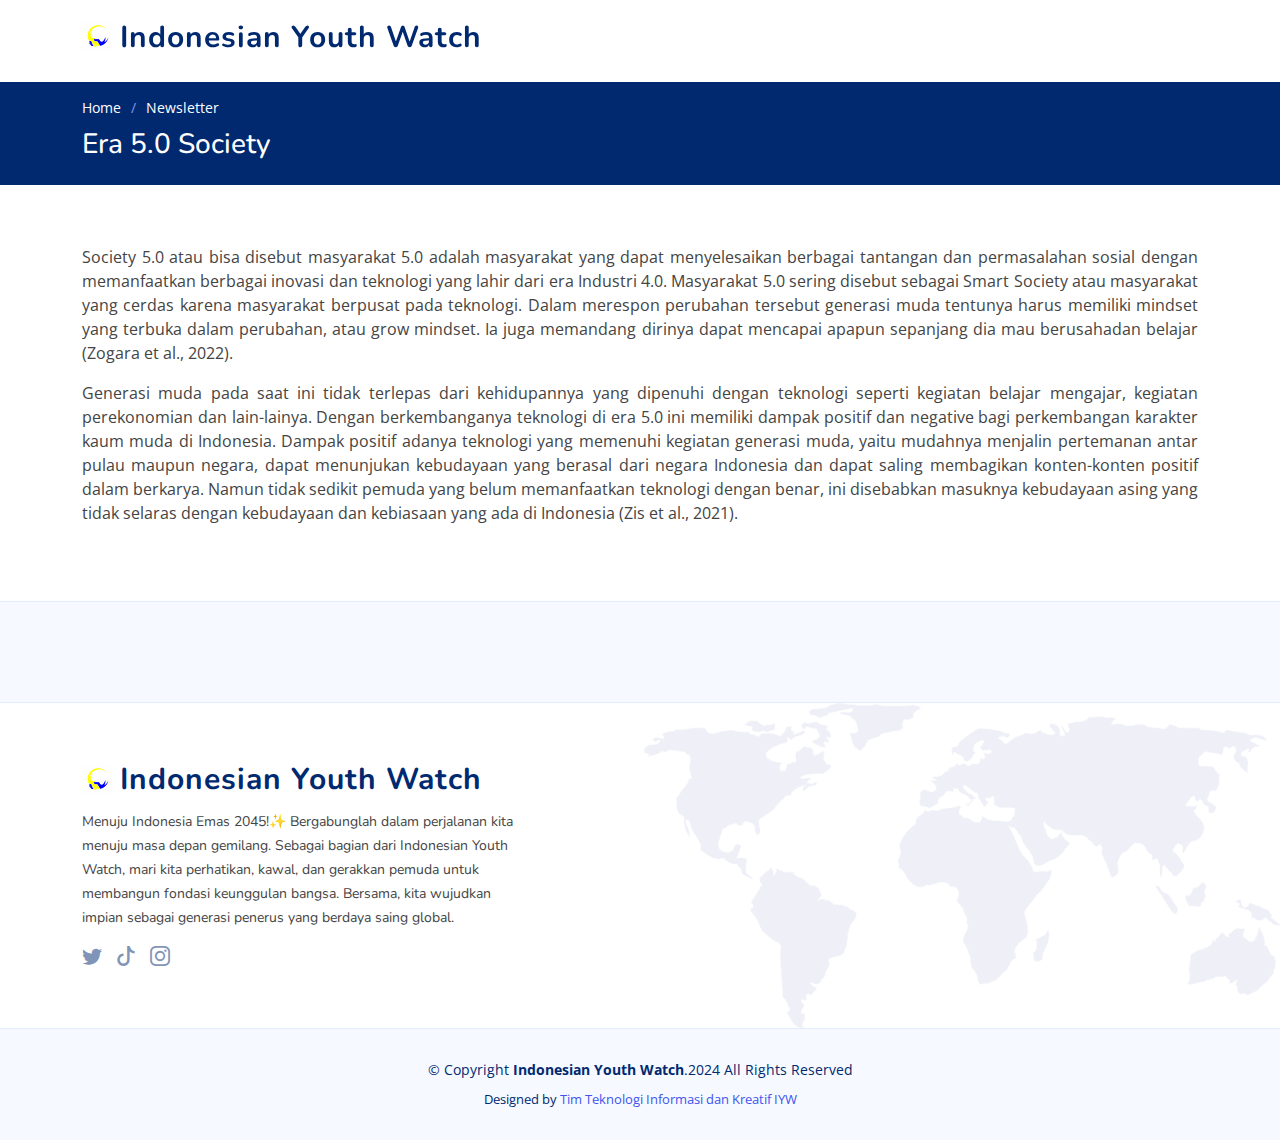
<file: society.html>
<!DOCTYPE html>
<html lang="en">
  <head>
    <meta charset="utf-8" />
    <meta content="width=device-width, initial-scale=1.0" name="viewport" />

    <title>Newsletter-Indonesian Youth Watch</title>
    <meta content="" name="description" />
    <meta content="" name="keywords" />

    <!-- Favicons -->
    <link href="assets/img/favicon-32x32.png" rel="icon" />
    <link
      href="assets/img/apple-touch-icon-180x180.png"
      rel="apple-touch-icon"
    />

    <!-- Google Fonts -->
    <link
      href="https://fonts.googleapis.com/css?family=Open+Sans:300,300i,400,400i,600,600i,700,700i|Nunito:300,300i,400,400i,600,600i,700,700i|Poppins:300,300i,400,400i,500,500i,600,600i,700,700i"
      rel="stylesheet"
    />

    <!-- Vendor CSS Files -->
    <link href="assets/vendor/aos/aos.css" rel="stylesheet" />
    <link
      href="assets/vendor/bootstrap/css/bootstrap.min.css"
      rel="stylesheet"
    />
    <link
      href="assets/vendor/bootstrap-icons/bootstrap-icons.css"
      rel="stylesheet"
    />
    <link
      href="assets/vendor/glightbox/css/glightbox.min.css"
      rel="stylesheet"
    />
    <link href="assets/vendor/remixicon/remixicon.css" rel="stylesheet" />
    <link href="assets/vendor/swiper/swiper-bundle.min.css" rel="stylesheet" />

    <!-- Template Main CSS File -->
    <link href="assets/css/style.css" rel="stylesheet" />

    <!-- =======================================================
  * Template Name: FlexStart
  * Template URL: https://bootstrapmade.com/flexstart-bootstrap-startup-template/
  * Updated: Mar 17 2024 with Bootstrap v5.3.3
  * Author: BootstrapMade.com
  * License: https://bootstrapmade.com/license/
  ======================================================== -->
  </head>

  <body>
    <!-- ======= Header ======= -->
    <header id="header" class="header fixed-top">
      <div
        class="container-fluid container-xl d-flex align-items-center justify-content-between"
      >
        <a href="index.html" class="logo d-flex align-items-center">
          <img src="assets/img/favicon-32x32.png" alt="" />
          <span>Indonesian Youth Watch</span>
        </a>

        <nav id="navbar" class="navbar">
          <ul>
            <!--    <li><a class="nav-link scrollto" href="#hero">Home</a></li>
            <li><a class="nav-link scrollto" href="#about">About</a></li>
            <li><a class="nav-link scrollto" href="#services">Services</a></li>
            <li>
              <a class="nav-link scrollto" href="#portfolio">Portfolio</a>
            </li>
            <li><a class="nav-link scrollto" href="#team">Team</a></li>
               <li><a href="blog.html">Blog</a></li>
          <li class="dropdown"><a href="#"><span>Drop Down</span> <i class="bi bi-chevron-down"></i></a>
            <ul>
              <li><a href="#">Drop Down 1</a></li>
              <li class="dropdown"><a href="#"><span>Deep Drop Down</span> <i class="bi bi-chevron-right"></i></a>
                <ul>
                  <li><a href="#">Deep Drop Down 1</a></li>
                  <li><a href="#">Deep Drop Down 2</a></li>
                  <li><a href="#">Deep Drop Down 3</a></li>
                  <li><a href="#">Deep Drop Down 4</a></li>
                  <li><a href="#">Deep Drop Down 5</a></li>
                </ul>
              </li>
              <li><a href="#">Drop Down 2</a></li>
              <li><a href="#">Drop Down 3</a></li>
              <li><a href="#">Drop Down 4</a></li>
            </ul>
          </li>

          <li class="dropdown megamenu"><a href="#"><span>Mega Menu</span> <i class="bi bi-chevron-down"></i></a>
            <ul>
              <li>
                <a href="#">Column 1 link 1</a>
                <a href="#">Column 1 link 2</a>
                <a href="#">Column 1 link 3</a>
              </li>
              <li>
                <a href="#">Column 2 link 1</a>
                <a href="#">Column 2 link 2</a>
                <a href="#">Column 3 link 3</a>
              </li>
              <li>
                <a href="#">Column 3 link 1</a>
                <a href="#">Column 3 link 2</a>
                <a href="#">Column 3 link 3</a>
              </li>
              <li>
                <a href="#">Column 4 link 1</a>
                <a href="#">Column 4 link 2</a>
                <a href="#">Column 4 link 3</a>
              </li>
            </ul>
          </li> 

            <li><a class="nav-link scrollto" href="#contact">Contact</a></li>
             <li><a class="getstarted scrollto" href="#about">Get Started</a></li> -->
          </ul>
          <i class="bi bi-list mobile-nav-toggle"></i>
        </nav>
        <!-- .navbar -->
      </div>
    </header>
    <!-- End Header -->

    <main id="main">
      <!-- ======= Breadcrumbs ======= -->
      <section class="breadcrumbs">
        <div class="container">
          <ol>
            <li><a href="index.html">Home</a></li>
            <li>Newsletter</li>
          </ol>
          <h2>Era 5.0 Society</h2>
        </div>
      </section>
      <!-- End Breadcrumbs -->

      <section class="inner-page">
        <div class="container">
          <p style="text-align: justify">
            Society 5.0 atau bisa disebut masyarakat 5.0 adalah masyarakat yang
            dapat menyelesaikan berbagai tantangan dan permasalahan sosial
            dengan memanfaatkan berbagai inovasi dan teknologi yang lahir dari
            era Industri 4.0. Masyarakat 5.0 sering disebut sebagai Smart
            Society atau masyarakat yang cerdas karena masyarakat berpusat pada
            teknologi. Dalam merespon perubahan tersebut generasi muda tentunya
            harus memiliki mindset yang terbuka dalam perubahan, atau grow
            mindset. Ia juga memandang dirinya dapat mencapai apapun sepanjang
            dia mau berusahadan belajar (Zogara et al., 2022).
          </p>
          <p style="text-align: justify">
            Generasi muda pada saat ini tidak terlepas dari kehidupannya yang
            dipenuhi dengan teknologi seperti kegiatan belajar mengajar,
            kegiatan perekonomian dan lain-lainya. Dengan berkembanganya
            teknologi di era 5.0 ini memiliki dampak positif dan negative bagi
            perkembangan karakter kaum muda di Indonesia. Dampak positif adanya
            teknologi yang memenuhi kegiatan generasi muda, yaitu mudahnya
            menjalin pertemanan antar pulau maupun negara, dapat menunjukan
            kebudayaan yang berasal dari negara Indonesia dan dapat saling
            membagikan konten-konten positif dalam berkarya. Namun tidak sedikit
            pemuda yang belum memanfaatkan teknologi dengan benar, ini
            disebabkan masuknya kebudayaan asing yang tidak selaras dengan
            kebudayaan dan kebiasaan yang ada di Indonesia (Zis et al., 2021).
          </p>
        </div>
      </section>
    </main>
    <!-- End #main -->

    <!-- ======= Footer ======= -->
    <footer id="footer" class="footer">
      <div class="footer-newsletter">
        <div class="container">
          <div class="row justify-content-center">
            <div class="col-lg-12 text-center">
              <!--    <h4>Our Newsletter</h4>
              <p>
                Tamen quem nulla quae legam multos aute sint culpa legam noster
                magna
              </p>
            </div>
            <div class="col-lg-6">
              <form action="" method="post">
                <input type="email" name="email" /><input
                  type="submit"
                  value="Subscribe"
                />
              </form> -->
            </div>
          </div>
        </div>
      </div>

      <div class="footer-top">
        <div class="container">
          <div class="row gy-4">
            <div class="col-lg-5 col-md-12 footer-info">
              <a href="index.html" class="logo d-flex align-items-center">
                <img src="assets/img/favicon-32x32.png" alt="" />
                <span>Indonesian Youth Watch</span>
              </a>
              <p>
                Menuju Indonesia Emas 2045!✨ Bergabunglah dalam perjalanan kita
                menuju masa depan gemilang. Sebagai bagian dari Indonesian Youth
                Watch, mari kita perhatikan, kawal, dan gerakkan pemuda untuk
                membangun fondasi keunggulan bangsa. Bersama, kita wujudkan
                impian sebagai generasi penerus yang berdaya saing global.
              </p>
              <div class="social-links mt-3">
                <a href="https://www.twitter.com/idnyouthwatch" class="twitter"
                  ><i class="bi bi-twitter"></i
                ></a>
                <a href="https://www.tiktok.com/idn.youthwatch/" class="tiktok"
                  ><i class="bi bi-tiktok"></i
                ></a>
                <a
                  href="https://www.instagram.com/idn.youthwatch/"
                  class="instagram"
                  ><i class="bi bi-instagram"></i
                ></a>
              </div>
            </div>

            <div class="col-lg-2 col-6 footer-links">
              <!--  <h4>Useful Links</h4>
              <ul>
                <li>
                  <i class="bi bi-chevron-right"></i> <a href="#">Home</a>
                </li>
                <li>
                  <i class="bi bi-chevron-right"></i> <a href="#">About us</a>
                </li>
                <li>
                  <i class="bi bi-chevron-right"></i> <a href="#">Services</a>
                </li>
                <li>
                  <i class="bi bi-chevron-right"></i>
                  <a href="#">Terms of service</a>
                </li>
                <li>
                  <i class="bi bi-chevron-right"></i>
                  <a href="#">Privacy policy</a>
                </li>
              </ul> -->
            </div>

            <div class="col-lg-2 col-6 footer-links">
              <!--  <h4>Our Services</h4>
              <ul>
                <li>
                  <i class="bi bi-chevron-right"></i> <a href="#">Web Design</a>
                </li>
                <li>
                  <i class="bi bi-chevron-right"></i>
                  <a href="#">Web Development</a>
                </li>
                <li>
                  <i class="bi bi-chevron-right"></i>
                  <a href="#">Product Management</a>
                </li>
                <li>
                  <i class="bi bi-chevron-right"></i> <a href="#">Marketing</a>
                </li>
                <li>
                  <i class="bi bi-chevron-right"></i>
                  <a href="#">Graphic Design</a>
                </li>
              </ul> -->
            </div>

            <div
              class="col-lg-3 col-md-12 footer-contact text-center text-md-start"
            ></div>
          </div>
        </div>
      </div>

      <div class="container">
        <div class="copyright">
          &copy; Copyright <strong><span>Indonesian Youth Watch</span></strong
          >.2024 All Rights Reserved
        </div>
        <div class="credits">
          Designed by
          <a href="#">Tim Teknologi Informasi dan Kreatif IYW</a>
        </div>
      </div>
    </footer>
    <!-- End Footer -->

    <a
      href="#"
      class="back-to-top d-flex align-items-center justify-content-center"
      ><i class="bi bi-arrow-up-short"></i
    ></a>

    <!-- Vendor JS Files -->
    <script src="assets/vendor/purecounter/purecounter_vanilla.js"></script>
    <script src="assets/vendor/aos/aos.js"></script>
    <script src="assets/vendor/bootstrap/js/bootstrap.bundle.min.js"></script>
    <script src="assets/vendor/glightbox/js/glightbox.min.js"></script>
    <script src="assets/vendor/isotope-layout/isotope.pkgd.min.js"></script>
    <script src="assets/vendor/swiper/swiper-bundle.min.js"></script>
    <script src="assets/vendor/php-email-form/validate.js"></script>

    <!-- Template Main JS File -->
    <script src="assets/js/main.js"></script>
  </body>
</html>
</file>
<file: assets/css/style.css>
/**
* Template Name: FlexStart
* Template URL: https://bootstrapmade.com/flexstart-bootstrap-startup-template/
* Updated: Mar 17 2024 with Bootstrap v5.3.3
* Author: BootstrapMade.com
* License: https://bootstrapmade.com/license/
*/

/*--------------------------------------------------------------
# General
--------------------------------------------------------------*/
:root {
  scroll-behavior: smooth;
}

body {
  font-family: "Open Sans", sans-serif;
  color: #444444;
}

a {
  color: #4154f1;
  text-decoration: none;
}

a:hover {
  color: #717ff5;
  text-decoration: none;
}

h1,
h2,
h3,
h4,
h5,
h6 {
  font-family: "Nunito", sans-serif;
}

/*--------------------------------------------------------------
# Sections
--------------------------------------------------------------*/
section {
  padding: 60px 0;
  overflow: hidden;
}

.section-header {
  text-align: center;
  padding-bottom: 40px;
}

.section-header h2 {
  font-size: 13px;
  letter-spacing: 1px;
  font-weight: 700;
  margin: 0;
  color: #4154f1;
  text-transform: uppercase;
}

.section-header p {
  margin: 10px 0 0 0;
  padding: 0;
  font-size: 38px;
  line-height: 42px;
  font-weight: 700;
  color: #012970;
}

@media (max-width: 768px) {
  .section-header p {
    font-size: 28px;
    line-height: 32px;
  }
}

/*--------------------------------------------------------------
# Breadcrumbs
--------------------------------------------------------------*/
.breadcrumbs {
  padding: 15px 0;
  background: #012970;
  min-height: 40px;
  margin-top: 82px;
  color: #fff;
}

@media (max-width: 992px) {
  .breadcrumbs {
    margin-top: 57px;
  }
}

.breadcrumbs h2 {
  font-size: 28px;
  font-weight: 500;
}

.breadcrumbs ol {
  display: flex;
  flex-wrap: wrap;
  list-style: none;
  padding: 0 0 10px 0;
  margin: 0;
  font-size: 14px;
}

.breadcrumbs ol a {
  color: #fff;
  transition: 0.3s;
}

.breadcrumbs ol a:hover {
  text-decoration: underline;
}

.breadcrumbs ol li + li {
  padding-left: 10px;
}

.breadcrumbs ol li + li::before {
  display: inline-block;
  padding-right: 10px;
  color: #8894f6;
  content: "/";
}

/*--------------------------------------------------------------
# Back to top button
--------------------------------------------------------------*/
.back-to-top {
  position: fixed;
  visibility: hidden;
  opacity: 0;
  right: 15px;
  bottom: 15px;
  z-index: 99999;
  background: #4154f1;
  width: 40px;
  height: 40px;
  border-radius: 4px;
  transition: all 0.4s;
}

.back-to-top i {
  font-size: 24px;
  color: #fff;
  line-height: 0;
}

.back-to-top:hover {
  background: #6776f4;
  color: #fff;
}

.back-to-top.active {
  visibility: visible;
  opacity: 1;
}

/*--------------------------------------------------------------
# Disable aos animation delay on mobile devices
--------------------------------------------------------------*/
@media screen and (max-width: 768px) {
  [data-aos-delay] {
    transition-delay: 0 !important;
  }
}

/*--------------------------------------------------------------
# Header
--------------------------------------------------------------*/
.header {
  transition: all 0.5s;
  z-index: 997;
  padding: 20px 0;
}

.header.header-scrolled {
  background: #fff;
  padding: 15px 0;
  box-shadow: 0px 2px 20px rgba(1, 41, 112, 0.1);
}

.header .logo {
  line-height: 0;
}

.header .logo img {
  max-height: 40px;
  margin-right: 6px;
}

.header .logo span {
  font-size: 30px;
  font-weight: 700;
  letter-spacing: 1px;
  color: #012970;
  font-family: "Nunito", sans-serif;
  margin-top: 3px;
}

/*--------------------------------------------------------------
# Navigation Menu
--------------------------------------------------------------*/
/**
* Desktop Navigation 
*/
.navbar {
  padding: 0;
}

.navbar ul {
  margin: 0;
  padding: 0;
  display: flex;
  list-style: none;
  align-items: center;
}

.navbar li {
  position: relative;
}

.navbar a,
.navbar a:focus {
  display: flex;
  align-items: center;
  justify-content: space-between;
  padding: 10px 0 10px 30px;
  font-family: "Nunito", sans-serif;
  font-size: 16px;
  font-weight: 700;
  color: #013289;
  white-space: nowrap;
  transition: 0.3s;
}

.navbar a i,
.navbar a:focus i {
  font-size: 12px;
  line-height: 0;
  margin-left: 5px;
}

.navbar a:hover,
.navbar .active,
.navbar .active:focus,
.navbar li:hover > a {
  color: #4154f1;
}

.navbar .getstarted,
.navbar .getstarted:focus {
  background: #4154f1;
  padding: 8px 20px;
  margin-left: 30px;
  border-radius: 4px;
  color: #fff;
}

.navbar .getstarted:hover,
.navbar .getstarted:focus:hover {
  color: #fff;
  background: #5969f3;
}

.navbar .dropdown ul {
  display: block;
  position: absolute;
  left: 14px;
  top: calc(100% + 30px);
  margin: 0;
  padding: 10px 0;
  z-index: 99;
  opacity: 0;
  visibility: hidden;
  background: #fff;
  box-shadow: 0px 0px 30px rgba(127, 137, 161, 0.25);
  transition: 0.3s;
  border-radius: 4px;
}

.navbar .dropdown ul li {
  min-width: 200px;
}

.navbar .dropdown ul a {
  padding: 10px 20px;
  font-size: 15px;
  text-transform: none;
  font-weight: 600;
}

.navbar .dropdown ul a i {
  font-size: 12px;
}

.navbar .dropdown ul a:hover,
.navbar .dropdown ul .active:hover,
.navbar .dropdown ul li:hover > a {
  color: #4154f1;
}

.navbar .dropdown:hover > ul {
  opacity: 1;
  top: 100%;
  visibility: visible;
}

.navbar .megamenu {
  position: static;
}

.navbar .megamenu ul {
  margin-top: 5px;
  right: 0;
  padding: 10px;
  display: flex;
}

.navbar .megamenu ul li {
  flex: 1;
}

.navbar .megamenu ul li a,
.navbar .megamenu ul li:hover > a {
  color: #013289;
}

.navbar .megamenu ul li a:hover,
.navbar .megamenu ul li .active,
.navbar .megamenu ul li .active:hover {
  color: #4154f1;
}

.navbar .dropdown .dropdown ul {
  top: 0;
  left: calc(100% - 30px);
  visibility: hidden;
}

.navbar .dropdown .dropdown:hover > ul {
  opacity: 1;
  top: 0;
  left: 100%;
  visibility: visible;
}

@media (max-width: 1366px) {
  .navbar .dropdown .dropdown ul {
    left: -90%;
  }

  .navbar .dropdown .dropdown:hover > ul {
    left: -100%;
  }
}

/**
* Mobile Navigation 
*/
.mobile-nav-toggle {
  color: #012970;
  font-size: 28px;
  cursor: pointer;
  display: none;
  line-height: 0;
  transition: 0.5s;
}

.mobile-nav-toggle.bi-x {
  color: #fff;
}

@media (max-width: 1200px) {
  .mobile-nav-toggle {
    display: block;
  }

  .navbar ul {
    display: none;
  }
}

.navbar-mobile {
  position: fixed;
  overflow: hidden;
  top: 0;
  right: 0;
  left: 0;
  bottom: 0;
  background: rgba(1, 22, 61, 0.9);
  transition: 0.3s;
}

.navbar-mobile .mobile-nav-toggle {
  position: absolute;
  top: 15px;
  right: 15px;
}

.navbar-mobile ul {
  display: block;
  position: absolute;
  top: 55px;
  right: 15px;
  bottom: 15px;
  left: 15px;
  padding: 10px 0;
  border-radius: 10px;
  background-color: #fff;
  overflow-y: auto;
  transition: 0.3s;
}

.navbar-mobile a,
.navbar-mobile a:focus {
  padding: 10px 20px;
  font-size: 15px;
  color: #012970;
}

.navbar-mobile a:hover,
.navbar-mobile .active,
.navbar-mobile li:hover > a {
  color: #4154f1;
}

.navbar-mobile .getstarted,
.navbar-mobile .getstarted:focus {
  margin: 15px;
}

.navbar-mobile .dropdown ul {
  position: static;
  display: none;
  margin: 10px 20px;
  padding: 10px 0;
  z-index: 99;
  opacity: 1;
  visibility: visible;
  background: #fff;
  box-shadow: 0px 0px 30px rgba(127, 137, 161, 0.25);
}

.navbar-mobile .dropdown ul li {
  min-width: 200px;
}

.navbar-mobile .dropdown ul a {
  padding: 10px 20px;
}

.navbar-mobile .dropdown ul a i {
  font-size: 12px;
}

.navbar-mobile .dropdown ul a:hover,
.navbar-mobile .dropdown ul .active:hover,
.navbar-mobile .dropdown ul li:hover > a {
  color: #4154f1;
}

.navbar-mobile .dropdown > .dropdown-active {
  display: block;
}

/*--------------------------------------------------------------
# Hero Section
--------------------------------------------------------------*/
.hero {
  width: 100%;
  height: 100vh;
  background: url(../img/hero-bg.png) top center no-repeat;
  background-size: cover;
}

.hero h1 {
  margin: 0;
  font-size: 48px;
  font-weight: 700;
  color: #012970;
}

.hero h2 {
  color: #444444;
  margin: 15px 0 0 0;
  font-size: 26px;
}

.hero .btn-get-started {
  margin-top: 30px;
  line-height: 0;
  padding: 15px 40px;
  border-radius: 4px;
  transition: 0.5s;
  color: #fff;
  background: #4154f1;
  box-shadow: 0px 5px 30px rgba(65, 84, 241, 0.4);
}

.hero .btn-get-started span {
  font-family: "Nunito", sans-serif;
  font-weight: 600;
  font-size: 16px;
  letter-spacing: 1px;
}

.hero .btn-get-started i {
  margin-left: 5px;
  font-size: 18px;
  transition: 0.3s;
}

.hero .btn-get-started:hover i {
  transform: translateX(5px);
}

.hero .hero-img {
  text-align: right;
}

@media (min-width: 1024px) {
  .hero {
    background-attachment: fixed;
  }
}

@media (max-width: 991px) {
  .hero {
    height: auto;
    padding: 120px 0 60px 0;
  }

  .hero .hero-img {
    text-align: center;
    margin-top: 80px;
  }

  .hero .hero-img img {
    width: 80%;
  }
}

@media (max-width: 768px) {
  .hero {
    text-align: center;
  }

  .hero h1 {
    font-size: 32px;
  }

  .hero h2 {
    font-size: 24px;
  }

  .hero .hero-img img {
    width: 100%;
  }
}

/*--------------------------------------------------------------
# Index Page
--------------------------------------------------------------*/
/*--------------------------------------------------------------
# About
--------------------------------------------------------------*/
.about .content {
  background-color: #f6f9ff;
  padding: 40px;
}

.about h3 {
  font-size: 14px;
  font-weight: 700;
  color: #4154f1;
  text-transform: uppercase;
}

.about h2 {
  font-size: 24px;
  font-weight: 700;
  color: #012970;
}

.about p {
  margin: 15px 0 30px 0;
  line-height: 24px;
  text-align: justify;
}

.about .btn-read-more {
  line-height: 0;
  padding: 15px 40px;
  border-radius: 4px;
  transition: 0.5s;
  color: #fff;
  background: #4154f1;
  box-shadow: 0px 5px 25px rgba(65, 84, 241, 0.3);
}

.about .btn-read-more span {
  font-family: "Nunito", sans-serif;
  font-weight: 600;
  font-size: 16px;
  letter-spacing: 1px;
}

.about .btn-read-more i {
  margin-left: 5px;
  font-size: 18px;
  transition: 0.3s;
}

.about .btn-read-more:hover i {
  transform: translateX(5px);
}

/*--------------------------------------------------------------
# Values
--------------------------------------------------------------*/
.values .box {
  padding: 30px;
  box-shadow: 0px 0 5px rgba(1, 41, 112, 0.08);
  text-align: center;
  transition: 0.3s;
  height: 100%;
}

.values .box img {
  padding: 30px 50px;
  transition: 0.5s;
  transform: scale(1.1);
}

.values .box h3 {
  font-size: 24px;
  color: #012970;
  font-weight: 700;
  margin-bottom: 18px;
}

.values .box:hover {
  box-shadow: 0px 0 30px rgba(1, 41, 112, 0.08);
}

.values .box:hover img {
  transform: scale(1);
}

/*--------------------------------------------------------------
# Counts
--------------------------------------------------------------*/
.counts {
  padding: 70px 0 60px;
}

.counts .count-box {
  display: flex;
  align-items: center;
  padding: 30px;
  width: 100%;
  background: #fff;
  box-shadow: 0px 0 30px rgba(1, 41, 112, 0.08);
}

.counts .count-box i {
  font-size: 42px;
  line-height: 0;
  margin-right: 20px;
  color: #4154f1;
}

.counts .count-box span {
  font-size: 36px;
  display: block;
  font-weight: 600;
  color: #0b198f;
}

.counts .count-box p {
  padding: 0;
  margin: 0;
  font-family: "Nunito", sans-serif;
  font-size: 14px;
}

/*--------------------------------------------------------------
# Features
--------------------------------------------------------------*/
.features .feature-box {
  padding: 24px 20px;
  box-shadow: 0px 0 30px rgba(1, 41, 112, 0.08);
  transition: 0.3s;
  height: 100%;
}

.features .feature-box h3 {
  font-size: 18px;
  color: #012970;
  font-weight: 700;
  margin: 0;
}

.features .feature-box i {
  line-height: 0;
  background: #ecf3ff;
  padding: 4px;
  margin-right: 10px;
  font-size: 24px;
  border-radius: 3px;
  transition: 0.3s;
}

.features .feature-box:hover i {
  background: #4154f1;
  color: #fff;
}

.features .feture-tabs {
  margin-top: 120px;
}

.features .feture-tabs h3 {
  color: #012970;
  font-weight: 700;
  font-size: 32px;
  margin-bottom: 10px;
}

@media (max-width: 768px) {
  .features .feture-tabs h3 {
    font-size: 28px;
  }
}

.features .feture-tabs .nav-pills {
  border-bottom: 1px solid #eee;
}

.features .feture-tabs .nav-blue {
  background: none;
  text-transform: uppercase;
  font-size: 15px;
  font-weight: 600;
  color: #012970;
  padding: 12px 0;
  margin-right: 25px;
  margin-bottom: -2px;
  border-radius: 0;
}

.features .feture-tabs .nav-link.active {
  color: #4154f1;
  border-bottom: 3px solid #4154f1;
}

.features .feture-tabs .tab-content h4 {
  font-size: 18px;
  margin: 0;
  font-weight: 700;
  color: #012970;
}

.features .feture-tabs .tab-content i {
  font-size: 24px;
  line-height: 0;
  margin-right: 8px;
  color: #4154f1;
}

.features .feature-icons {
  margin-top: 120px;
}

.features .feature-icons h3 {
  color: #012970;
  font-weight: 700;
  font-size: 32px;
  margin-bottom: 20px;
  text-align: center;
}

@media (max-width: 768px) {
  .features .feature-icons h3 {
    font-size: 28px;
  }
}

.features .feature-icons .content .icon-box {
  display: flex;
}

.features .feature-icons .content .icon-box h4 {
  font-size: 20px;
  font-weight: 700;
  margin: 0 0 10px 0;
  color: #012970;
}

.features .feature-icons .content .icon-box i {
  font-size: 44px;
  line-height: 44px;
  color: #0245bc;
  margin-right: 15px;
}

.features .feature-icons .content .icon-box p {
  font-size: 15px;
  color: #848484;
}

/*--------------------------------------------------------------
# Services
--------------------------------------------------------------*/
.services .service-box {
  box-shadow: 0px 0 30px rgba(1, 41, 112, 0.08);
  height: 100%;
  padding: 60px 30px;
  text-align: center;
  transition: 0.3s;
  border-radius: 5px;
}

.services .service-box .icon {
  font-size: 36px;
  padding: 40px 20px;
  border-radius: 4px;
  position: relative;
  margin-bottom: 25px;
  display: inline-block;
  line-height: 0;
  transition: 0.3s;
}

.services .service-box h3 {
  color: #444444;
  font-weight: 700;
}

.services .service-box .read-more {
  display: inline-flex;
  align-items: center;
  justify-content: center;
  font-weight: 600;
  font-size: 16px;
  padding: 8px 20px;
}

.services .service-box .read-more i {
  line-height: 0;
  margin-left: 5px;
  font-size: 18px;
}

.services .service-box.blue {
  border-bottom: 3px solid #2db6fa;
}

.services .service-box.blue .icon {
  color: #2db6fa;
  background: #dbf3fe;
}

.services .service-box.blue .read-more {
  color: #2db6fa;
}

.services .service-box.blue:hover {
  background: #2db6fa;
}

.services .service-box.orange {
  border-bottom: 3px solid #f68c09;
}

.services .service-box.orange .icon {
  color: #f68c09;
  background: #fde3c4;
}

.services .service-box.orange .read-more {
  color: #f68c09;
}

.services .service-box.orange:hover {
  background: #f68c09;
}

.services .service-box.green {
  border-bottom: 3px solid #08da4e;
}

.services .service-box.green .icon {
  color: #08da4e;
  background: #cffddf;
}

.services .service-box.green .read-more {
  color: #08da4e;
}

.services .service-box.green:hover {
  background: #08da4e;
}

.services .service-box.red {
  border-bottom: 3px solid #e9222c;
}

.services .service-box.red .icon {
  color: #e9222c;
  background: #fef7f8;
}

.services .service-box.red .read-more {
  color: #e9222c;
}

.services .service-box.red:hover {
  background: #e9222c;
}

.services .service-box.purple {
  border-bottom: 3px solid #b50edf;
}

.services .service-box.purple .icon {
  color: #b50edf;
  background: #f8e4fd;
}

.services .service-box.purple .read-more {
  color: #b50edf;
}

.services .service-box.purple:hover {
  background: #b50edf;
}

.services .service-box.pink {
  border-bottom: 3px solid #f51f9c;
}

.services .service-box.pink .icon {
  color: #f51f9c;
  background: #feecf7;
}

.services .service-box.pink .read-more {
  color: #f51f9c;
}

.services .service-box.pink:hover {
  background: #f51f9c;
}

.services .service-box:hover h3,
.services .service-box:hover p,
.services .service-box:hover .read-more {
  color: #fff;
}

.services .service-box:hover .icon {
  background: #fff;
}

/*--------------------------------------------------------------
# Pricing
--------------------------------------------------------------*/
.pricing .box {
  padding: 40px 20px;
  background: #fff;
  text-align: center;
  box-shadow: 0px 0 30px rgba(1, 41, 112, 0.08);
  border-radius: 4px;
  position: relative;
  overflow: hidden;
  transition: 0.3s;
}

.pricing .box:hover {
  transform: scale(1.1);
  box-shadow: 0px 0 30px rgba(1, 41, 112, 0.1);
}

.pricing h3 {
  font-weight: 700;
  font-size: 18px;
  margin-bottom: 15px;
}

.pricing .price {
  font-size: 36px;
  color: #444444;
  font-weight: 600;
  font-family: "Poppins", sans-serif;
}

.pricing .price sup {
  font-size: 20px;
  top: -15px;
  left: -3px;
}

.pricing .price span {
  color: #bababa;
  font-size: 16px;
  font-weight: 300;
}

.pricing img {
  padding: 30px 40px;
}

.pricing ul {
  padding: 0;
  list-style: none;
  color: #444444;
  text-align: center;
  line-height: 26px;
  font-size: 16px;
  margin-bottom: 25px;
}

.pricing ul li {
  padding-bottom: 10px;
}

.pricing ul .na {
  color: #ccc;
  text-decoration: line-through;
}

.pricing .btn-buy {
  display: inline-block;
  padding: 8px 40px 10px 40px;
  border-radius: 50px;
  color: #4154f1;
  transition: none;
  font-size: 16px;
  font-weight: 400;
  font-family: "Nunito", sans-serif;
  font-weight: 600;
  transition: 0.3s;
  border: 1px solid #4154f1;
}

.pricing .btn-buy:hover {
  background: #4154f1;
  color: #fff;
}

.pricing .featured {
  width: 200px;
  position: absolute;
  top: 18px;
  right: -68px;
  transform: rotate(45deg);
  z-index: 1;
  font-size: 14px;
  padding: 1px 0 3px 0;
  background: #4154f1;
  color: #fff;
}

/*--------------------------------------------------------------
# F.A.Q
--------------------------------------------------------------*/
.faq .accordion-collapse {
  border: 0;
}

.faq .accordion-button {
  padding: 15px 15px 20px 0;
  font-weight: 600;
  border: 0;
  font-size: 18px;
  color: #444444;
  text-align: left;
}

.faq .accordion-button:focus {
  box-shadow: none;
}

.faq .accordion-button:not(.collapsed) {
  background: none;
  color: #4154f1;
  border-bottom: 0;
}

.faq .accordion-body {
  padding: 0 0 25px 0;
  border: 0;
}

/*--------------------------------------------------------------
# Portfolio
--------------------------------------------------------------*/
.portfolio #portfolio-flters {
  padding: 0;
  margin: 0 auto 25px auto;
  list-style: none;
  text-align: center;
  background: white;
  border-radius: 50px;
  padding: 2px 15px;
}

.portfolio #portfolio-flters li {
  cursor: pointer;
  display: inline-block;
  padding: 8px 20px 10px 20px;
  font-size: 15px;
  font-weight: 600;
  line-height: 1;
  color: #444444;
  margin: 0 4px 8px 4px;
  transition: 0.3s;
  border-radius: 50px;
  border: 1px solid #fff;
}

.portfolio #portfolio-flters li:hover,
.portfolio #portfolio-flters li.filter-active {
  color: #4154f1;
  border-color: #4154f1;
}

.portfolio #portfolio-flters li:last-child {
  margin-right: 0;
}

.portfolio .portfolio-wrap {
  transition: 0.3s;
  position: relative;
  overflow: hidden;
  z-index: 1;
  background: rgba(255, 255, 255, 0.75);
}

.portfolio .portfolio-wrap::before {
  content: "";
  background: rgba(255, 255, 255, 0.75);
  position: absolute;
  left: 30px;
  right: 30px;
  top: 30px;
  bottom: 30px;
  transition: all ease-in-out 0.3s;
  z-index: 2;
  opacity: 0;
}

.portfolio .portfolio-wrap img {
  transition: 1s;
}

.portfolio .portfolio-wrap .portfolio-info {
  opacity: 0;
  position: absolute;
  top: 0;
  left: 0;
  right: 0;
  bottom: 0;
  text-align: center;
  z-index: 3;
  transition: all ease-in-out 0.3s;
  display: flex;
  flex-direction: column;
  justify-content: center;
  align-items: center;
}

.portfolio .portfolio-wrap .portfolio-info::before {
  display: block;
  content: "";
  width: 48px;
  height: 48px;
  position: absolute;
  top: 35px;
  left: 35px;
  border-top: 3px solid rgba(1, 41, 112, 0.2);
  border-left: 3px solid rgba(1, 41, 112, 0.2);
  transition: all 0.5s ease 0s;
  z-index: 9994;
}

.portfolio .portfolio-wrap .portfolio-info::after {
  display: block;
  content: "";
  width: 48px;
  height: 48px;
  position: absolute;
  bottom: 35px;
  right: 35px;
  border-bottom: 3px solid rgba(1, 41, 112, 0.2);
  border-right: 3px solid rgba(1, 41, 112, 0.2);
  transition: all 0.5s ease 0s;
  z-index: 9994;
}

.portfolio .portfolio-wrap .portfolio-info h4 {
  font-size: 20px;
  color: #012970;
  font-weight: 700;
}

.portfolio .portfolio-wrap .portfolio-info p {
  color: #012970;
  font-weight: 600;
  font-size: 14px;
  text-transform: uppercase;
  padding: 0;
  margin: 0;
}

.portfolio .portfolio-wrap .portfolio-links {
  text-align: center;
  z-index: 4;
}

.portfolio .portfolio-wrap .portfolio-links a {
  color: #fff;
  background: #4154f1;
  margin: 10px 2px;
  width: 36px;
  height: 36px;
  display: inline-flex;
  align-items: center;
  justify-content: center;
  border-radius: 50%;
  transition: 0.3s;
}

.portfolio .portfolio-wrap .portfolio-links a i {
  font-size: 24px;
  line-height: 0;
}

.portfolio .portfolio-wrap .portfolio-links a:hover {
  background: #5969f3;
}

.portfolio .portfolio-wrap:hover img {
  transform: scale(1.1);
}

.portfolio .portfolio-wrap:hover::before {
  top: 0;
  left: 0;
  right: 0;
  bottom: 0;
  opacity: 1;
}

.portfolio .portfolio-wrap:hover .portfolio-info {
  opacity: 1;
}

.portfolio .portfolio-wrap:hover .portfolio-info::before {
  top: 15px;
  left: 15px;
}

.portfolio .portfolio-wrap:hover .portfolio-info::after {
  bottom: 15px;
  right: 15px;
}

/*--------------------------------------------------------------
# Portfolio Details
--------------------------------------------------------------*/
.portfolio-details {
  padding-top: 40px;
}

.portfolio-details .portfolio-details-slider img {
  width: 100%;
}

.portfolio-details .portfolio-details-slider .swiper-pagination {
  margin-top: 20px;
  position: relative;
}

.portfolio-details
  .portfolio-details-slider
  .swiper-pagination
  .swiper-pagination-bullet {
  width: 12px;
  height: 12px;
  background-color: #fff;
  opacity: 1;
  border: 1px solid #4154f1;
}

.portfolio-details
  .portfolio-details-slider
  .swiper-pagination
  .swiper-pagination-bullet-active {
  background-color: #4154f1;
}

.portfolio-details .portfolio-info {
  padding: 30px;
  box-shadow: 0px 0 30px rgba(1, 41, 112, 0.08);
}

.portfolio-details .portfolio-info h3 {
  font-size: 22px;
  font-weight: 700;
  margin-bottom: 20px;
  padding-bottom: 20px;
  border-bottom: 1px solid #eee;
}

.portfolio-details .portfolio-info ul {
  list-style: none;
  padding: 0;
  font-size: 15px;
}

.portfolio-details .portfolio-info ul li + li {
  margin-top: 10px;
}

.portfolio-details .portfolio-description {
  padding-top: 30px;
}

.portfolio-details .portfolio-description h2 {
  font-size: 26px;
  font-weight: 700;
  margin-bottom: 20px;
}

.portfolio-details .portfolio-description p {
  padding: 0;
}

/*--------------------------------------------------------------
# Testimonials
--------------------------------------------------------------*/
.testimonials .testimonial-item {
  box-sizing: content-box;
  padding: 30px;
  margin: 40px 30px;
  box-shadow: 0px 0 20px rgba(1, 41, 112, 0.1);
  background: #fff;
  min-height: 320px;
  display: flex;
  flex-direction: column;
  text-align: center;
  transition: 0.3s;
}

.testimonials .testimonial-item .stars {
  margin-bottom: 15px;
}

.testimonials .testimonial-item .stars i {
  color: #ffc107;
  margin: 0 1px;
}

.testimonials .testimonial-item .testimonial-img {
  width: 90px;
  border-radius: 50%;
  border: 4px solid #fff;
  margin: 0 auto;
}

.testimonials .testimonial-item h3 {
  font-size: 18px;
  font-weight: bold;
  margin: 10px 0 5px 0;
  color: #111;
}

.testimonials .testimonial-item h4 {
  font-size: 14px;
  color: #999;
  margin: 0;
}

.testimonials .testimonial-item p {
  font-style: italic;
  margin: 0 auto 15px auto;
}

.testimonials .swiper-pagination {
  margin-top: 20px;
  position: relative;
}

.testimonials .swiper-pagination .swiper-pagination-bullet {
  width: 12px;
  height: 12px;
  background-color: #fff;
  opacity: 1;
  border: 1px solid #4154f1;
}

.testimonials .swiper-pagination .swiper-pagination-bullet-active {
  background-color: #4154f1;
}

.testimonials .swiper-slide {
  opacity: 0.3;
}

@media (max-width: 1199px) {
  .testimonials .swiper-slide-active {
    opacity: 1;
  }

  .testimonials .swiper-pagination {
    margin-top: 0;
  }
}

@media (min-width: 1200px) {
  .testimonials .swiper-slide-next {
    opacity: 1;
    transform: scale(1.12);
  }
}

/*--------------------------------------------------------------
# Team
--------------------------------------------------------------*/
.team {
  background: #fff;
  padding: 60px 0;
}

.team .member {
  overflow: hidden;
  text-align: center;
  border-radius: 5px;
  background: #fff;
  box-shadow: 0px 0 30px rgba(1, 41, 112, 0.08);
  transition: 0.3s;
}

.team .member .member-img {
  position: relative;
  overflow: hidden;
}

.team .member .member-img:after {
  position: absolute;
  content: "";
  left: 0;
  bottom: 0;
  height: 100%;
  width: 100%;
  background: url(../img/team-shape.svg) no-repeat center bottom;
  background-size: contain;
  z-index: 1;
}

.team .member .social {
  position: absolute;
  right: -100%;
  top: 30px;
  opacity: 0;
  border-radius: 4px;
  transition: 0.5s;
  background: rgba(255, 255, 255, 0.3);
  z-index: 2;
}

.team .member .social a {
  transition: color 0.3s;
  color: rgba(1, 41, 112, 0.5);
  margin: 15px 12px;
  display: block;
  line-height: 0;
  text-align: center;
}

.team .member .social a:hover {
  color: rgba(1, 41, 112, 0.8);
}

.team .member .social i {
  font-size: 18px;
}

.team .member .member-info {
  padding: 10px 15px 20px 15px;
}

.team .member .member-info h4 {
  font-weight: 700;
  margin-bottom: 5px;
  font-size: 20px;
  color: #012970;
}

.team .member .member-info span {
  display: block;
  font-size: 14px;
  font-weight: 400;
  color: #aaaaaa;
}

.team .member .member-info p {
  font-style: italic;
  font-size: 14px;
  padding-top: 15px;
  line-height: 26px;
  color: #5e5e5e;
}

.team .member:hover {
  transform: scale(1.08);
  box-shadow: 0px 0 30px rgba(1, 41, 112, 0.1);
}

.team .member:hover .social {
  right: 8px;
  opacity: 1;
}

/*--------------------------------------------------------------
# Clients
--------------------------------------------------------------*/
.clients .clients-slider .swiper-slide img {
  opacity: 0.5;
  transition: 0.3s;
}

.clients .clients-slider .swiper-slide img:hover {
  opacity: 1;
}

.clients .clients-slider .swiper-pagination {
  margin-top: 20px;
  position: relative;
}

.clients .clients-slider .swiper-pagination .swiper-pagination-bullet {
  width: 12px;
  height: 12px;
  background-color: #fff;
  opacity: 1;
  border: 1px solid #4154f1;
}

.clients .clients-slider .swiper-pagination .swiper-pagination-bullet-active {
  background-color: #4154f1;
}

/*--------------------------------------------------------------
# Recent Blog Posts
--------------------------------------------------------------*/
.recent-blog-posts .post-box {
  box-shadow: 0px 0 30px rgba(1, 41, 112, 0.08);
  transition: 0.3s;
  height: 100%;
  overflow: hidden;
  padding: 30px;
  border-radius: 8px;
  position: relative;
  display: flex;
  flex-direction: column;
}

.recent-blog-posts .post-box .post-img {
  overflow: hidden;
  margin: -30px -30px 15px -30px;
  position: relative;
}

.recent-blog-posts .post-box .post-img img {
  transition: 0.5s;
}

.recent-blog-posts .post-box .post-date {
  font-size: 16px;
  font-weight: 600;
  color: rgba(1, 41, 112, 0.6);
  display: block;
  margin-bottom: 10px;
}

.recent-blog-posts .post-box .post-title {
  font-size: 24px;
  color: #012970;
  font-weight: 700;
  margin-bottom: 18px;
  position: relative;
  transition: 0.3s;
}

.recent-blog-posts .post-box .readmore {
  display: flex;
  align-items: center;
  font-weight: 600;
  line-height: 1;
  transition: 0.3s;
}

.recent-blog-posts .post-box .readmore i {
  line-height: 0;
  margin-left: 4px;
  font-size: 18px;
}

.recent-blog-posts .post-box:hover .post-title {
  color: #4154f1;
}

.recent-blog-posts .post-box:hover .post-img img {
  transform: rotate(6deg) scale(1.2);
}

/*--------------------------------------------------------------
# Contact
--------------------------------------------------------------*/
.contact .info-box {
  color: #444444;
  background: #fafbff;
  padding: 30px;
}

.contact .info-box i {
  font-size: 38px;
  line-height: 0;
  color: #4154f1;
}

.contact .info-box h3 {
  font-size: 20px;
  color: #012970;
  font-weight: 700;
  margin: 20px 0 10px 0;
}

.contact .info-box p {
  padding: 0;
  line-height: 24px;
  font-size: 14px;
  margin-bottom: 0;
}

.contact .php-email-form {
  background: #fafbff;
  padding: 30px;
  height: 100%;
}

.contact .php-email-form .error-message {
  display: none;
  color: #fff;
  background: #ed3c0d;
  text-align: left;
  padding: 15px;
  margin-bottom: 24px;
  font-weight: 600;
}

.contact .php-email-form .sent-message {
  display: none;
  color: #fff;
  background: #18d26e;
  text-align: center;
  padding: 15px;
  margin-bottom: 24px;
  font-weight: 600;
}

.contact .php-email-form .loading {
  display: none;
  background: #fff;
  text-align: center;
  padding: 15px;
  margin-bottom: 24px;
}

.contact .php-email-form .loading:before {
  content: "";
  display: inline-block;
  border-radius: 50%;
  width: 24px;
  height: 24px;
  margin: 0 10px -6px 0;
  border: 3px solid #18d26e;
  border-top-color: #eee;
  animation: animate-loading 1s linear infinite;
}

.contact .php-email-form input,
.contact .php-email-form textarea {
  border-radius: 0;
  box-shadow: none;
  font-size: 14px;
  border-radius: 0;
}

.contact .php-email-form input:focus,
.contact .php-email-form textarea:focus {
  border-color: #4154f1;
}

.contact .php-email-form input[type="text"],
.contact .php-email-form input[type="email"] {
  padding: 10px 15px;
}

.contact .php-email-form textarea {
  padding: 12px 15px;
}

.contact .php-email-form button[type="submit"] {
  background: #4154f1;
  border: 0;
  padding: 10px 30px;
  color: #fff;
  transition: 0.4s;
  border-radius: 4px;
}

.contact .php-email-form button[type="submit"]:hover {
  background: #5969f3;
}

@keyframes animate-loading {
  0% {
    transform: rotate(0deg);
  }

  100% {
    transform: rotate(360deg);
  }
}

/*--------------------------------------------------------------
# Blog
--------------------------------------------------------------*/
.blog {
  padding: 40px 0 20px 0;
}

.blog .entry {
  padding: 30px;
  margin-bottom: 60px;
  box-shadow: 0 4px 16px rgba(0, 0, 0, 0.1);
}

.blog .entry .entry-img {
  max-height: 440px;
  margin: -30px -30px 20px -30px;
  overflow: hidden;
}

.blog .entry .entry-title {
  font-size: 28px;
  font-weight: bold;
  padding: 0;
  margin: 0 0 20px 0;
}

.blog .entry .entry-title a {
  color: #012970;
  transition: 0.3s;
}

.blog .entry .entry-title a:hover {
  color: #4154f1;
}

.blog .entry .entry-meta {
  margin-bottom: 15px;
  color: #4084fd;
}

.blog .entry .entry-meta ul {
  display: flex;
  flex-wrap: wrap;
  list-style: none;
  align-items: center;
  padding: 0;
  margin: 0;
}

.blog .entry .entry-meta ul li + li {
  padding-left: 20px;
}

.blog .entry .entry-meta i {
  font-size: 16px;
  margin-right: 8px;
  line-height: 0;
}

.blog .entry .entry-meta a {
  color: #777777;
  font-size: 14px;
  display: inline-block;
  line-height: 1;
}

.blog .entry .entry-content p {
  line-height: 24px;
}

.blog .entry .entry-content .read-more {
  -moz-text-align-last: right;
  text-align-last: right;
}

.blog .entry .entry-content .read-more a {
  display: inline-block;
  background: #4154f1;
  color: #fff;
  padding: 6px 20px;
  transition: 0.3s;
  font-size: 14px;
  border-radius: 4px;
}

.blog .entry .entry-content .read-more a:hover {
  background: #5969f3;
}

.blog .entry .entry-content h3 {
  font-size: 22px;
  margin-top: 30px;
  font-weight: bold;
}

.blog .entry .entry-content blockquote {
  overflow: hidden;
  background-color: #fafafa;
  padding: 60px;
  position: relative;
  text-align: center;
  margin: 20px 0;
}

.blog .entry .entry-content blockquote p {
  color: #444444;
  line-height: 1.6;
  margin-bottom: 0;
  font-style: italic;
  font-weight: 500;
  font-size: 22px;
}

.blog .entry .entry-content blockquote::after {
  content: "";
  position: absolute;
  left: 0;
  top: 0;
  bottom: 0;
  width: 3px;
  background-color: #012970;
  margin-top: 20px;
  margin-bottom: 20px;
}

.blog .entry .entry-footer {
  padding-top: 10px;
  border-top: 1px solid #e6e6e6;
}

.blog .entry .entry-footer i {
  color: #0d64fd;
  display: inline;
}

.blog .entry .entry-footer a {
  color: #013289;
  transition: 0.3s;
}

.blog .entry .entry-footer a:hover {
  color: #4154f1;
}

.blog .entry .entry-footer .cats {
  list-style: none;
  display: inline;
  padding: 0 20px 0 0;
  font-size: 14px;
}

.blog .entry .entry-footer .cats li {
  display: inline-block;
}

.blog .entry .entry-footer .tags {
  list-style: none;
  display: inline;
  padding: 0;
  font-size: 14px;
}

.blog .entry .entry-footer .tags li {
  display: inline-block;
}

.blog .entry .entry-footer .tags li + li::before {
  padding-right: 6px;
  color: #6c757d;
  content: ",";
}

.blog .entry .entry-footer .share {
  font-size: 16px;
}

.blog .entry .entry-footer .share i {
  padding-left: 5px;
}

.blog .entry-single {
  margin-bottom: 30px;
}

.blog .blog-author {
  padding: 20px;
  margin-bottom: 30px;
  box-shadow: 0 4px 16px rgba(0, 0, 0, 0.1);
}

.blog .blog-author img {
  width: 120px;
  margin-right: 20px;
}

.blog .blog-author h4 {
  font-weight: 600;
  font-size: 22px;
  margin-bottom: 0px;
  padding: 0;
  color: #012970;
}

.blog .blog-author .social-links {
  margin: 0 10px 10px 0;
}

.blog .blog-author .social-links a {
  color: rgba(1, 41, 112, 0.5);
  margin-right: 5px;
}

.blog .blog-author p {
  font-style: italic;
  color: #b7b7b7;
}

.blog .blog-comments {
  margin-bottom: 30px;
}

.blog .blog-comments .comments-count {
  font-weight: bold;
}

.blog .blog-comments .comment {
  margin-top: 30px;
  position: relative;
}

.blog .blog-comments .comment .comment-img {
  margin-right: 14px;
}

.blog .blog-comments .comment .comment-img img {
  width: 60px;
}

.blog .blog-comments .comment h5 {
  font-size: 16px;
  margin-bottom: 2px;
}

.blog .blog-comments .comment h5 a {
  font-weight: bold;
  color: #444444;
  transition: 0.3s;
}

.blog .blog-comments .comment h5 a:hover {
  color: #4154f1;
}

.blog .blog-comments .comment h5 .reply {
  padding-left: 10px;
  color: #012970;
}

.blog .blog-comments .comment h5 .reply i {
  font-size: 20px;
}

.blog .blog-comments .comment time {
  display: block;
  font-size: 14px;
  color: #013ca3;
  margin-bottom: 5px;
}

.blog .blog-comments .comment.comment-reply {
  padding-left: 40px;
}

.blog .blog-comments .reply-form {
  margin-top: 30px;
  padding: 30px;
  box-shadow: 0 4px 16px rgba(0, 0, 0, 0.1);
}

.blog .blog-comments .reply-form h4 {
  font-weight: bold;
  font-size: 22px;
}

.blog .blog-comments .reply-form p {
  font-size: 14px;
}

.blog .blog-comments .reply-form input {
  border-radius: 4px;
  padding: 10px 10px;
  font-size: 14px;
}

.blog .blog-comments .reply-form input:focus {
  box-shadow: none;
  border-color: #a0aaf8;
}

.blog .blog-comments .reply-form textarea {
  border-radius: 4px;
  padding: 10px 10px;
  font-size: 14px;
}

.blog .blog-comments .reply-form textarea:focus {
  box-shadow: none;
  border-color: #a0aaf8;
}

.blog .blog-comments .reply-form .form-group {
  margin-bottom: 25px;
}

.blog .blog-comments .reply-form .btn-primary {
  border-radius: 4px;
  padding: 10px 20px;
  border: 0;
  background-color: #012970;
}

.blog .blog-comments .reply-form .btn-primary:hover {
  background-color: #013289;
}

.blog .blog-pagination {
  color: #024ed5;
}

.blog .blog-pagination ul {
  display: flex;
  padding: 0;
  margin: 0;
  list-style: none;
}

.blog .blog-pagination li {
  margin: 0 5px;
  transition: 0.3s;
}

.blog .blog-pagination li a {
  color: #012970;
  padding: 7px 16px;
  display: flex;
  align-items: center;
  justify-content: center;
}

.blog .blog-pagination li.active,
.blog .blog-pagination li:hover {
  background: #4154f1;
}

.blog .blog-pagination li.active a,
.blog .blog-pagination li:hover a {
  color: #fff;
}

.blog .sidebar {
  padding: 30px;
  margin: 0 0 60px 20px;
  box-shadow: 0 4px 16px rgba(0, 0, 0, 0.1);
}

.blog .sidebar .sidebar-title {
  font-size: 20px;
  font-weight: 700;
  padding: 0 0 0 0;
  margin: 0 0 15px 0;
  color: #012970;
  position: relative;
}

.blog .sidebar .sidebar-item {
  margin-bottom: 30px;
}

.blog .sidebar .search-form form {
  background: #fff;
  border: 1px solid #ddd;
  padding: 3px 10px;
  position: relative;
}

.blog .sidebar .search-form form input[type="text"] {
  border: 0;
  padding: 4px;
  border-radius: 4px;
  width: calc(100% - 40px);
}

.blog .sidebar .search-form form button {
  position: absolute;
  top: 0;
  right: 0;
  bottom: 0;
  border: 0;
  background: none;
  font-size: 16px;
  padding: 0 15px;
  margin: -1px;
  background: #4154f1;
  color: #fff;
  transition: 0.3s;
  border-radius: 0 4px 4px 0;
  line-height: 0;
}

.blog .sidebar .search-form form button i {
  line-height: 0;
}

.blog .sidebar .search-form form button:hover {
  background: #5465f2;
}

.blog .sidebar .categories ul {
  list-style: none;
  padding: 0;
}

.blog .sidebar .categories ul li + li {
  padding-top: 10px;
}

.blog .sidebar .categories ul a {
  color: #012970;
  transition: 0.3s;
}

.blog .sidebar .categories ul a:hover {
  color: #4154f1;
}

.blog .sidebar .categories ul a span {
  padding-left: 5px;
  color: #aaaaaa;
  font-size: 14px;
}

.blog .sidebar .recent-posts .post-item + .post-item {
  margin-top: 15px;
}

.blog .sidebar .recent-posts img {
  width: 80px;
  float: left;
}

.blog .sidebar .recent-posts h4 {
  font-size: 15px;
  margin-left: 95px;
  font-weight: bold;
}

.blog .sidebar .recent-posts h4 a {
  color: #012970;
  transition: 0.3s;
}

.blog .sidebar .recent-posts h4 a:hover {
  color: #4154f1;
}

.blog .sidebar .recent-posts time {
  display: block;
  margin-left: 95px;
  font-style: italic;
  font-size: 14px;
  color: #aaaaaa;
}

.blog .sidebar .tags {
  margin-bottom: -10px;
}

.blog .sidebar .tags ul {
  list-style: none;
  padding: 0;
}

.blog .sidebar .tags ul li {
  display: inline-block;
}

.blog .sidebar .tags ul a {
  color: #0257ee;
  font-size: 14px;
  padding: 6px 14px;
  margin: 0 6px 8px 0;
  border: 1px solid #d7e6ff;
  display: inline-block;
  transition: 0.3s;
}

.blog .sidebar .tags ul a:hover {
  color: #fff;
  border: 1px solid #4154f1;
  background: #4154f1;
}

.blog .sidebar .tags ul a span {
  padding-left: 5px;
  color: #a5c5fe;
  font-size: 14px;
}

/*--------------------------------------------------------------
# Footer
--------------------------------------------------------------*/
.footer {
  background: #f6f9ff;
  padding: 0 0 30px 0;
  font-size: 14px;
}

.footer .footer-newsletter {
  padding: 50px 0;
  background: #f6f9ff;
  border-top: 1px solid #e1ecff;
}

.footer .footer-newsletter h4 {
  font-size: 24px;
  margin: 0 0 10px 0;
  padding: 0;
  line-height: 1;
  font-weight: 700;
  color: #012970;
}

.footer .footer-newsletter form {
  margin-top: 20px;
  background: #fff;
  padding: 6px 10px;
  position: relative;
  border-radius: 4px;
  border: 1px solid #e1ecff;
}

.footer .footer-newsletter form input[type="email"] {
  border: 0;
  padding: 8px;
  width: calc(100% - 140px);
}

.footer .footer-newsletter form input[type="submit"] {
  position: absolute;
  top: 0;
  right: 0;
  bottom: 0;
  border: 0;
  background: none;
  font-size: 16px;
  padding: 0 30px;
  margin: 3px;
  background: #4154f1;
  color: #fff;
  transition: 0.3s;
  border-radius: 4px;
}

.footer .footer-newsletter form input[type="submit"]:hover {
  background: #5969f3;
}

.footer .footer-top {
  background: white url(../img/footer-bg.png) no-repeat right top;
  background-size: contain;
  border-top: 1px solid #e1ecff;
  border-bottom: 1px solid #e1ecff;
  padding: 60px 0 30px 0;
}

@media (max-width: 992px) {
  .footer .footer-top {
    background-position: center bottom;
  }
}

.footer .footer-top .footer-info {
  margin-bottom: 30px;
}

.footer .footer-top .footer-info .logo {
  line-height: 0;
  margin-bottom: 15px;
}

.footer .footer-top .footer-info .logo img {
  max-height: 40px;
  margin-right: 6px;
}

.footer .footer-top .footer-info .logo span {
  font-size: 30px;
  font-weight: 700;
  letter-spacing: 1px;
  color: #012970;
  font-family: "Nunito", sans-serif;
  margin-top: 3px;
}

.footer .footer-top .footer-info p {
  font-size: 14px;
  line-height: 24px;
  margin-bottom: 0;
  font-family: "Nunito", sans-serif;
}

.footer .footer-top .social-links a {
  font-size: 20px;
  display: inline-block;
  color: rgba(1, 41, 112, 0.5);
  line-height: 0;
  margin-right: 10px;
  transition: 0.3s;
}

.footer .footer-top .social-links a:hover {
  color: #012970;
}

.footer .footer-top h4 {
  font-size: 16px;
  font-weight: bold;
  color: #012970;
  text-transform: uppercase;
  position: relative;
  padding-bottom: 12px;
}

.footer .footer-top .footer-links {
  margin-bottom: 30px;
}

.footer .footer-top .footer-links ul {
  list-style: none;
  padding: 0;
  margin: 0;
}

.footer .footer-top .footer-links ul i {
  padding-right: 2px;
  color: #d0d4fc;
  font-size: 12px;
  line-height: 0;
}

.footer .footer-top .footer-links ul li {
  padding: 10px 0;
  display: flex;
  align-items: center;
}

.footer .footer-top .footer-links ul li:first-child {
  padding-top: 0;
}

.footer .footer-top .footer-links ul a {
  color: #013289;
  transition: 0.3s;
  display: inline-block;
  line-height: 1;
}

.footer .footer-top .footer-links ul a:hover {
  color: #4154f1;
}

.footer .footer-top .footer-contact p {
  line-height: 26px;
}

.footer .copyright {
  text-align: center;
  padding-top: 30px;
  color: #012970;
}

.footer .credits {
  padding-top: 10px;
  text-align: center;
  font-size: 13px;
  color: #012970;
}
</file>
